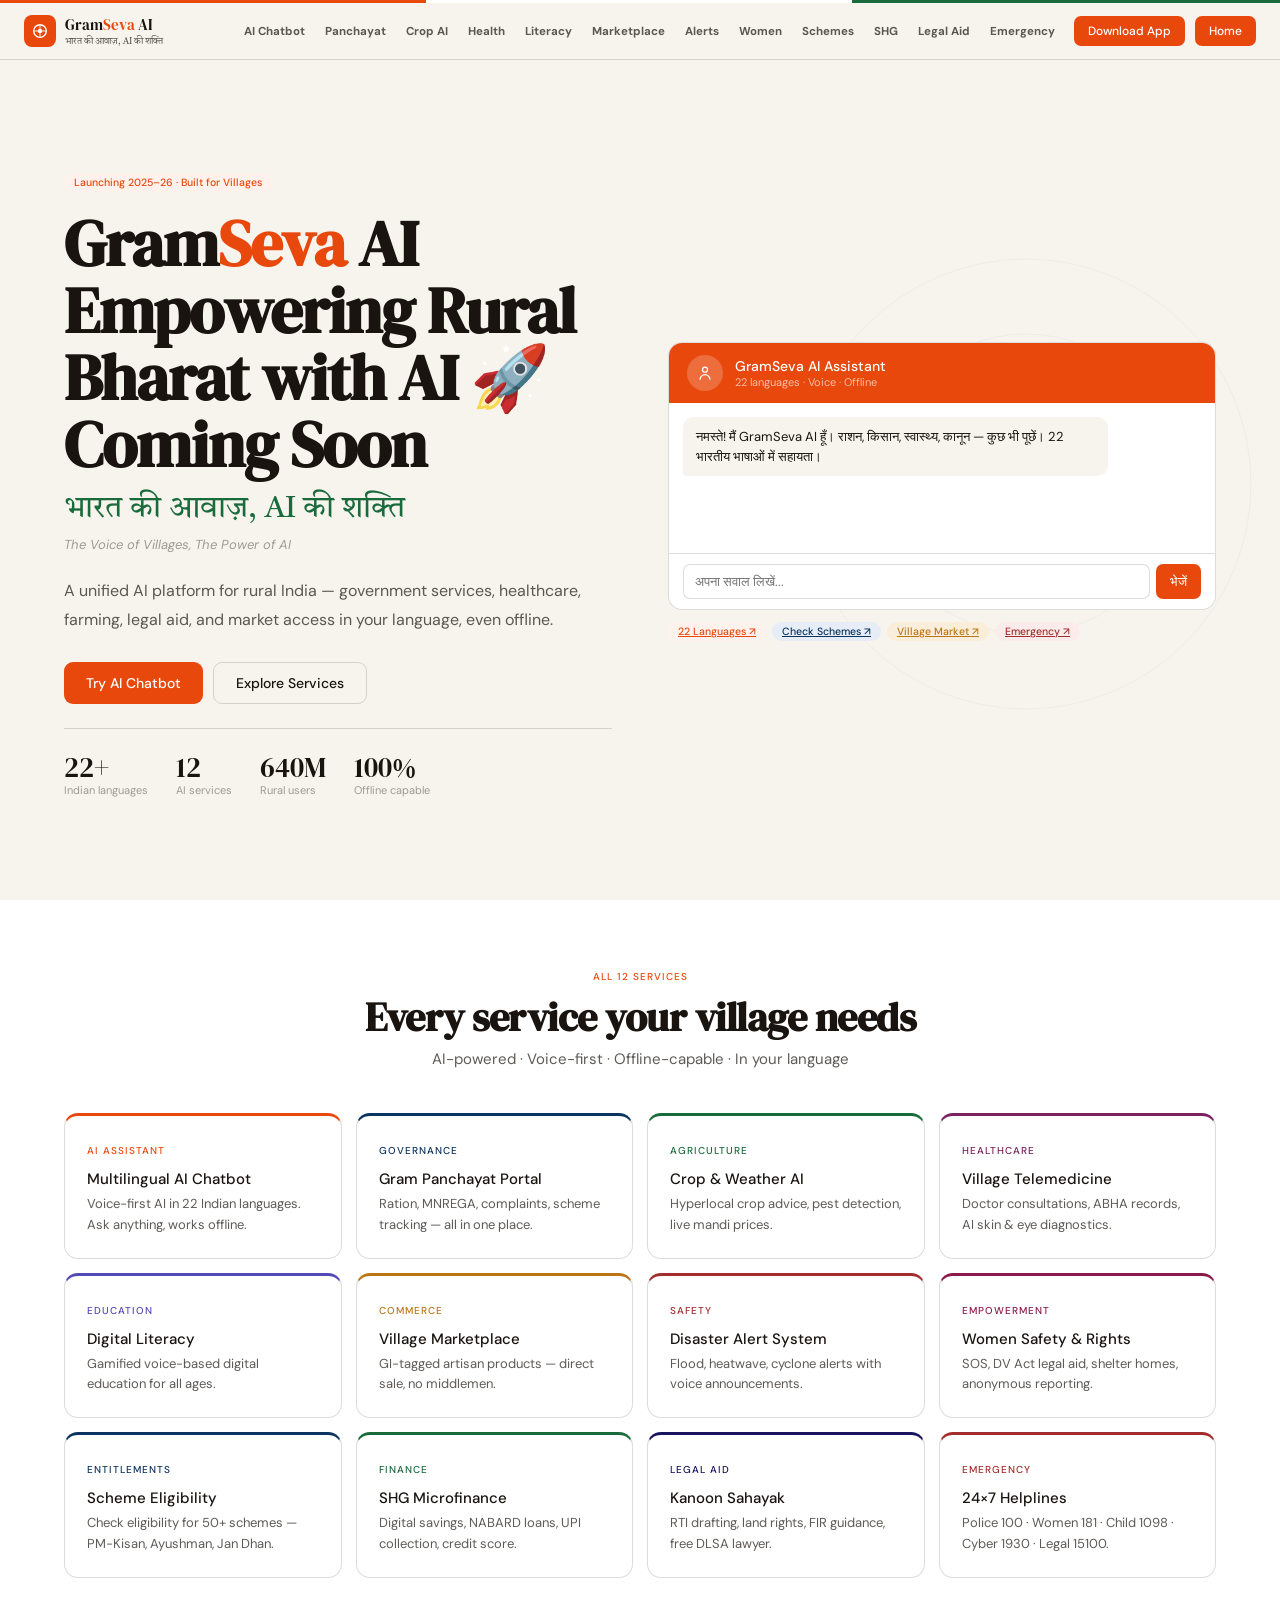
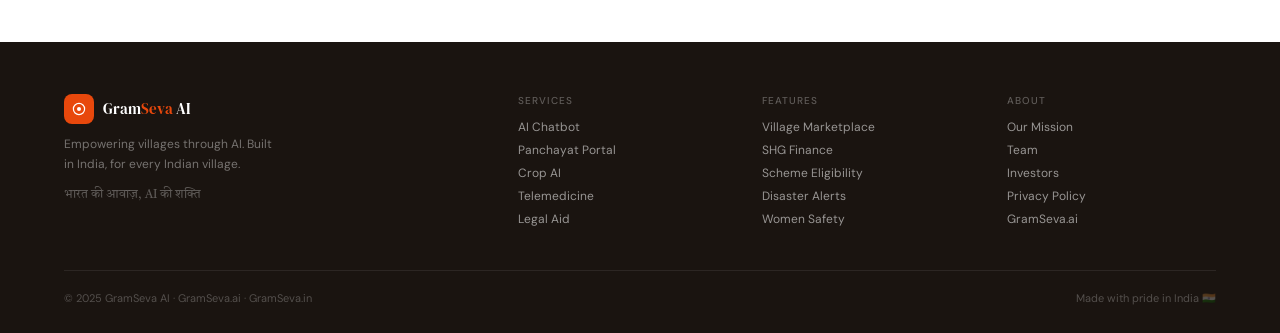
<file: index.html>
<!DOCTYPE html>
<html lang="hi">
<head>
  <meta charset="UTF-8">
  <meta name="viewport" content="width=device-width, initial-scale=1.0">
  <title>Home — GramSeva AI Coming Soon</title>
  <link rel="stylesheet" href="style.css">
</head>
<body>
<div class="stripe"></div>

<nav>
  <div class="nav-inner">
    <a href="index.html" class="nav-logo">
      <div class="logo-mark"><svg width="18" height="18" viewBox="0 0 20 20" fill="none"><circle cx="10" cy="10" r="7" stroke="white" stroke-width="1.5"/><circle cx="10" cy="10" r="2.5" fill="white"/><line x1="10" y1="3" x2="10" y2="17" stroke="white" stroke-width="1"/><line x1="3" y1="10" x2="17" y2="10" stroke="white" stroke-width="1"/></svg></div>
      <div><div class="logo-en">Gram<span>Seva</span> AI</div><div class="logo-hi">भारत की आवाज़, AI की शक्ति</div></div>
    </a>
    <div class="nav-links" id="navLinks">
      <a href="chatbot.html"><b>AI Chatbot</b></a>
      <a href="panchayat.html"><b>Panchayat</b></a>
      <a href="crop.html"><b>Crop AI</b></a>
      <a href="health.html"><b>Health</b></a>
      <a href="literacy.html"><b>Literacy</b></a>
      <a href="market.html"><b>Marketplace</b></a>
      <a href="disaster.html"><b>Alerts</b></a>
      <a href="women.html"><b>Women</b></a>
      <a href="schemes.html"><b>Schemes</b></a>
      <a href="shg.html"><b>SHG</b></a>
      <a href="legal.html"><b>Legal Aid</b></a>
      <a href="emergency.html"><b>Emergency</b></a>
    </div>
    <button class="nav-cta" onclick="openModal('download')">Download App</button>
    <a href="index.html" class="nav-cta">Home</a>
    <button class="nav-toggle" id="navToggle" onclick="toggleNav()"><span></span><span></span><span></span></button>
  </div>
</nav>

<div class="page">

  <!-- Hero -->
  <section class="hero hero--home">
    <div class="hero-inner">
      <!-- background decoration -->
      <div class="home-bg-circle" aria-hidden="true">
        <svg viewBox="0 0 400 400"><circle cx="200" cy="200" r="180" stroke="#0C3460" stroke-width="0.8" fill="none"/><circle cx="200" cy="200" r="120" stroke="#0C3460" stroke-width="0.8" fill="none"/><circle cx="200" cy="200" r="60" stroke="#0C3460" stroke-width="0.8" fill="none"/><circle cx="200" cy="200" r="12" fill="#0C3460"/></svg>
      </div>
      <div class="two-col two-col--center">
        <!-- Left -->
        <div class="fu">
          <span class="bdg bdg-sf mb-18" style="display:inline-block">Launching 2025–26 · Built for Villages</span>
           <h1 class="text-ink">
              Gram<span class="text-sf">Seva</span> AI
              <span>
              Empowering Rural Bharat with AI 🚀 Coming Soon
              </span>
            </h1>
          <div class="home-tagline-hi">भारत की आवाज़, AI की शक्ति</div>
          <div class="subtext">The Voice of Villages, The Power of AI</div>
          <p class="lead mb-28">A unified AI platform for rural India — government services, healthcare, farming, legal aid, and market access in your language, even offline.</p>
          <div class="btn-row btn-row--no-top">
            <a href="chatbot.html" class="btn btn-p">Try AI Chatbot</a>
            <a href="#services" class="btn btn-s">Explore Services</a>
          </div>
          <div class="stat-row stat-row--ink">
            <div><div class="stat-num text-ink font-serif">22+</div><div class="stat-lbl" style="color:var(--i40)">Indian languages</div></div>
            <div><div class="stat-num text-ink font-serif">12</div><div class="stat-lbl" style="color:var(--i40)">AI services</div></div>
            <div><div class="stat-num text-ink font-serif">640M</div><div class="stat-lbl" style="color:var(--i40)">Rural users</div></div>
            <div><div class="stat-num text-ink font-serif">100%</div><div class="stat-lbl" style="color:var(--i40)">Offline capable</div></div>
          </div>
        </div>
        <!-- Right: chat widget -->
        <div class="fu2">
          <div class="panel">
            <div class="panel-header panel-header--sf">
              <div class="flex items-center gap-12">
                <div class="chat-avatar"><svg width="20" height="20" viewBox="0 0 24 24" fill="none" stroke="white" stroke-width="1.5"><circle cx="12" cy="8" r="3"/><path d="M6 20c0-3.3 2.7-6 6-6s6 2.7 6 6"/></svg></div>
                <div>
                  <div class="chat-header-title">GramSeva AI Assistant</div>
                  <div class="chat-header-sub">22 languages · Voice · Offline</div>
                </div>
              </div>
            </div>
            <div class="chat-msgs" id="hmsgs">
              <div class="chat-bubble chat-bubble--bot">नमस्ते! मैं GramSeva AI हूँ। राशन, किसान, स्वास्थ्य, कानून — कुछ भी पूछें। 22 भारतीय भाषाओं में सहायता।</div>
            </div>
            <div class="chat-input-row">
              <input id="hci" class="chat-input" placeholder="अपना सवाल लिखें..." onkeydown="if(event.key==='Enter')hChat()">
              <button onclick="hChat()" class="chat-send">भेजें</button>
            </div>
          </div>
          <div class="flex flex-wrap gap-6 mt-12">
            <a href="chatbot.html" class="bdg bdg-sf">22 Languages ↗</a>
            <a href="schemes.html" class="bdg bdg-nv">Check Schemes ↗</a>
            <a href="market.html" class="bdg bdg-am">Village Market ↗</a>
            <a href="emergency.html" class="bdg bdg-rd">Emergency ↗</a>
          </div>
        </div>
      </div>
    </div>
  </section>

  <!-- Services grid -->
  <section class="sec sec--white" id="services">
    <div class="sec-in">
      <div class="text-center mb-44">
        <div class="stag text-sf">All 12 Services</div>
        <h2>Every service your village needs</h2>
        <p class="section-intro">AI-powered · Voice-first · Offline-capable · In your language</p>
      </div>
      <div class="auto-grid">
        <a href="chatbot.html"  class="card card--link card--sf"><div class="stag text-sf">AI Assistant</div><div class="cname">Multilingual AI Chatbot</div><div class="cdesc">Voice-first AI in 22 Indian languages. Ask anything, works offline.</div></a>
        <a href="panchayat.html" class="card card--link card--nv"><div class="stag text-nv">Governance</div><div class="cname">Gram Panchayat Portal</div><div class="cdesc">Ration, MNREGA, complaints, scheme tracking — all in one place.</div></a>
        <a href="crop.html"    class="card card--link card--gn"><div class="stag text-gn">Agriculture</div><div class="cname">Crop & Weather AI</div><div class="cdesc">Hyperlocal crop advice, pest detection, live mandi prices.</div></a>
        <a href="health.html"  class="card card--link card--health"><div class="stag text-health">Healthcare</div><div class="cname">Village Telemedicine</div><div class="cdesc">Doctor consultations, ABHA records, AI skin & eye diagnostics.</div></a>
        <a href="literacy.html" class="card card--link card--pu"><div class="stag text-pu">Education</div><div class="cname">Digital Literacy</div><div class="cdesc">Gamified voice-based digital education for all ages.</div></a>
        <a href="market.html"  class="card card--link card--am"><div class="stag text-am">Commerce</div><div class="cname">Village Marketplace</div><div class="cdesc">GI-tagged artisan products — direct sale, no middlemen.</div></a>
        <a href="disaster.html" class="card card--link card--rd"><div class="stag text-rd">Safety</div><div class="cname">Disaster Alert System</div><div class="cdesc">Flood, heatwave, cyclone alerts with voice announcements.</div></a>
        <a href="women.html"   class="card card--link card--women"><div class="stag text-women">Empowerment</div><div class="cname">Women Safety & Rights</div><div class="cdesc">SOS, DV Act legal aid, shelter homes, anonymous reporting.</div></a>
        <a href="schemes.html" class="card card--link card--nv"><div class="stag text-nv">Entitlements</div><div class="cname">Scheme Eligibility</div><div class="cdesc">Check eligibility for 50+ schemes — PM-Kisan, Ayushman, Jan Dhan.</div></a>
        <a href="shg.html"     class="card card--link card--gn"><div class="stag text-gn">Finance</div><div class="cname">SHG Microfinance</div><div class="cdesc">Digital savings, NABARD loans, UPI collection, credit score.</div></a>
        <a href="legal.html"   class="card card--link card--legal"><div class="stag text-legal">Legal Aid</div><div class="cname">Kanoon Sahayak</div><div class="cdesc">RTI drafting, land rights, FIR guidance, free DLSA lawyer.</div></a>
        <a href="emergency.html" class="card card--link card--rd"><div class="stag text-rd">Emergency</div><div class="cname">24×7 Helplines</div><div class="cdesc">Police 100 · Women 181 · Child 1098 · Cyber 1930 · Legal 15100.</div></a>
      </div>
    </div>
  </section>

</div><!-- /.page -->

<footer>
  <div class="foot-in">
    <div class="foot-grid">
      <div class="foot-brand">
        <div class="foot-logo-wrap"><div class="foot-logo-mark"><svg width="16" height="16" viewBox="0 0 20 20" fill="none"><circle cx="10" cy="10" r="7" stroke="white" stroke-width="1.5"/><circle cx="10" cy="10" r="2.5" fill="white"/></svg></div><span class="foot-logo-name">Gram<span>Seva</span> AI</span></div>
        <p>Empowering villages through AI. Built in India, for every Indian village.</p>
        <div class="foot-hi">भारत की आवाज़, AI की शक्ति</div>
      </div>
      <div class="foot-col"><h4>Services</h4><a href="chatbot.html">AI Chatbot</a><a href="panchayat.html">Panchayat Portal</a><a href="crop.html">Crop AI</a><a href="health.html">Telemedicine</a><a href="legal.html">Legal Aid</a></div>
      <div class="foot-col"><h4>Features</h4><a href="market.html">Village Marketplace</a><a href="shg.html">SHG Finance</a><a href="schemes.html">Scheme Eligibility</a><a href="disaster.html">Disaster Alerts</a><a href="women.html">Women Safety</a></div>
      <div class="foot-col"><h4>About</h4><a href="#">Our Mission</a><a href="#">Team</a><a href="#">Investors</a><a href="#">Privacy Policy</a><a href="#">GramSeva.ai</a></div>
    </div>
    <div class="foot-bot"><p>© 2025 GramSeva AI · GramSeva.ai · GramSeva.in</p><p>Made with pride in India 🇮🇳</p></div>
  </div>
</footer>

<style>
  /* index-only layout helpers not worth polluting global CSS */
  .home-bg-circle { position:absolute; right:-60px; top:50%; transform:translateY(-50%); width:500px; height:500px; opacity:.04; pointer-events:none; }
  .home-tagline-hi { font-family:'Tiro Devanagari Hindi',serif; font-size:clamp(20px,2.8vw,30px); color:var(--gn); margin-bottom:6px; line-height:1.4; }
  .chat-avatar { width:36px; height:36px; border-radius:50%; background:rgba(255,255,255,.2); display:flex; align-items:center; justify-content:center; }
  .text-ink { color:var(--ink); }
  .mb-18 { margin-bottom:18px; }
  .mb-28 { margin-bottom:28px; }
</style>
<script>
  const R=['आपके PM-Kisan के लिए ₹6,000/वर्ष मिल सकता है।','आपके क्षेत्र में 3 दिनों में 60% बारिश। सिंचाई रोकें।','राशन कार्ड सक्रिय है। 35 kg चावल आवंटित।','Ayushman के तहत ₹5 लाख का कवर उपलब्ध है।']; let n=0;
  function hChat(){const i=document.getElementById('hci'),m=document.getElementById('hmsgs');if(!i.value.trim())return;const u=document.createElement('div');u.className='chat-bubble chat-bubble--user';u.textContent=i.value;m.appendChild(u);i.value='';const t=document.createElement('div');t.className='chat-bubble chat-bubble--bot';t.textContent='...';m.appendChild(t);m.scrollTop=m.scrollHeight;setTimeout(()=>{t.textContent=R[n%R.length];n++;m.scrollTop=m.scrollHeight;},1200);}
  function toggleNav(){const l=document.getElementById('navLinks'),b=document.getElementById('navToggle');l.classList.toggle('mobile');l.classList.toggle('show');b.classList.toggle('active');}
  document.querySelectorAll('.nav-links a').forEach(a=>a.addEventListener('click',()=>{const l=document.getElementById('navLinks'),b=document.getElementById('navToggle');if(l.classList.contains('mobile')){l.classList.remove('show');b.classList.remove('active');}}));
</script>
</body>
</html>
</file>
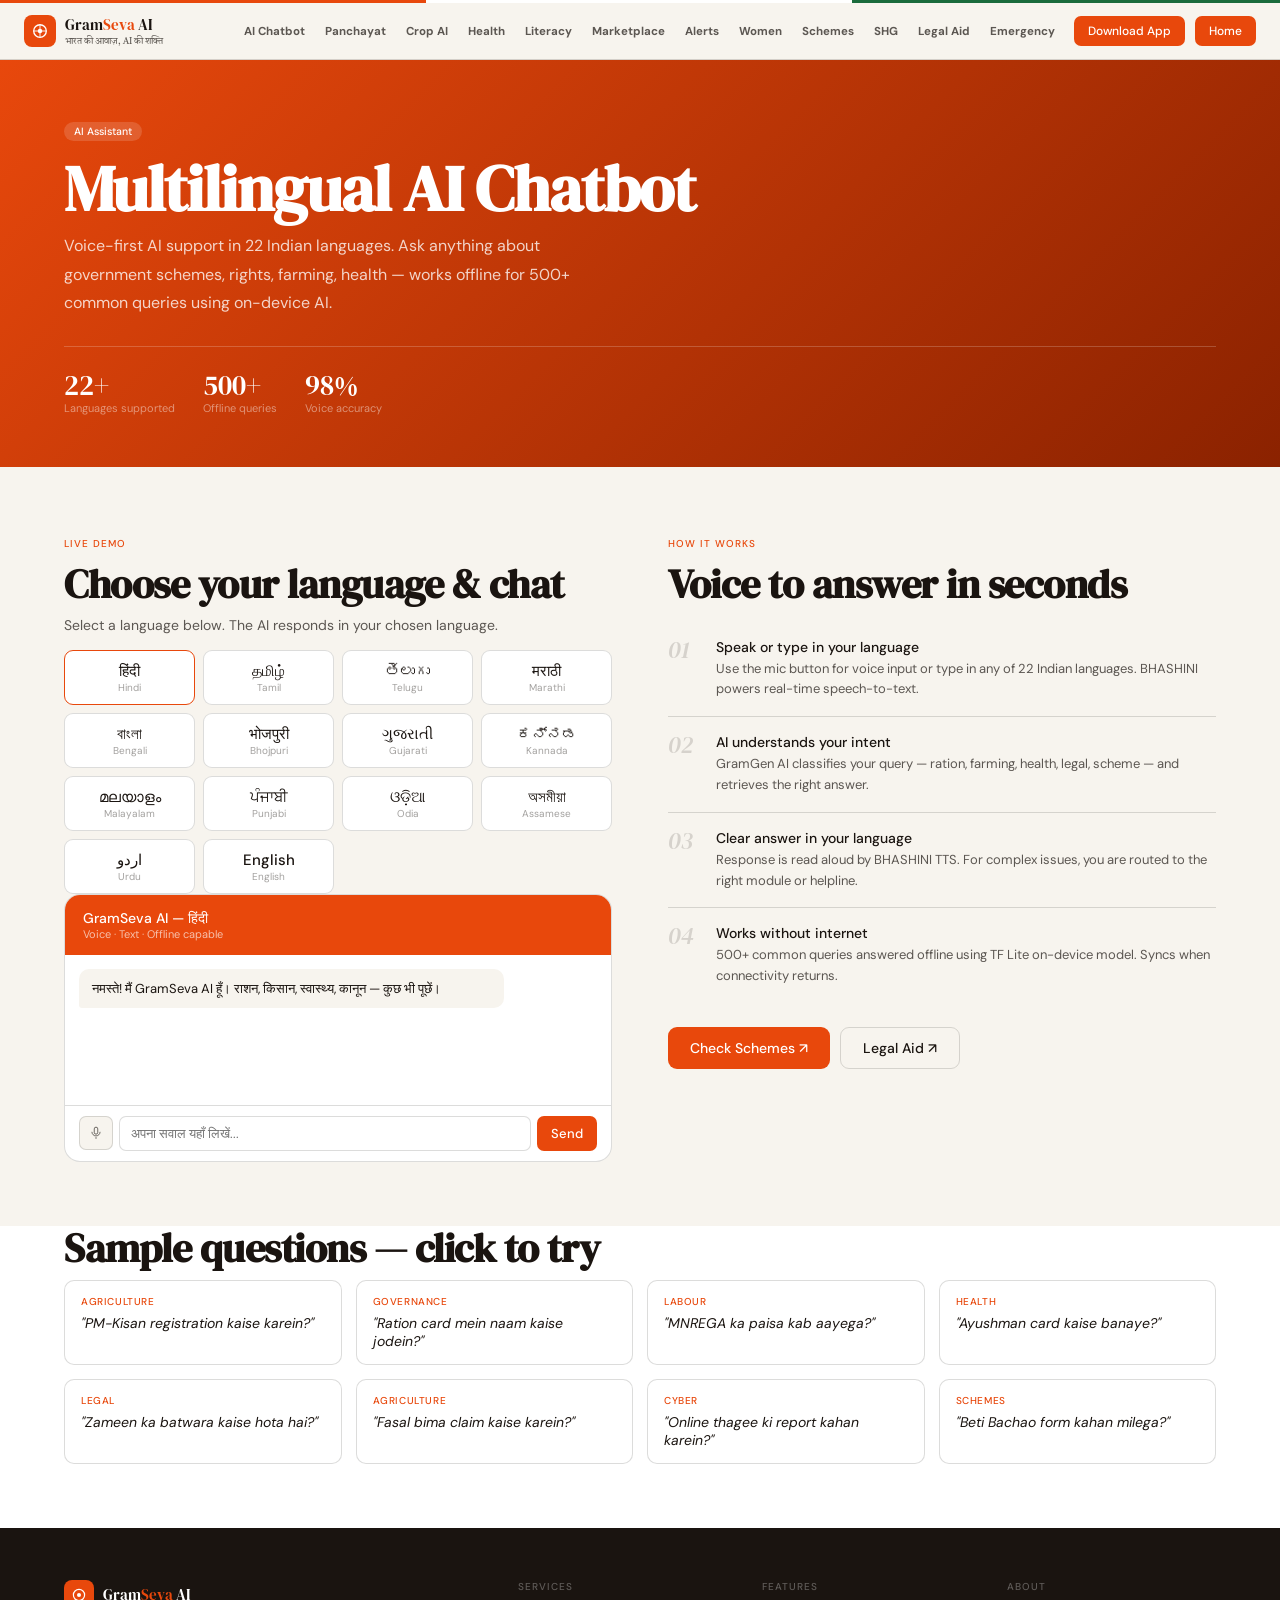
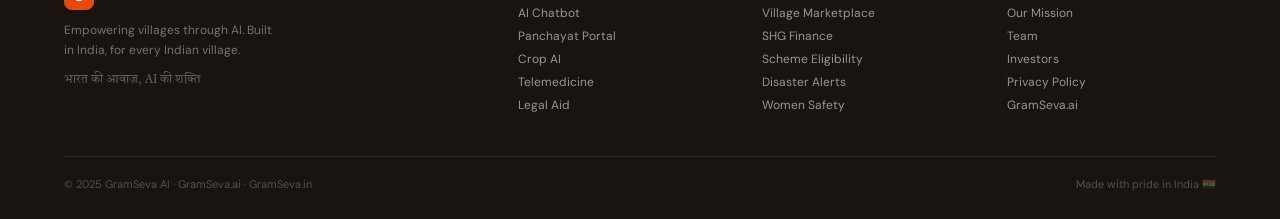
<file: chatbot.html>
<!DOCTYPE html>
<html lang="hi">
<head>
  <meta charset="UTF-8"><meta name="viewport" content="width=device-width, initial-scale=1.0">
  <title>AI Chatbot — GramSeva AI</title>
  <link rel="stylesheet" href="style.css">
</head>
<body>
<div class="stripe"></div>
<nav>
  <div class="nav-inner">
    <a href="index.html" class="nav-logo">
      <div class="logo-mark"><svg width="18" height="18" viewBox="0 0 20 20" fill="none"><circle cx="10" cy="10" r="7" stroke="white" stroke-width="1.5"/><circle cx="10" cy="10" r="2.5" fill="white"/><line x1="10" y1="3" x2="10" y2="17" stroke="white" stroke-width="1"/><line x1="3" y1="10" x2="17" y2="10" stroke="white" stroke-width="1"/></svg></div>
      <div><div class="logo-en">Gram<span>Seva</span> AI</div><div class="logo-hi">भारत की आवाज़, AI की शक्ति</div></div>
    </a>
    <div class="nav-links" id="navLinks">
      <a href="chatbot.html"><b>AI Chatbot</b></a>
      <a href="panchayat.html"><b>Panchayat</b></a>
      <a href="crop.html"><b>Crop AI</b></a>
      <a href="health.html"><b>Health</b></a>
      <a href="literacy.html"><b>Literacy</b></a>
      <a href="market.html"><b>Marketplace</b></a>
      <a href="disaster.html"><b>Alerts</b></a>
      <a href="women.html"><b>Women</b></a>
      <a href="schemes.html"><b>Schemes</b></a>
      <a href="shg.html"><b>SHG</b></a>
      <a href="legal.html"><b>Legal Aid</b></a>
      <a href="emergency.html"><b>Emergency</b></a>
    </div>
    <button class="nav-cta" onclick="openModal('download')">Download App</button>
    <a href="index.html" class="nav-cta">Home</a>
    <button class="nav-toggle" id="navToggle" onclick="toggleNav()"><span></span><span></span><span></span></button>
  </div>
</nav>
<div class="page">

<section class="hero hero--chatbot">
  <div class="hero-inner fu">
    <!-- <a href="index.html" class="back-btn"><svg viewBox="0 0 24 24"><polyline points="15,18 9,12 15,6"/></svg>Back to Home</a> -->
    <span class="bdg bdg--hero">AI Assistant</span>
    <h1 class="text-white">Multilingual AI Chatbot</h1>
    <p class="lead lead--white">Voice-first AI support in 22 Indian languages. Ask anything about government schemes, rights, farming, health — works offline for 500+ common queries using on-device AI.</p>
    <div class="stat-row">
      <div><div class="stat-num">22+</div><div class="stat-lbl">Languages supported</div></div>
      <div><div class="stat-num">500+</div><div class="stat-lbl">Offline queries</div></div>
      <div><div class="stat-num">98%</div><div class="stat-lbl">Voice accuracy</div></div>
    </div>
  </div>
</section>

<section class="sec">
  <div class="sec-in">
    <div class="two-col">
      <div>
        <div class="stag text-sf">Live Demo</div>
        <h2>Choose your language & chat</h2>
        <p class="mt-4 mb-16" style="font-size:14px;color:var(--i70)">Select a language below. The AI responds in your chosen language.</p>
        <div class="auto-grid-xs mb-20" id="lgrid"></div>
        <div class="chat-wrap">
          <div class="chat-header">
            <div class="chat-header-title" id="cbt">GramSeva AI — हिंदी</div>
            <div class="chat-header-sub">Voice · Text · Offline capable</div>
          </div>
          <div class="chat-msgs" id="cbmsgs">
            <div class="chat-bubble chat-bubble--bot" id="cbgreet">नमस्ते! मैं GramSeva AI हूँ। राशन, किसान, स्वास्थ्य, कानून — कुछ भी पूछें।</div>
          </div>
          <div class="chat-input-row">
            <div class="chat-mic"><svg width="14" height="14" viewBox="0 0 24 24" fill="none" stroke="var(--i70)" stroke-width="1.5"><rect x="9" y="2" width="6" height="12" rx="3"/><path d="M5 10c0 3.9 3.1 7 7 7s7-3.1 7-7M12 19v3"/></svg></div>
            <input id="cbi" class="chat-input" placeholder="अपना सवाल यहाँ लिखें..." onkeydown="if(event.key==='Enter')cbSend()">
            <button onclick="cbSend()" class="chat-send">Send</button>
          </div>
        </div>
      </div>
      <div>
        <div class="stag text-sf">How it works</div>
        <h2>Voice to answer in seconds</h2>
        <div class="step-list mt-16">
          <div class="step"><div class="snum">01</div><div><div class="stitle">Speak or type in your language</div><div class="sdesc">Use the mic button for voice input or type in any of 22 Indian languages. BHASHINI powers real-time speech-to-text.</div></div></div>
          <div class="step"><div class="snum">02</div><div><div class="stitle">AI understands your intent</div><div class="sdesc">GramGen AI classifies your query — ration, farming, health, legal, scheme — and retrieves the right answer.</div></div></div>
          <div class="step"><div class="snum">03</div><div><div class="stitle">Clear answer in your language</div><div class="sdesc">Response is read aloud by BHASHINI TTS. For complex issues, you are routed to the right module or helpline.</div></div></div>
          <div class="step"><div class="snum">04</div><div><div class="stitle">Works without internet</div><div class="sdesc">500+ common queries answered offline using TF Lite on-device model. Syncs when connectivity returns.</div></div></div>
        </div>
        <div class="btn-row"><a href="schemes.html" class="btn btn-p">Check Schemes ↗</a><a href="legal.html" class="btn btn-s">Legal Aid ↗</a></div>
      </div>
    </div>
  </div>
</section>

<section class="sec sec--white sec--no-top">
  <div class="sec-in">
    <h2>Sample questions — click to try</h2>
    <div class="auto-grid mt-20" id="sqgrid"></div>
  </div>
</section>

</div>
<footer>
  <div class="foot-in">
    <div class="foot-grid">
      <div class="foot-brand"><div class="foot-logo-wrap"><div class="foot-logo-mark"><svg width="16" height="16" viewBox="0 0 20 20" fill="none"><circle cx="10" cy="10" r="7" stroke="white" stroke-width="1.5"/><circle cx="10" cy="10" r="2.5" fill="white"/></svg></div><span class="foot-logo-name">Gram<span>Seva</span> AI</span></div><p>Empowering villages through AI. Built in India, for every Indian village.</p><div class="foot-hi">भारत की आवाज़, AI की शक्ति</div></div>
      <div class="foot-col"><h4>Services</h4><a href="chatbot.html">AI Chatbot</a><a href="panchayat.html">Panchayat Portal</a><a href="crop.html">Crop AI</a><a href="health.html">Telemedicine</a><a href="legal.html">Legal Aid</a></div>
      <div class="foot-col"><h4>Features</h4><a href="market.html">Village Marketplace</a><a href="shg.html">SHG Finance</a><a href="schemes.html">Scheme Eligibility</a><a href="disaster.html">Disaster Alerts</a><a href="women.html">Women Safety</a></div>
      <div class="foot-col"><h4>About</h4><a href="#">Our Mission</a><a href="#">Team</a><a href="#">Investors</a><a href="#">Privacy Policy</a><a href="#">GramSeva.ai</a></div>
    </div>
    <div class="foot-bot"><p>© 2025 GramSeva AI · GramSeva.ai · GramSeva.in</p><p>Made with pride in India 🇮🇳</p></div>
  </div>
</footer>

<script>
function toggleNav(){const l=document.getElementById('navLinks'),b=document.getElementById('navToggle');l.classList.toggle('mobile');l.classList.toggle('show');b.classList.toggle('active');}
document.querySelectorAll('.nav-links a').forEach(a=>a.addEventListener('click',()=>{const l=document.getElementById('navLinks'),b=document.getElementById('navToggle');if(l.classList.contains('mobile')){l.classList.remove('show');b.classList.remove('active');}}));
const LANGS=[{c:'hi',n:'हिंदी',e:'Hindi',g:'नमस्ते! मैं GramSeva AI हूँ। राशन, किसान, स्वास्थ्य, कानून — कुछ भी पूछें।'},{c:'ta',n:'தமிழ்',e:'Tamil',g:'வணக்கம்! GramSeva AI நான். நான் உங்களுக்கு எப்படி உதவலாம்?'},{c:'te',n:'తెలుగు',e:'Telugu',g:'నమస్కారం! నేను GramSeva AI.'},{c:'mr',n:'मराठी',e:'Marathi',g:'नमस्कार! मी GramSeva AI.'},{c:'bn',n:'বাংলা',e:'Bengali',g:'নমস্কার! আমি GramSeva AI।'},{c:'bh',n:'भोजपुरी',e:'Bhojpuri',g:'प्रणाम! हम GramSeva AI बानी।'},{c:'gu',n:'ગુજરાતી',e:'Gujarati',g:'નમસ્તે! હું GramSeva AI.'},{c:'kn',n:'ಕನ್ನಡ',e:'Kannada',g:'ನಮಸ್ಕಾರ! ನಾನು GramSeva AI.'},{c:'ml',n:'മലയാളം',e:'Malayalam',g:'നമസ്കാരം! ഞാൻ GramSeva AI.'},{c:'pa',n:'ਪੰਜਾਬੀ',e:'Punjabi',g:'ਸਤਿ ਸ੍ਰੀ ਅਕਾਲ! ਮੈਂ GramSeva AI ਹਾਂ।'},{c:'od',n:'ଓଡ଼ିଆ',e:'Odia',g:'ନମସ୍କାର! ମୁଁ GramSeva AI।'},{c:'as',n:'অসমীয়া',e:'Assamese',g:'নমস্কাৰ! মই GramSeva AI।'},{c:'ur',n:'اردو',e:'Urdu',g:'السلام علیکم! میں GramSeva AI ہوں۔'},{c:'en',n:'English',e:'English',g:'Hello! I am GramSeva AI. How can I help you today?'}];
const BR=['आपके PM-Kisan के लिए ₹6,000/वर्ष मिल सकता है।','आपके क्षेत्र में 3 दिन में 60% बारिश। सिंचाई रोकें।','राशन कार्ड सक्रिय है। 35 kg चावल आवंटित।','Ayushman के तहत ₹5 लाख का कवर उपलब्ध।','RTI दाखिल करने में मैं मदद कर सकता हूँ।'];
let n=0,cl=0;
const SQ=[{q:'PM-Kisan registration kaise karein?',c:'Agriculture'},{q:'Ration card mein naam kaise jodein?',c:'Governance'},{q:'MNREGA ka paisa kab aayega?',c:'Labour'},{q:'Ayushman card kaise banaye?',c:'Health'},{q:'Zameen ka batwara kaise hota hai?',c:'Legal'},{q:'Fasal bima claim kaise karein?',c:'Agriculture'},{q:'Online thagee ki report kahan karein?',c:'Cyber'},{q:'Beti Bachao form kahan milega?',c:'Schemes'}];
window.addEventListener('DOMContentLoaded',()=>{
  const g=document.getElementById('lgrid');
  LANGS.forEach((l,i)=>{const d=document.createElement('div');d.style.cssText=`background:white;border:1.5px solid ${i===0?'var(--sf)':'var(--i15)'};border-radius:9px;padding:10px 12px;cursor:pointer;text-align:center;transition:all .15s`;d.innerHTML=`<div style="font-size:15px;font-weight:500;color:var(--ink)">${l.n}</div><div style="font-size:10px;color:var(--i40)">${l.e}</div>`;d.onclick=()=>{g.querySelectorAll('div').forEach(x=>x.style.borderColor='var(--i15)');d.style.borderColor='var(--sf)';cl=i;document.getElementById('cbt').textContent='GramSeva AI — '+l.n;document.getElementById('cbgreet').textContent=l.g;const m=document.getElementById('cbmsgs');Array.from(m.children).forEach((x,j)=>{if(j>0)x.remove();});};g.appendChild(d);});
  const sq=document.getElementById('sqgrid');
  SQ.forEach(q=>{const d=document.createElement('div');d.style.cssText='background:white;border:1px solid var(--i15);border-radius:10px;padding:14px 16px;cursor:pointer;transition:all .15s';d.innerHTML=`<div style="font-size:10px;font-weight:500;color:var(--sf);text-transform:uppercase;letter-spacing:.06em;margin-bottom:6px">${q.c}</div><div style="font-size:14px;color:var(--ink);font-style:italic">"${q.q}"</div>`;d.onmouseover=()=>d.style.borderColor='var(--sf)';d.onmouseout=()=>d.style.borderColor='var(--i15)';d.onclick=()=>{document.getElementById('cbi').value=q.q;cbSend();};sq.appendChild(d);});
});
function cbSend(){const i=document.getElementById('cbi'),m=document.getElementById('cbmsgs');if(!i.value.trim())return;const u=document.createElement('div');u.className='chat-bubble chat-bubble--user';u.textContent=i.value;m.appendChild(u);i.value='';const t=document.createElement('div');t.className='chat-bubble chat-bubble--bot';t.textContent='...';m.appendChild(t);m.scrollTop=m.scrollHeight;setTimeout(()=>{t.textContent=BR[n%BR.length];n++;m.scrollTop=m.scrollHeight;},1200);}
</script>
</body>
</html>
</file>
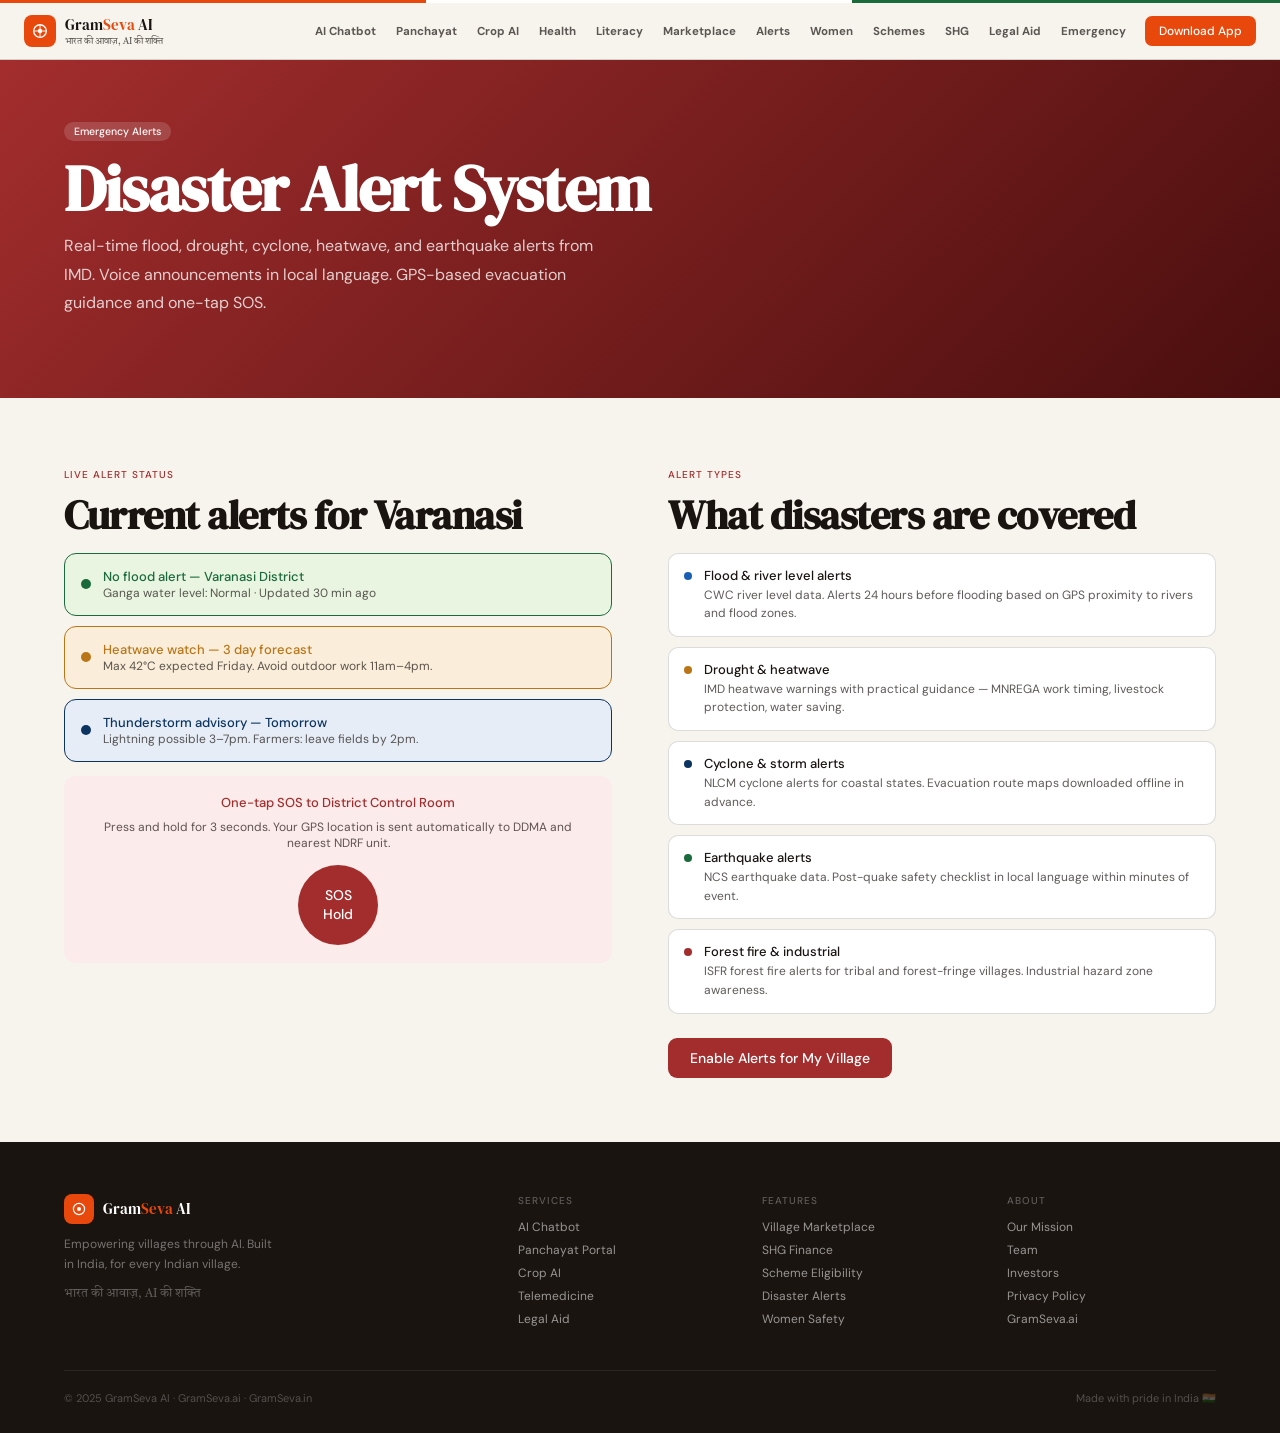
<file: disaster.html>
<!DOCTYPE html>
<html lang="hi">
<head>
  <meta charset="UTF-8"><meta name="viewport" content="width=device-width, initial-scale=1.0">
  <title>Disaster Alert System — GramSeva AI</title>
  <link rel="stylesheet" href="style.css">
</head>
<body>
<div class="stripe"></div><nav>
  <div class="nav-inner">
    <a href="index.html" class="nav-logo">
      <div class="logo-mark"><svg width="18" height="18" viewBox="0 0 20 20" fill="none"><circle cx="10" cy="10" r="7" stroke="white" stroke-width="1.5"/><circle cx="10" cy="10" r="2.5" fill="white"/><line x1="10" y1="3" x2="10" y2="17" stroke="white" stroke-width="1"/><line x1="3" y1="10" x2="17" y2="10" stroke="white" stroke-width="1"/></svg></div>
      <div><div class="logo-en">Gram<span>Seva</span> AI</div><div class="logo-hi">भारत की आवाज़, AI की शक्ति</div></div>
    </a>
    <div class="nav-links" id="navLinks">
      <a href="chatbot.html"><b>AI Chatbot</b></a>
      <a href="panchayat.html"><b>Panchayat</b></a>
      <a href="crop.html"><b>Crop AI</b></a>
      <a href="health.html"><b>Health</b></a>
      <a href="literacy.html"><b>Literacy</b></a>
      <a href="market.html"><b>Marketplace</b></a>
      <a href="disaster.html"><b>Alerts</b></a>
      <a href="women.html"><b>Women</b></a>
      <a href="schemes.html"><b>Schemes</b></a>
      <a href="shg.html"><b>SHG</b></a>
      <a href="legal.html"><b>Legal Aid</b></a>
      <a href="emergency.html"><b>Emergency</b></a>
    </div>
    <button class="nav-cta" onclick="openModal('download')">Download App</button>
</nav>
<div class="page">
<section class="hero hero--disaster">
  <div class="hero-inner fu">
    <span class="bdg bdg--hero">Emergency Alerts</span>
    <h1 class="text-white">Disaster Alert System</h1>
    <p class="lead lead--white">Real-time flood, drought, cyclone, heatwave, and earthquake alerts from IMD. Voice announcements in local language. GPS-based evacuation guidance and one-tap SOS.</p>
  </div>
</section>
<section class="sec"><div class="sec-in"><div class="two-col">
  <div>
    <div class="stag text-rd">Live Alert Status</div><h2>Current alerts for Varanasi</h2>
    <div class="alert-row">
      <div class="alert-item alert-item--gn"><div class="alert-dot" style="background:var(--gn)"></div><div><div class="alert-title text-gn">No flood alert — Varanasi District</div><div class="alert-desc">Ganga water level: Normal · Updated 30 min ago</div></div></div>
      <div class="alert-item alert-item--am"><div class="alert-dot" style="background:var(--am)"></div><div><div class="alert-title text-am">Heatwave watch — 3 day forecast</div><div class="alert-desc">Max 42°C expected Friday. Avoid outdoor work 11am–4pm.</div></div></div>
      <div class="alert-item alert-item--nv"><div class="alert-dot" style="background:var(--nv)"></div><div><div class="alert-title text-nv">Thunderstorm advisory — Tomorrow</div><div class="alert-desc">Lightning possible 3–7pm. Farmers: leave fields by 2pm.</div></div></div>
    </div>
    <div class="sos-box mt-14">
      <div class="sos-title">One-tap SOS to District Control Room</div>
      <div class="sos-desc">Press and hold for 3 seconds. Your GPS location is sent automatically to DDMA and nearest NDRF unit.</div>
      <div class="sos-btn"><span>SOS<br>Hold</span></div>
    </div>
  </div>
  <div>
    <div class="stag text-rd">Alert Types</div><h2>What disasters are covered</h2>
    <div class="feat-list mt-16">
      <div class="fi"><div class="fd" style="background:#1A5FB4"></div><div><div class="ft">Flood & river level alerts</div><div class="fb">CWC river level data. Alerts 24 hours before flooding based on GPS proximity to rivers and flood zones.</div></div></div>
      <div class="fi"><div class="fd" style="background:var(--am)"></div><div><div class="ft">Drought & heatwave</div><div class="fb">IMD heatwave warnings with practical guidance — MNREGA work timing, livestock protection, water saving.</div></div></div>
      <div class="fi"><div class="fd" style="background:var(--nv)"></div><div><div class="ft">Cyclone & storm alerts</div><div class="fb">NLCM cyclone alerts for coastal states. Evacuation route maps downloaded offline in advance.</div></div></div>
      <div class="fi"><div class="fd" style="background:var(--gn)"></div><div><div class="ft">Earthquake alerts</div><div class="fb">NCS earthquake data. Post-quake safety checklist in local language within minutes of event.</div></div></div>
      <div class="fi"><div class="fd" style="background:var(--rd)"></div><div><div class="ft">Forest fire & industrial</div><div class="fb">ISFR forest fire alerts for tribal and forest-fringe villages. Industrial hazard zone awareness.</div></div></div>
    </div>
    <div class="btn-row"><button class="btn btn-rd">Enable Alerts for My Village</button></div>
  </div>
</div></div></section>
</div><footer>
  <div class="foot-in">
    <div class="foot-grid">
      <div class="foot-brand"><div class="foot-logo-wrap"><div class="foot-logo-mark"><svg width="16" height="16" viewBox="0 0 20 20" fill="none"><circle cx="10" cy="10" r="7" stroke="white" stroke-width="1.5"/><circle cx="10" cy="10" r="2.5" fill="white"/></svg></div><span class="foot-logo-name">Gram<span>Seva</span> AI</span></div><p>Empowering villages through AI. Built in India, for every Indian village.</p><div class="foot-hi">भारत की आवाज़, AI की शक्ति</div></div>
      <div class="foot-col"><h4>Services</h4><a href="chatbot.html">AI Chatbot</a><a href="panchayat.html">Panchayat Portal</a><a href="crop.html">Crop AI</a><a href="health.html">Telemedicine</a><a href="legal.html">Legal Aid</a></div>
      <div class="foot-col"><h4>Features</h4><a href="market.html">Village Marketplace</a><a href="shg.html">SHG Finance</a><a href="schemes.html">Scheme Eligibility</a><a href="disaster.html">Disaster Alerts</a><a href="women.html">Women Safety</a></div>
      <div class="foot-col"><h4>About</h4><a href="#">Our Mission</a><a href="#">Team</a><a href="#">Investors</a><a href="#">Privacy Policy</a><a href="#">GramSeva.ai</a></div>
    </div>
    <div class="foot-bot"><p>© 2025 GramSeva AI · GramSeva.ai · GramSeva.in</p><p>Made with pride in India 🇮🇳</p></div>
  </div>
</footer>
</body>
</html>
</file>
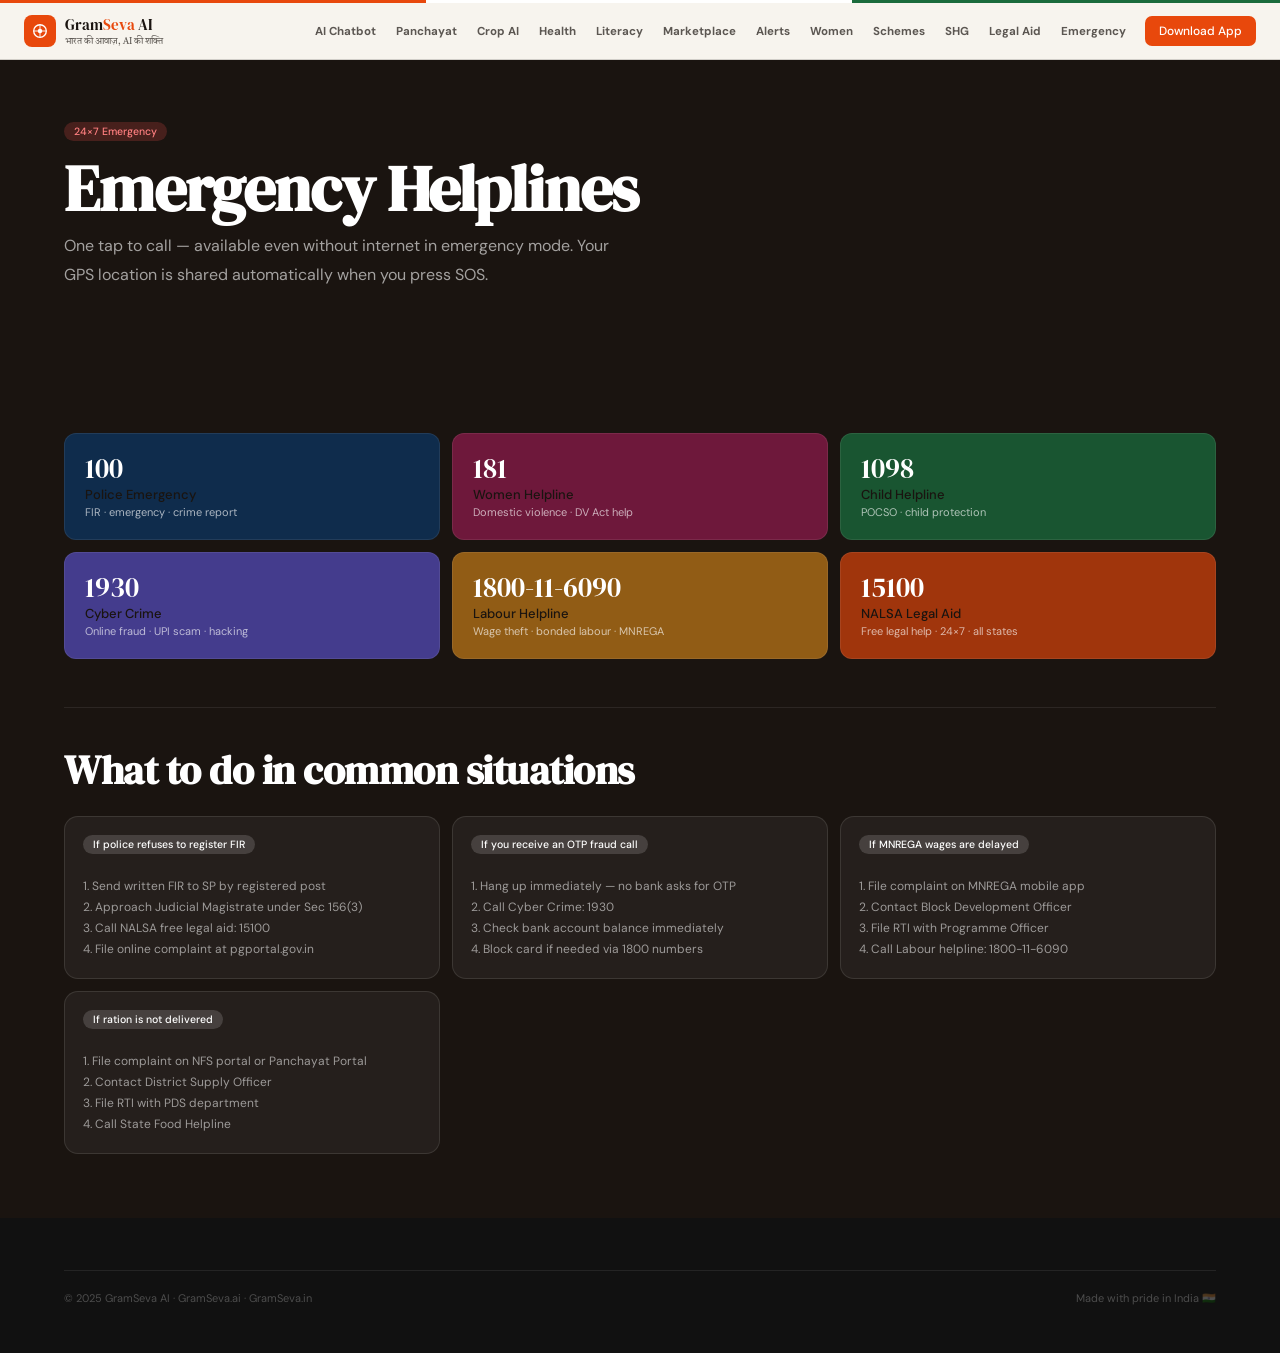
<file: emergency.html>
<!DOCTYPE html>
<html lang="hi">
<head>
  <meta charset="UTF-8"><meta name="viewport" content="width=device-width, initial-scale=1.0">
  <title>Emergency Helplines — GramSeva AI</title>
  <link rel="stylesheet" href="style.css">
</head>
<body>
<div class="stripe"></div><nav>
  <div class="nav-inner">
    <a href="index.html" class="nav-logo">
      <div class="logo-mark"><svg width="18" height="18" viewBox="0 0 20 20" fill="none"><circle cx="10" cy="10" r="7" stroke="white" stroke-width="1.5"/><circle cx="10" cy="10" r="2.5" fill="white"/><line x1="10" y1="3" x2="10" y2="17" stroke="white" stroke-width="1"/><line x1="3" y1="10" x2="17" y2="10" stroke="white" stroke-width="1"/></svg></div>
      <div><div class="logo-en">Gram<span>Seva</span> AI</div><div class="logo-hi">भारत की आवाज़, AI की शक्ति</div></div>
    </a>
    <div class="nav-links" id="navLinks">
      <a href="chatbot.html"><b>AI Chatbot</b></a>
      <a href="panchayat.html"><b>Panchayat</b></a>
      <a href="crop.html"><b>Crop AI</b></a>
      <a href="health.html"><b>Health</b></a>
      <a href="literacy.html"><b>Literacy</b></a>
      <a href="market.html"><b>Marketplace</b></a>
      <a href="disaster.html"><b>Alerts</b></a>
      <a href="women.html"><b>Women</b></a>
      <a href="schemes.html"><b>Schemes</b></a>
      <a href="shg.html"><b>SHG</b></a>
      <a href="legal.html"><b>Legal Aid</b></a>
      <a href="emergency.html"><b>Emergency</b></a>
    </div>
    <button class="nav-cta" onclick="openModal('download')">Download App</button>
</nav>
<div class="page">
<section class="hero hero--emergency">
  <div class="hero-inner fu">
    <span class="bdg bdg--hero-em">24×7 Emergency</span>
    <h1 class="text-white">Emergency Helplines</h1>
    <p class="lead lead--white-dimmer">One tap to call — available even without internet in emergency mode. Your GPS location is shared automatically when you press SOS.</p>
  </div>
</section>
<section class="sec sec--dark">
  <div class="sec-in">
    <div id="egrid" class="auto-grid-lg"></div>
    <div class="mt-48 section-divider">
      <h2 class="text-white mb-24">What to do in common situations</h2>
      <div class="auto-grid-lg">
        <div class="card card--dark"><div class="text-white ft mb-8">
          <span class="bdg bdg--hero">If police refuses to register FIR</span>
        </div><div class="emergency-note">1. Send written FIR to SP by registered post<br>2. Approach Judicial Magistrate under Sec 156(3)<br>3. Call NALSA free legal aid: 15100<br>4. File online complaint at pgportal.gov.in</div></div>

        <div class="card card--dark"><div class="text-white ft mb-8">
          <span class="bdg bdg--hero">If you receive an OTP fraud call</span>
        </div><div class="emergency-note">1. Hang up immediately — no bank asks for OTP<br>2. Call Cyber Crime: 1930<br>3. Check bank account balance immediately<br>4. Block card if needed via 1800 numbers</div></div>
        
        <div class="card card--dark"><div class="text-white ft mb-8">
          <span class="bdg bdg--hero">If MNREGA wages are delayed</span></div><div class="emergency-note">1. File complaint on MNREGA mobile app<br>2. Contact Block Development Officer<br>3. File RTI with Programme Officer<br>4. Call Labour helpline: 1800-11-6090</div></div>

        <div class="card card--dark"><div class="text-white ft mb-8">
          <span class="bdg bdg--hero">If ration is not delivered</span></div><div class="emergency-note">1. File complaint on NFS portal or Panchayat Portal<br>2. Contact District Supply Officer<br>3. File RTI with PDS department<br>4. Call State Food Helpline</div></div>
      </div>
    </div>
  </div>
</section>
<footer class="footer-dark">
  <div class="foot-in">
    <div class="foot-mini">
      <p>© 2025 GramSeva AI · GramSeva.ai · GramSeva.in</p>
      <p>Made with pride in India 🇮🇳</p>
    </div>
  </div>
</footer>
<script>
const ED=[{n:'100',t:'Police Emergency',d:'FIR · emergency · crime report',bg:'rgba(12,52,96,0.75)'},{n:'181',t:'Women Helpline',d:'Domestic violence · DV Act help',bg:'rgba(139,26,74,0.75)'},{n:'1098',t:'Child Helpline',d:'POCSO · child protection',bg:'rgba(26,107,60,0.75)'},{n:'1930',t:'Cyber Crime',d:'Online fraud · UPI scam · hacking',bg:'rgba(83,74,183,0.75)'},{n:'1800-11-6090',t:'Labour Helpline',d:'Wage theft · bonded labour · MNREGA',bg:'rgba(186,117,23,0.75)'},{n:'15100',t:'NALSA Legal Aid',d:'Free legal help · 24×7 · all states',bg:'rgba(232,72,12,0.65)'}];
const g=document.getElementById('egrid');ED.forEach(e=>{const d=document.createElement('div');d.className='emergency-tile';d.style.setProperty('--emergency-bg', e.bg);d.innerHTML=`<div class="stat-num">${e.n}</div><div class="ft text-white mt-4">${e.t}</div><div class="emergency-description">${e.d}</div>`;d.onclick=()=>{if(confirm('Call '+e.t+': '+e.n+'?'))window.location.href='tel:'+e.n.replace(/-/g,'');};g.appendChild(d);});
</script>
</div>
</body>
</html>
</file>
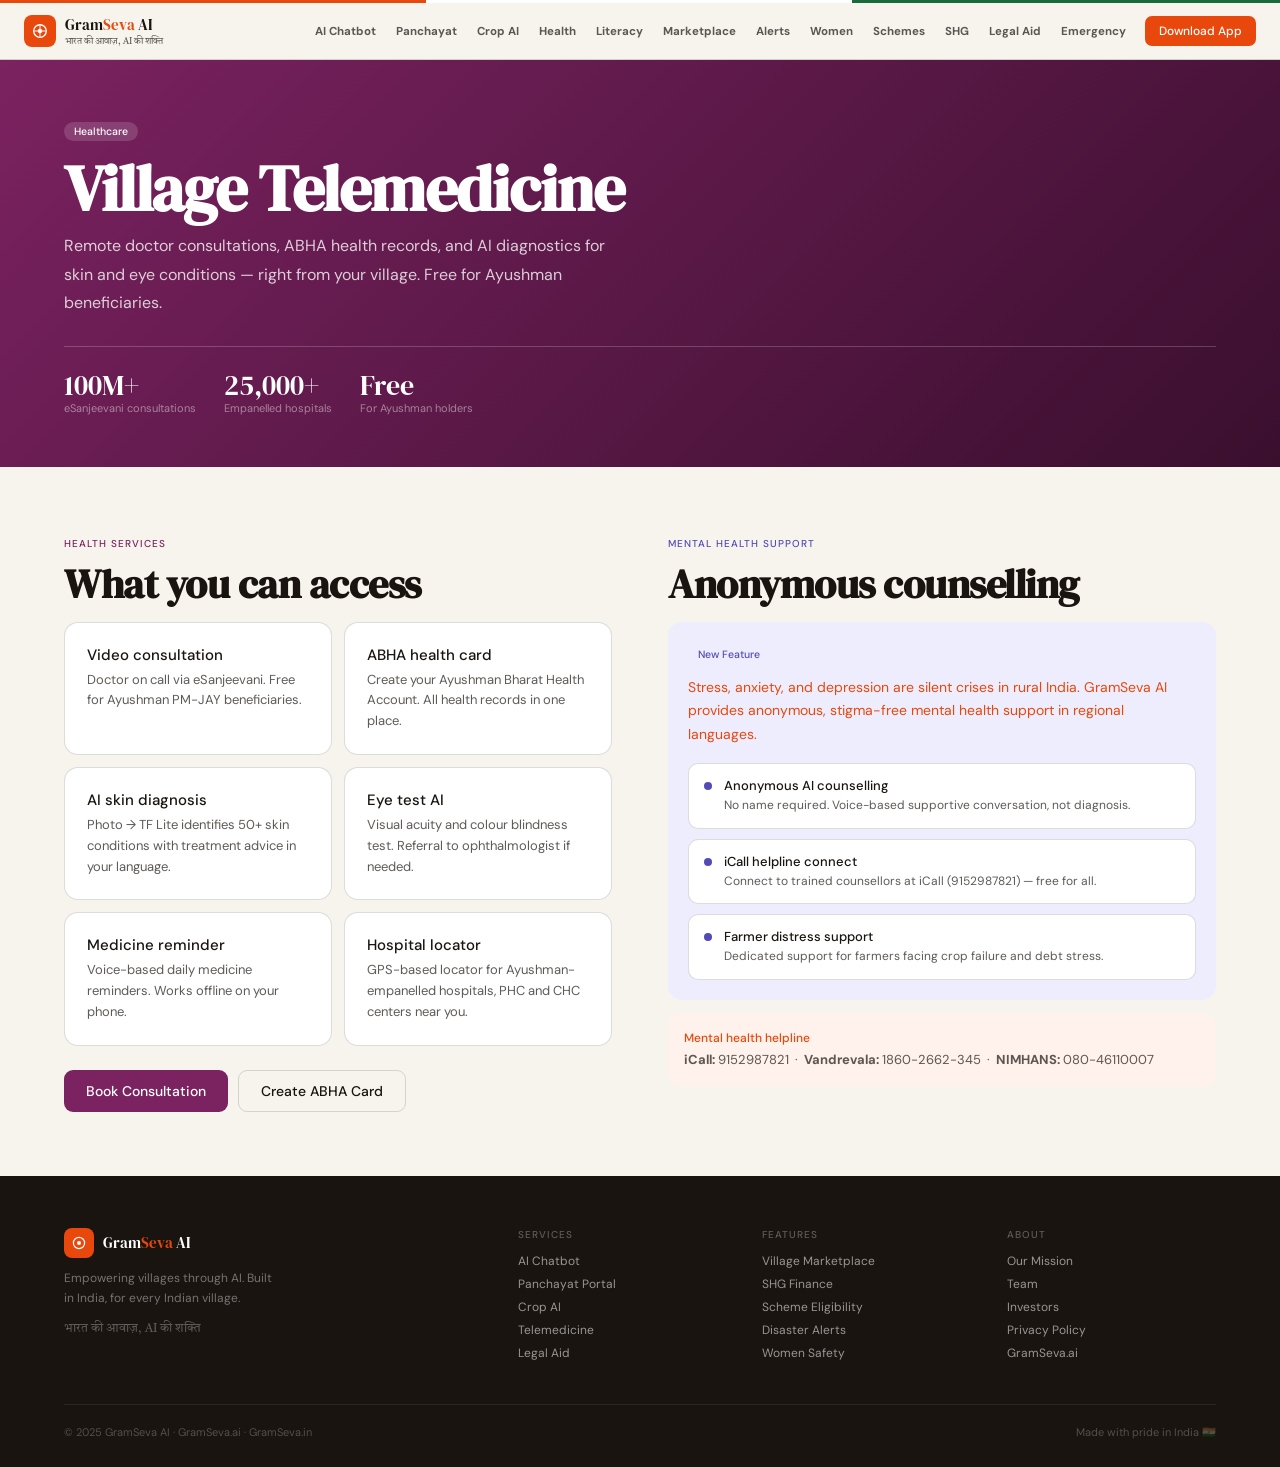
<file: health.html>
<!DOCTYPE html>
<html lang="hi">
<head>
  <meta charset="UTF-8"><meta name="viewport" content="width=device-width, initial-scale=1.0">
  <title>Village Telemedicine — GramSeva AI</title>
  <link rel="stylesheet" href="style.css">
</head>
<body>
<div class="stripe"></div><nav>
  <div class="nav-inner">
    <a href="index.html" class="nav-logo">
      <div class="logo-mark"><svg width="18" height="18" viewBox="0 0 20 20" fill="none"><circle cx="10" cy="10" r="7" stroke="white" stroke-width="1.5"/><circle cx="10" cy="10" r="2.5" fill="white"/><line x1="10" y1="3" x2="10" y2="17" stroke="white" stroke-width="1"/><line x1="3" y1="10" x2="17" y2="10" stroke="white" stroke-width="1"/></svg></div>
      <div><div class="logo-en">Gram<span>Seva</span> AI</div><div class="logo-hi">भारत की आवाज़, AI की शक्ति</div></div>
    </a>
    <div class="nav-links" id="navLinks">
      <a href="chatbot.html"><b>AI Chatbot</b></a>
      <a href="panchayat.html"><b>Panchayat</b></a>
      <a href="crop.html"><b>Crop AI</b></a>
      <a href="health.html"><b>Health</b></a>
      <a href="literacy.html"><b>Literacy</b></a>
      <a href="market.html"><b>Marketplace</b></a>
      <a href="disaster.html"><b>Alerts</b></a>
      <a href="women.html"><b>Women</b></a>
      <a href="schemes.html"><b>Schemes</b></a>
      <a href="shg.html"><b>SHG</b></a>
      <a href="legal.html"><b>Legal Aid</b></a>
      <a href="emergency.html"><b>Emergency</b></a>
    </div>
    <button class="nav-cta" onclick="openModal('download')">Download App</button>
</nav>
<div class="page">
<section class="hero hero--health">
  <div class="hero-inner fu">
    <span class="bdg bdg--hero">Healthcare</span>
    <h1 class="text-white">Village Telemedicine</h1>
    <p class="lead lead--white">Remote doctor consultations, ABHA health records, and AI diagnostics for skin and eye conditions — right from your village. Free for Ayushman beneficiaries.</p>
    <div class="stat-row">
      <div><div class="stat-num">100M+</div><div class="stat-lbl">eSanjeevani consultations</div></div>
      <div><div class="stat-num">25,000+</div><div class="stat-lbl">Empanelled hospitals</div></div>
      <div><div class="stat-num">Free</div><div class="stat-lbl">For Ayushman holders</div></div>
    </div>
  </div>
</section>
<section class="sec"><div class="sec-in"><div class="two-col">
  <div>
    <div class="stag text-health">Health Services</div><h2>What you can access</h2>
    <div class="auto-grid-sm mt-16">
      <div class="card"><div class="cname">Video consultation</div><div class="cdesc">Doctor on call via eSanjeevani. Free for Ayushman PM-JAY beneficiaries.</div></div>
      <div class="card"><div class="cname">ABHA health card</div><div class="cdesc">Create your Ayushman Bharat Health Account. All health records in one place.</div></div>
      <div class="card"><div class="cname">AI skin diagnosis</div><div class="cdesc">Photo → TF Lite identifies 50+ skin conditions with treatment advice in your language.</div></div>
      <div class="card"><div class="cname">Eye test AI</div><div class="cdesc">Visual acuity and colour blindness test. Referral to ophthalmologist if needed.</div></div>
      <div class="card"><div class="cname">Medicine reminder</div><div class="cdesc">Voice-based daily medicine reminders. Works offline on your phone.</div></div>
      <div class="card"><div class="cname">Hospital locator</div><div class="cdesc">GPS-based locator for Ayushman-empanelled hospitals, PHC and CHC centers near you.</div></div>
    </div>
    <div class="btn-row"><a href="#" class="btn btn-health">Book Consultation</a><a href="#" class="btn btn-s">Create ABHA Card</a></div>
  </div>
  <div>
    <div class="stag text-pu">Mental Health Support</div><h2>Anonymous counselling</h2>
    <div class="info-box info-box--pu mt-16">
      <span class="bdg bdg-pu mb-12" style="display:inline-block">New Feature</span>
      <p class="info-box-body--sf">Stress, anxiety, and depression are silent crises in rural India. GramSeva AI provides anonymous, stigma-free mental health support in regional languages.</p>
      <div class="feat-list">
        <div class="fi"><div class="fd" style="background:var(--pu)"></div><div><div class="ft">Anonymous AI counselling</div><div class="fb">No name required. Voice-based supportive conversation, not diagnosis.</div></div></div>
        <div class="fi"><div class="fd" style="background:var(--pu)"></div><div><div class="ft">iCall helpline connect</div><div class="fb">Connect to trained counsellors at iCall (9152987821) — free for all.</div></div></div>
        <div class="fi"><div class="fd" style="background:var(--pu)"></div><div><div class="ft">Farmer distress support</div><div class="fb">Dedicated support for farmers facing crop failure and debt stress.</div></div></div>
      </div>
    </div>
    <div class="info-box--sf mt-14">
      <div class="info-box-title info-box-title--sf">Mental health helpline</div>
      <div class="info-box-body"><strong>iCall:</strong> 9152987821 &nbsp;·&nbsp; <strong>Vandrevala:</strong> 1860-2662-345 &nbsp;·&nbsp; <strong>NIMHANS:</strong> 080-46110007</div>
    </div>
  </div>
</div></div></section>
</div><footer>
  <div class="foot-in">
    <div class="foot-grid">
      <div class="foot-brand"><div class="foot-logo-wrap"><div class="foot-logo-mark"><svg width="16" height="16" viewBox="0 0 20 20" fill="none"><circle cx="10" cy="10" r="7" stroke="white" stroke-width="1.5"/><circle cx="10" cy="10" r="2.5" fill="white"/></svg></div><span class="foot-logo-name">Gram<span>Seva</span> AI</span></div><p>Empowering villages through AI. Built in India, for every Indian village.</p><div class="foot-hi">भारत की आवाज़, AI की शक्ति</div></div>
      <div class="foot-col"><h4>Services</h4><a href="chatbot.html">AI Chatbot</a><a href="panchayat.html">Panchayat Portal</a><a href="crop.html">Crop AI</a><a href="health.html">Telemedicine</a><a href="legal.html">Legal Aid</a></div>
      <div class="foot-col"><h4>Features</h4><a href="market.html">Village Marketplace</a><a href="shg.html">SHG Finance</a><a href="schemes.html">Scheme Eligibility</a><a href="disaster.html">Disaster Alerts</a><a href="women.html">Women Safety</a></div>
      <div class="foot-col"><h4>About</h4><a href="#">Our Mission</a><a href="#">Team</a><a href="#">Investors</a><a href="#">Privacy Policy</a><a href="#">GramSeva.ai</a></div>
    </div>
    <div class="foot-bot"><p>© 2025 GramSeva AI · GramSeva.ai · GramSeva.in</p><p>Made with pride in India 🇮🇳</p></div>
  </div>
</footer>
</body>
</html>
</file>
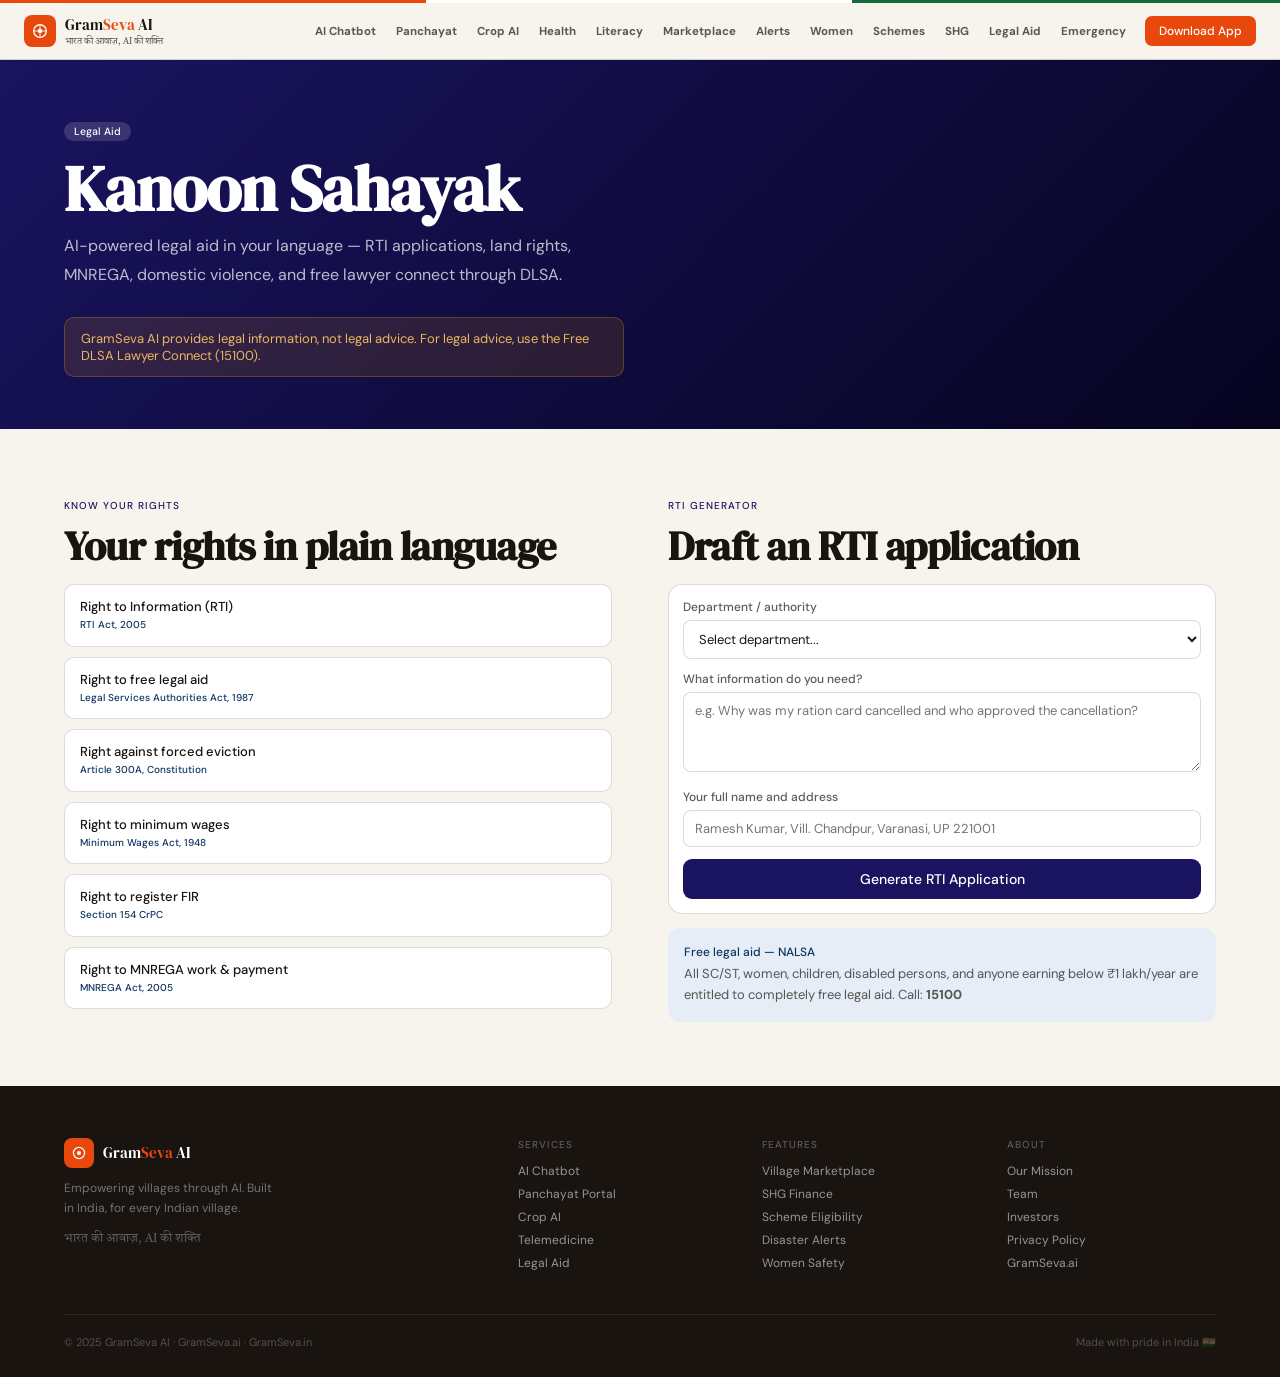
<file: legal.html>
<!DOCTYPE html>
<html lang="hi">
<head>
  <meta charset="UTF-8"><meta name="viewport" content="width=device-width, initial-scale=1.0">
  <title>Kanoon Sahayak — Legal Aid — GramSeva AI</title>
  <link rel="stylesheet" href="style.css">
</head>
<body>
<div class="stripe"></div><nav>
  <div class="nav-inner">
    <a href="index.html" class="nav-logo">
      <div class="logo-mark"><svg width="18" height="18" viewBox="0 0 20 20" fill="none"><circle cx="10" cy="10" r="7" stroke="white" stroke-width="1.5"/><circle cx="10" cy="10" r="2.5" fill="white"/><line x1="10" y1="3" x2="10" y2="17" stroke="white" stroke-width="1"/><line x1="3" y1="10" x2="17" y2="10" stroke="white" stroke-width="1"/></svg></div>
      <div><div class="logo-en">Gram<span>Seva</span> AI</div><div class="logo-hi">भारत की आवाज़, AI की शक्ति</div></div>
    </a>
    <div class="nav-links" id="navLinks">
      <a href="chatbot.html"><b>AI Chatbot</b></a>
      <a href="panchayat.html"><b>Panchayat</b></a>
      <a href="crop.html"><b>Crop AI</b></a>
      <a href="health.html"><b>Health</b></a>
      <a href="literacy.html"><b>Literacy</b></a>
      <a href="market.html"><b>Marketplace</b></a>
      <a href="disaster.html"><b>Alerts</b></a>
      <a href="women.html"><b>Women</b></a>
      <a href="schemes.html"><b>Schemes</b></a>
      <a href="shg.html"><b>SHG</b></a>
      <a href="legal.html"><b>Legal Aid</b></a>
      <a href="emergency.html"><b>Emergency</b></a>
    </div>
    <button class="nav-cta" onclick="openModal('download')">Download App</button>
</nav>
<div class="page">
<section class="hero hero--legal">
  <div class="hero-inner fu">
    <span class="bdg bdg--hero">Legal Aid</span>
    <h1 class="text-white">Kanoon Sahayak</h1>
    <p class="lead lead--white-faint">AI-powered legal aid in your language — RTI applications, land rights, MNREGA, domestic violence, and free lawyer connect through DLSA.</p>
    <div class="info-box--legal-warn">GramSeva AI provides legal information, not legal advice. For legal advice, use the Free DLSA Lawyer Connect (15100).</div>
  </div>
</section>
<section class="sec"><div class="sec-in"><div class="two-col">
  <div>
    <div class="stag text-legal">Know Your Rights</div><h2>Your rights in plain language</h2>
    <div id="rlist" class="mt-16 feat-list"></div>
  </div>
  <div>
    <div class="stag text-legal">RTI Generator</div><h2>Draft an RTI application</h2>
    <div class="panel mt-16">
      <div class="panel-body">
        <div class="ig"><label>Department / authority</label>
          <select id="rd"><option value="">Select department...</option><option value="PDS">Public Distribution System (Ration)</option><option value="MNREGA">MNREGA / Rural Development Agency</option><option value="Revenue">District Revenue Office / Tehsildar</option><option value="Police">Superintendent of Police Office</option><option value="Panchayat">Gram Panchayat / Block Development Officer</option></select>
        </div>
        <div class="ig"><label>What information do you need?</label><textarea id="rq" placeholder="e.g. Why was my ration card cancelled and who approved the cancellation?"></textarea></div>
        <div class="ig"><label>Your full name and address</label><input type="text" id="rn" placeholder="Ramesh Kumar, Vill. Chandpur, Varanasi, UP 221001"></div>
        <button class="btn btn-legal btn-full" onclick="genRTI()">Generate RTI Application</button>
        <div id="rout" class="hidden mt-12">
          <div class="rti-out" id="rtxt"></div>
          <button class="btn btn-s btn-sm mt-8" onclick="cpyRTI()">Copy to clipboard</button>
        </div>
      </div>
    </div>
    <div class="info-box--nv mt-14">
      <div class="info-box-title info-box-title--nv">Free legal aid — NALSA</div>
      <div class="info-box-body mt-4">All SC/ST, women, children, disabled persons, and anyone earning below ₹1 lakh/year are entitled to completely free legal aid. Call: <strong>15100</strong></div>
    </div>
  </div>
</div></div></section>
<script>
const RD=[{t:'Right to Information (RTI)',l:'RTI Act, 2005',d:'Any citizen can seek information from any public authority within 30 days. Fee: ₹10. BPL cardholders: free. If denied, appeal to First Appellate Authority free of cost.'},{t:'Right to free legal aid',l:'Legal Services Authorities Act, 1987',d:'SC/ST, women, children, disabled, and anyone below ₹1 lakh/year income entitled to free legal aid from DLSA. Call 15100.'},{t:'Right against forced eviction',l:'Article 300A, Constitution',d:'No person can be deprived of property without authority of law. 3 months notice and fair compensation are mandatory even on government land.'},{t:'Right to minimum wages',l:'Minimum Wages Act, 1948',d:'Every employer must pay state-notified minimum wage. Non-payment is a criminal offence. File complaint with Labour Commissioner — no court fee.'},{t:'Right to register FIR',l:'Section 154 CrPC',d:'Police must register FIR for cognizable offences. If refused, send FIR by registered post to SP or approach Judicial Magistrate under Section 156(3).'},{t:'Right to MNREGA work & payment',l:'MNREGA Act, 2005',d:'Every rural household is entitled to 100 days of guaranteed employment. Non-payment within 15 days from work completion triggers compensation.'}];
function buildRD(){const g=document.getElementById('rlist');RD.forEach(r=>{const d=document.createElement('div');d.className='fi';let open=false;d.innerHTML=`<div style="flex:1"><div class="ft">${r.t}</div><div class="fb" style="font-size:10px;color:var(--nv);font-weight:500">${r.l}</div><div class="fb mt-8" style="display:none" class="body">${r.d}</div></div>`;d.style.cursor='pointer';d.onclick=()=>{const b=d.querySelector('.fb:last-child');open=!open;b.style.display=open?'block':'none';};g.appendChild(d);});}
function genRTI(){const dep=document.getElementById('rd').value,q=document.getElementById('rq').value.trim(),n=document.getElementById('rn').value.trim();if(!dep||!q||!n){alert('Please fill all fields.');return;}const dt=new Date().toLocaleDateString('en-IN',{day:'2-digit',month:'long',year:'numeric'});const txt=`To,\nThe Public Information Officer,\n${dep} Department\n\nSubject: Application under RTI Act, 2005\n\nRespected Sir/Madam,\n\nI, ${n}, hereby request the following information under Section 6 of the Right to Information Act, 2005:\n\nINFORMATION REQUESTED:\n${q}\n\nI declare this information is not covered under Section 8 and 9 of the RTI Act, 2005.\n\nKindly provide the information within 30 days as per Section 7(1) of the RTI Act, 2005.\n\nI am enclosing a fee of ₹10/- as applicable.\n\nYours faithfully,\n\n${n}\n\nDate: ${dt}\n\n(Note: BPL cardholders are exempt from all RTI fees.)`;document.getElementById('rtxt').textContent=txt;document.getElementById('rout').classList.remove('hidden');}
function cpyRTI(){navigator.clipboard.writeText(document.getElementById('rtxt').textContent).then(()=>alert('RTI application copied!'));}
buildRD();
</script>
</div><footer>
  <div class="foot-in">
    <div class="foot-grid">
      <div class="foot-brand"><div class="foot-logo-wrap"><div class="foot-logo-mark"><svg width="16" height="16" viewBox="0 0 20 20" fill="none"><circle cx="10" cy="10" r="7" stroke="white" stroke-width="1.5"/><circle cx="10" cy="10" r="2.5" fill="white"/></svg></div><span class="foot-logo-name">Gram<span>Seva</span> AI</span></div><p>Empowering villages through AI. Built in India, for every Indian village.</p><div class="foot-hi">भारत की आवाज़, AI की शक्ति</div></div>
      <div class="foot-col"><h4>Services</h4><a href="chatbot.html">AI Chatbot</a><a href="panchayat.html">Panchayat Portal</a><a href="crop.html">Crop AI</a><a href="health.html">Telemedicine</a><a href="legal.html">Legal Aid</a></div>
      <div class="foot-col"><h4>Features</h4><a href="market.html">Village Marketplace</a><a href="shg.html">SHG Finance</a><a href="schemes.html">Scheme Eligibility</a><a href="disaster.html">Disaster Alerts</a><a href="women.html">Women Safety</a></div>
      <div class="foot-col"><h4>About</h4><a href="#">Our Mission</a><a href="#">Team</a><a href="#">Investors</a><a href="#">Privacy Policy</a><a href="#">GramSeva.ai</a></div>
    </div>
    <div class="foot-bot"><p>© 2025 GramSeva AI · GramSeva.ai · GramSeva.in</p><p>Made with pride in India 🇮🇳</p></div>
  </div>
</footer>
</body>
</html>
</file>
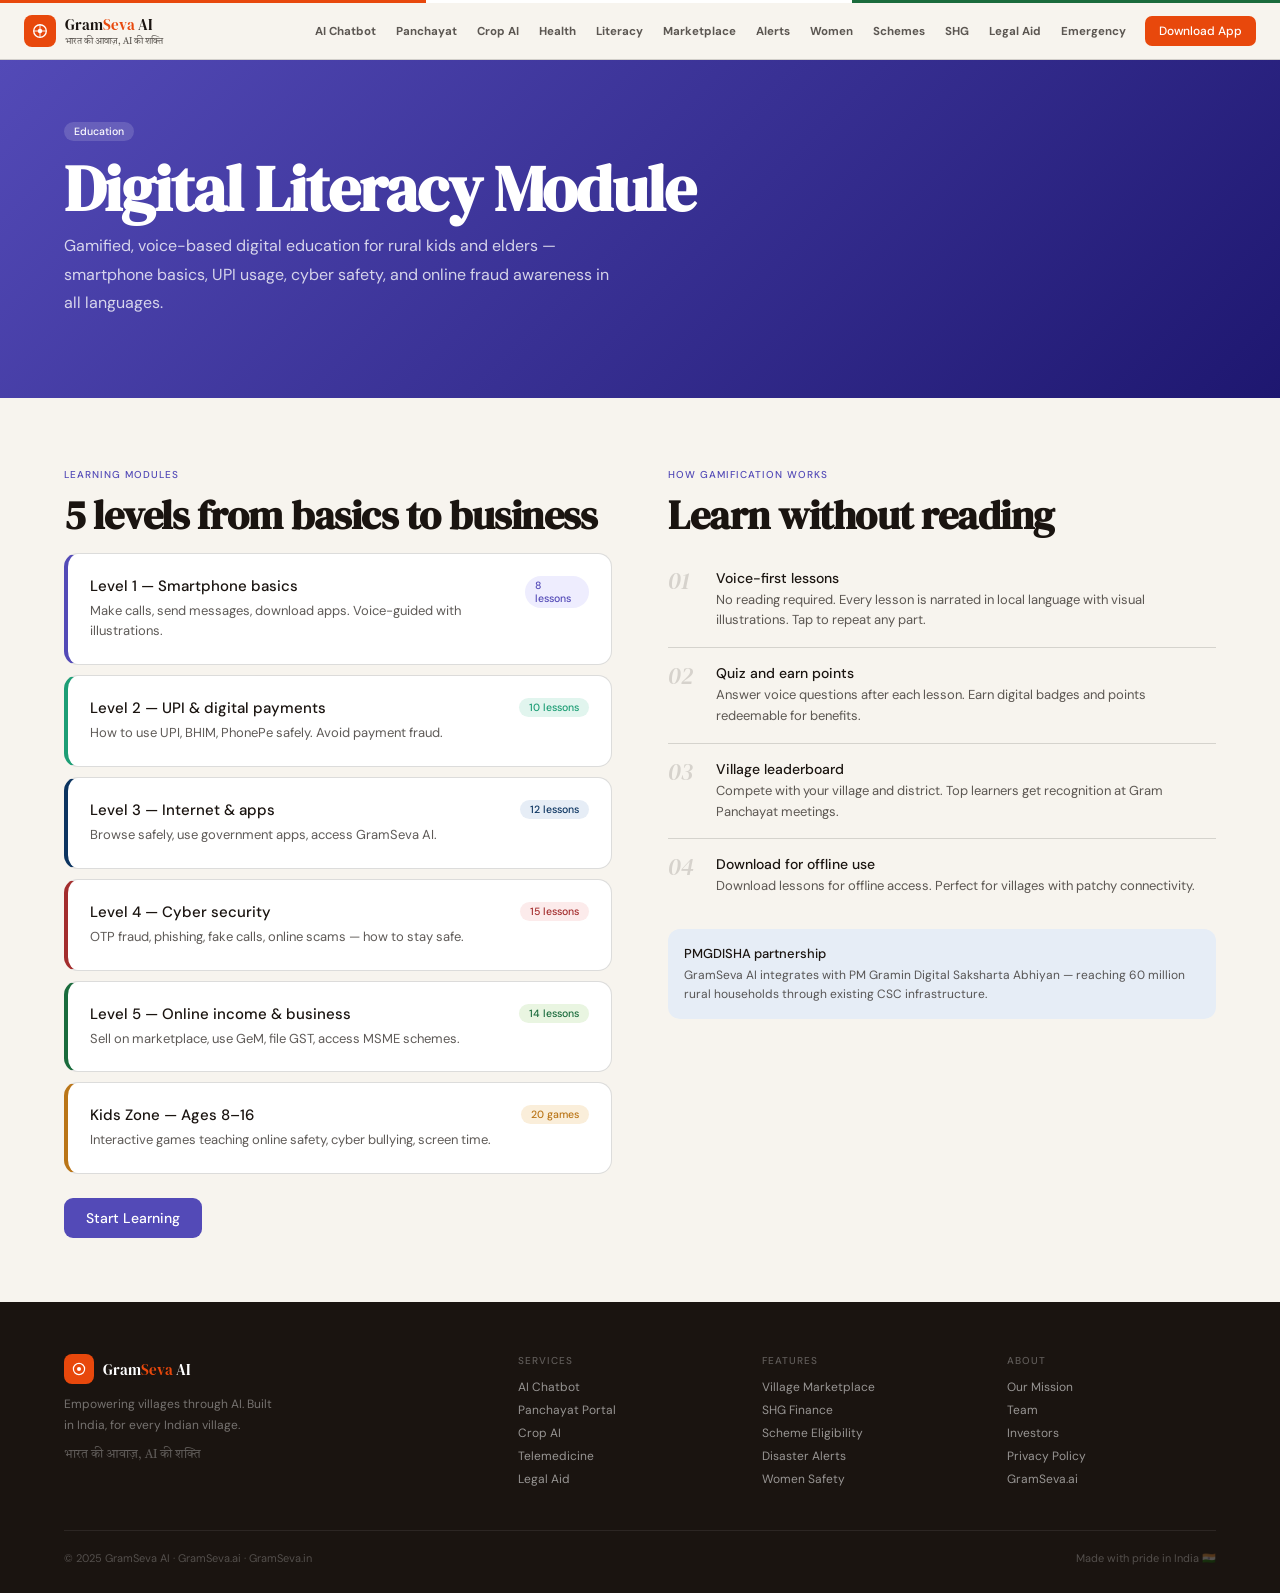
<file: literacy.html>
<!DOCTYPE html>
<html lang="hi">
<head>
  <meta charset="UTF-8"><meta name="viewport" content="width=device-width, initial-scale=1.0">
  <title>Digital Literacy — GramSeva AI</title>
  <link rel="stylesheet" href="style.css">
</head>
<body>
<div class="stripe"></div><nav>
  <div class="nav-inner">
    <a href="index.html" class="nav-logo">
      <div class="logo-mark"><svg width="18" height="18" viewBox="0 0 20 20" fill="none"><circle cx="10" cy="10" r="7" stroke="white" stroke-width="1.5"/><circle cx="10" cy="10" r="2.5" fill="white"/><line x1="10" y1="3" x2="10" y2="17" stroke="white" stroke-width="1"/><line x1="3" y1="10" x2="17" y2="10" stroke="white" stroke-width="1"/></svg></div>
      <div><div class="logo-en">Gram<span>Seva</span> AI</div><div class="logo-hi">भारत की आवाज़, AI की शक्ति</div></div>
    </a>
    <div class="nav-links" id="navLinks">
      <a href="chatbot.html"><b>AI Chatbot</b></a>
      <a href="panchayat.html"><b>Panchayat</b></a>
      <a href="crop.html"><b>Crop AI</b></a>
      <a href="health.html"><b>Health</b></a>
      <a href="literacy.html"><b>Literacy</b></a>
      <a href="market.html"><b>Marketplace</b></a>
      <a href="disaster.html"><b>Alerts</b></a>
      <a href="women.html"><b>Women</b></a>
      <a href="schemes.html"><b>Schemes</b></a>
      <a href="shg.html"><b>SHG</b></a>
      <a href="legal.html"><b>Legal Aid</b></a>
      <a href="emergency.html"><b>Emergency</b></a>
    </div>
    <button class="nav-cta" onclick="openModal('download')">Download App</button>
</nav>
<div class="page">
<section class="hero hero--literacy">
  <div class="hero-inner fu">
    <span class="bdg bdg--hero">Education</span>
    <h1 class="text-white">Digital Literacy Module</h1>
    <p class="lead lead--white">Gamified, voice-based digital education for rural kids and elders — smartphone basics, UPI usage, cyber safety, and online fraud awareness in all languages.</p>
  </div>
</section>
<section class="sec"><div class="sec-in"><div class="two-col">
  <div>
    <div class="stag text-pu">Learning Modules</div><h2>5 levels from basics to business</h2>
    <div class="feat-list mt-16" style="gap:10px">
      <div class="card card--left-pu"><div class="card-row"><div><div class="cname">Level 1 — Smartphone basics</div><div class="cdesc">Make calls, send messages, download apps. Voice-guided with illustrations.</div></div><span class="bdg bdg-pu">8 lessons</span></div></div>
      <div class="card card--left-tl"><div class="card-row"><div><div class="cname">Level 2 — UPI & digital payments</div><div class="cdesc">How to use UPI, BHIM, PhonePe safely. Avoid payment fraud.</div></div><span class="bdg bdg-tl">10 lessons</span></div></div>
      <div class="card card--left-nv"><div class="card-row"><div><div class="cname">Level 3 — Internet & apps</div><div class="cdesc">Browse safely, use government apps, access GramSeva AI.</div></div><span class="bdg bdg-nv">12 lessons</span></div></div>
      <div class="card card--left-rd"><div class="card-row"><div><div class="cname">Level 4 — Cyber security</div><div class="cdesc">OTP fraud, phishing, fake calls, online scams — how to stay safe.</div></div><span class="bdg bdg-rd">15 lessons</span></div></div>
      <div class="card card--left-gn"><div class="card-row"><div><div class="cname">Level 5 — Online income & business</div><div class="cdesc">Sell on marketplace, use GeM, file GST, access MSME schemes.</div></div><span class="bdg bdg-gn">14 lessons</span></div></div>
      <div class="card card--left-am"><div class="card-row"><div><div class="cname">Kids Zone — Ages 8–16</div><div class="cdesc">Interactive games teaching online safety, cyber bullying, screen time.</div></div><span class="bdg bdg-am">20 games</span></div></div>
    </div>
    <div class="btn-row"><a href="#" class="btn btn-pu">Start Learning</a></div>
  </div>
  <div>
    <div class="stag text-pu">How Gamification Works</div><h2>Learn without reading</h2>
    <div class="step-list mt-16">
      <div class="step"><div class="snum">01</div><div><div class="stitle">Voice-first lessons</div><div class="sdesc">No reading required. Every lesson is narrated in local language with visual illustrations. Tap to repeat any part.</div></div></div>
      <div class="step"><div class="snum">02</div><div><div class="stitle">Quiz and earn points</div><div class="sdesc">Answer voice questions after each lesson. Earn digital badges and points redeemable for benefits.</div></div></div>
      <div class="step"><div class="snum">03</div><div><div class="stitle">Village leaderboard</div><div class="sdesc">Compete with your village and district. Top learners get recognition at Gram Panchayat meetings.</div></div></div>
      <div class="step"><div class="snum">04</div><div><div class="stitle">Download for offline use</div><div class="sdesc">Download lessons for offline access. Perfect for villages with patchy connectivity.</div></div></div>
    </div>
    <div class="info-box--nv mt-16">
      <div class="ft">PMGDISHA partnership</div>
      <div class="fb mt-4">GramSeva AI integrates with PM Gramin Digital Saksharta Abhiyan — reaching 60 million rural households through existing CSC infrastructure.</div>
    </div>
  </div>
</div></div></section>
</div><footer>
  <div class="foot-in">
    <div class="foot-grid">
      <div class="foot-brand"><div class="foot-logo-wrap"><div class="foot-logo-mark"><svg width="16" height="16" viewBox="0 0 20 20" fill="none"><circle cx="10" cy="10" r="7" stroke="white" stroke-width="1.5"/><circle cx="10" cy="10" r="2.5" fill="white"/></svg></div><span class="foot-logo-name">Gram<span>Seva</span> AI</span></div><p>Empowering villages through AI. Built in India, for every Indian village.</p><div class="foot-hi">भारत की आवाज़, AI की शक्ति</div></div>
      <div class="foot-col"><h4>Services</h4><a href="chatbot.html">AI Chatbot</a><a href="panchayat.html">Panchayat Portal</a><a href="crop.html">Crop AI</a><a href="health.html">Telemedicine</a><a href="legal.html">Legal Aid</a></div>
      <div class="foot-col"><h4>Features</h4><a href="market.html">Village Marketplace</a><a href="shg.html">SHG Finance</a><a href="schemes.html">Scheme Eligibility</a><a href="disaster.html">Disaster Alerts</a><a href="women.html">Women Safety</a></div>
      <div class="foot-col"><h4>About</h4><a href="#">Our Mission</a><a href="#">Team</a><a href="#">Investors</a><a href="#">Privacy Policy</a><a href="#">GramSeva.ai</a></div>
    </div>
    <div class="foot-bot"><p>© 2025 GramSeva AI · GramSeva.ai · GramSeva.in</p><p>Made with pride in India 🇮🇳</p></div>
  </div>
</footer>
</body>
</html>
</file>
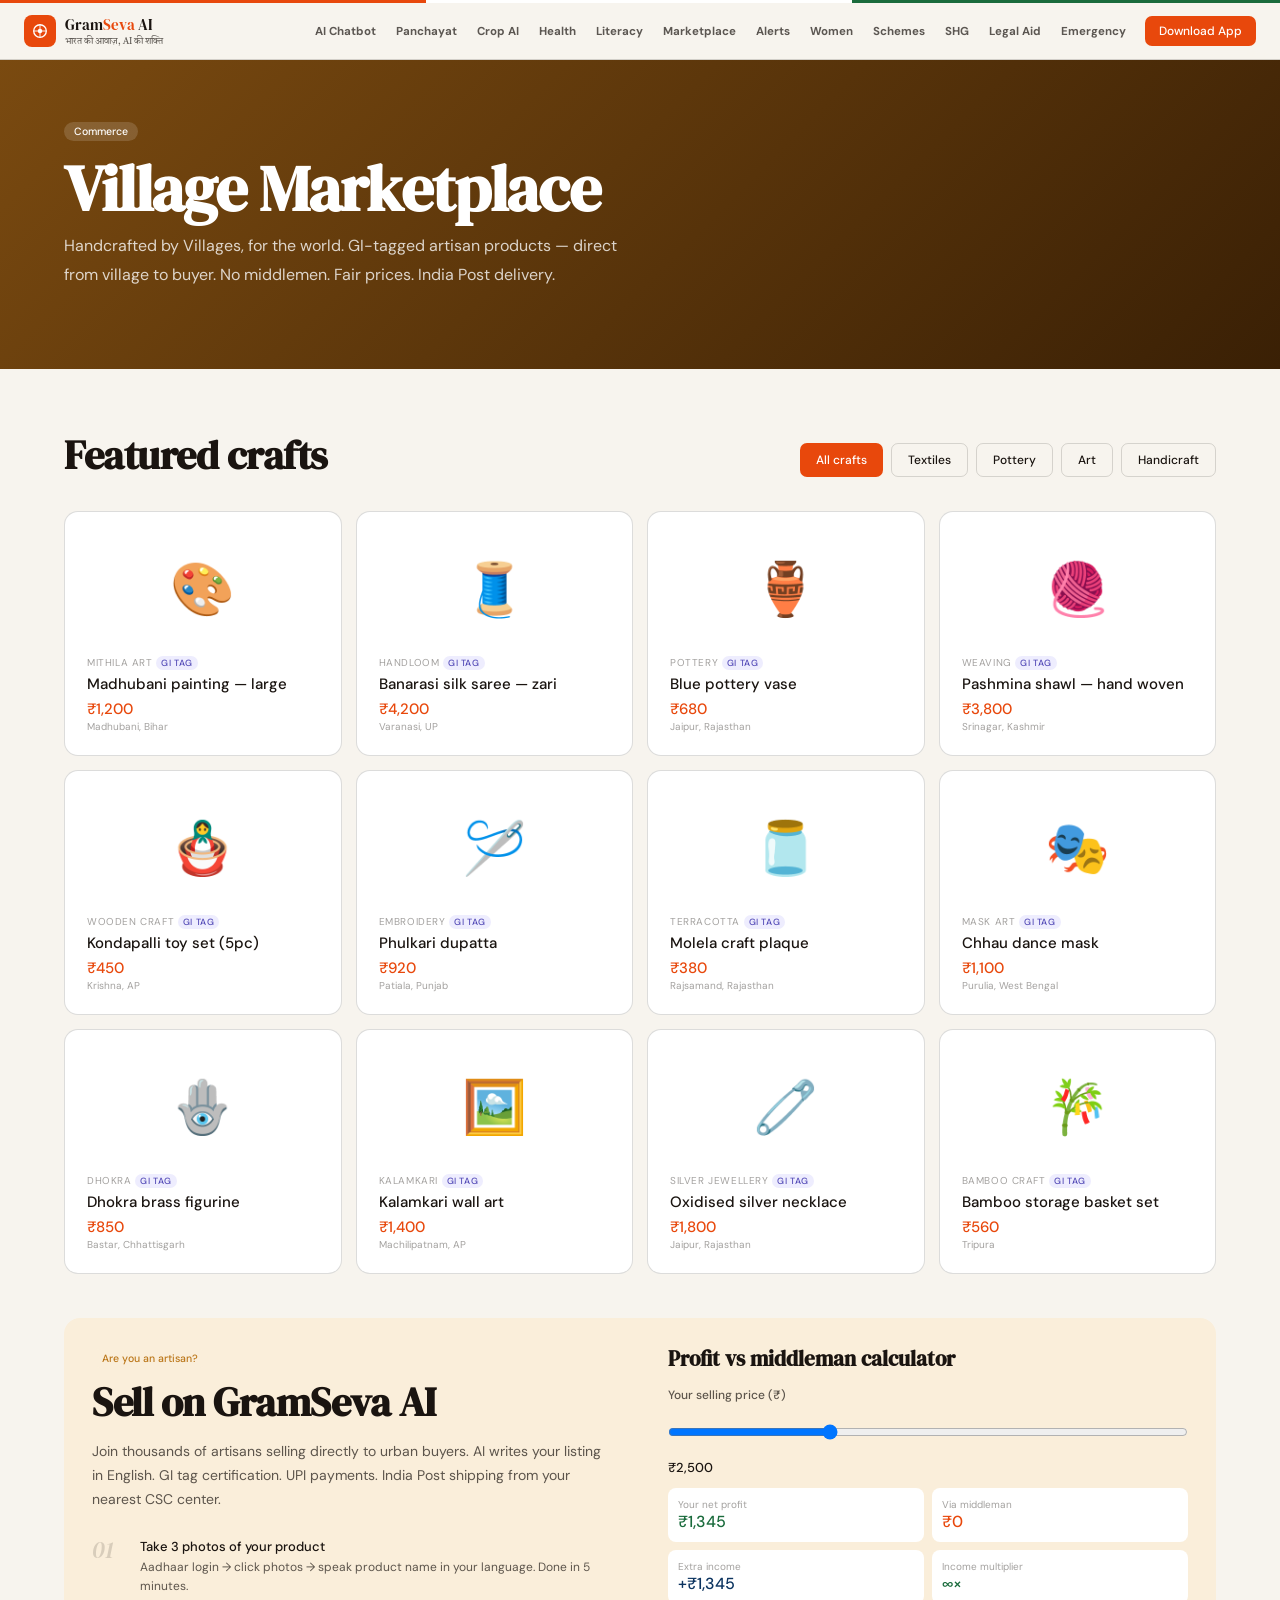
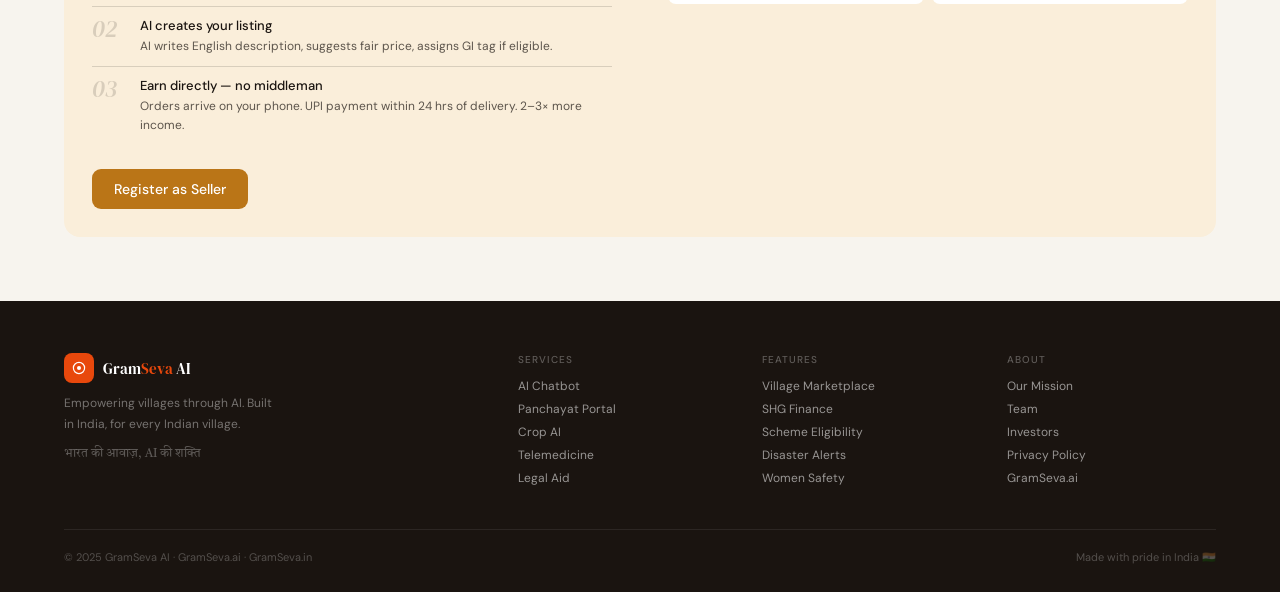
<file: market.html>
<!DOCTYPE html>
<html lang="hi">
<head>
  <meta charset="UTF-8"><meta name="viewport" content="width=device-width, initial-scale=1.0">
  <title>Village Marketplace — GramSeva AI</title>
  <link rel="stylesheet" href="style.css">
</head>
<body>
<div class="stripe"></div><nav>
  <div class="nav-inner">
    <a href="index.html" class="nav-logo">
      <div class="logo-mark"><svg width="18" height="18" viewBox="0 0 20 20" fill="none"><circle cx="10" cy="10" r="7" stroke="white" stroke-width="1.5"/><circle cx="10" cy="10" r="2.5" fill="white"/><line x1="10" y1="3" x2="10" y2="17" stroke="white" stroke-width="1"/><line x1="3" y1="10" x2="17" y2="10" stroke="white" stroke-width="1"/></svg></div>
      <div><div class="logo-en">Gram<span>Seva</span> AI</div><div class="logo-hi">भारत की आवाज़, AI की शक्ति</div></div>
    </a>
    <div class="nav-links" id="navLinks">
      <a href="chatbot.html"><b>AI Chatbot</b></a>
      <a href="panchayat.html"><b>Panchayat</b></a>
      <a href="crop.html"><b>Crop AI</b></a>
      <a href="health.html"><b>Health</b></a>
      <a href="literacy.html"><b>Literacy</b></a>
      <a href="market.html"><b>Marketplace</b></a>
      <a href="disaster.html"><b>Alerts</b></a>
      <a href="women.html"><b>Women</b></a>
      <a href="schemes.html"><b>Schemes</b></a>
      <a href="shg.html"><b>SHG</b></a>
      <a href="legal.html"><b>Legal Aid</b></a>
      <a href="emergency.html"><b>Emergency</b></a>
    </div>
    <button class="nav-cta" onclick="openModal('download')">Download App</button>
</nav>
<div class="page">
<section class="hero hero--market">
  <div class="hero-inner fu">
    <span class="bdg bdg--hero">Commerce</span>
    <h1 class="text-white">Village Marketplace</h1>
    <p class="lead lead--white">Handcrafted by Villages, for the world. GI-tagged artisan products — direct from village to buyer. No middlemen. Fair prices. India Post delivery.</p>
  </div>
</section>
<section class="sec"><div class="sec-in">
  <div class="flex items-center justify-between mb-24 flex-wrap" style="gap:12px">
    <h2>Featured crafts</h2>
    <div class="flex flex-wrap gap-8">
      <button class="btn btn-p btn-sm" onclick="filterMkt(this,'all')">All crafts</button>
      <button class="btn btn-s btn-sm" onclick="filterMkt(this,'textiles')">Textiles</button>
      <button class="btn btn-s btn-sm" onclick="filterMkt(this,'pottery')">Pottery</button>
      <button class="btn btn-s btn-sm" onclick="filterMkt(this,'art')">Art</button>
      <button class="btn btn-s btn-sm" onclick="filterMkt(this,'craft')">Handicraft</button>
    </div>
  </div>
  <div class="auto-grid" id="mktgrid"></div>
  <div class="info-box info-box--am mt-44">
    <div class="two-col">
      <div>
        <span class="bdg bdg-am mb-12" style="display:inline-block">Are you an artisan?</span>
        <h2>Sell on GramSeva AI</h2>
        <p class="mt-16 mb-16" style="font-size:14px;color:var(--i70);line-height:1.7">Join thousands of artisans selling directly to urban buyers. AI writes your listing in English. GI tag certification. UPI payments. India Post shipping from your nearest CSC center.</p>
        <div class="step-list">
          <div class="step step--sm"><div class="snum">01</div><div><div class="stitle stitle--sm">Take 3 photos of your product</div><div class="sdesc sdesc--sm">Aadhaar login → click photos → speak product name in your language. Done in 5 minutes.</div></div></div>
          <div class="step step--sm"><div class="snum">02</div><div><div class="stitle stitle--sm">AI creates your listing</div><div class="sdesc sdesc--sm">AI writes English description, suggests fair price, assigns GI tag if eligible.</div></div></div>
          <div class="step step--sm" style="border:none"><div class="snum">03</div><div><div class="stitle stitle--sm">Earn directly — no middleman</div><div class="sdesc sdesc--sm">Orders arrive on your phone. UPI payment within 24 hrs of delivery. 2–3× more income.</div></div></div>
        </div>
        <div class="btn-row"><button class="btn btn-am">Register as Seller</button></div>
      </div>
      <div>
        <h3>Profit vs middleman calculator</h3>
        <div class="mt-16">
          <div class="ig"><label>Your selling price (₹)</label>
            <input type="range" min="200" max="8000" value="2500" step="100" id="ap" oninput="calcA()">
            <div class="ft mt-4 text-sf" id="apv">₹2,500</div>
          </div>
          <div class="calc-grid mt-6">
            <div class="calc-tile"><div class="calc-label">Your net profit</div><div class="calc-value calc-value--gn" id="an">₹1,920</div></div>
            <div class="calc-tile"><div class="calc-label">Via middleman</div><div class="calc-value calc-value--sf" id="am2">₹750</div></div>
            <div class="calc-tile"><div class="calc-label">Extra income</div><div class="calc-value calc-value--nv" id="ae">+₹1,170</div></div>
            <div class="calc-tile"><div class="calc-label">Income multiplier</div><div class="calc-value calc-value--gn" id="ax">2.6×</div></div>
          </div>
        </div>
      </div>
    </div>
  </div>
</div></section>
<script>
const ITEMS=[{emoji:'🎨',craft:'Mithila Art',name:'Madhubani painting — large',price:'₹1,200',loc:'Madhubani, Bihar',cat:'art'},{emoji:'🧵',craft:'Handloom',name:'Banarasi silk saree — zari',price:'₹4,200',loc:'Varanasi, UP',cat:'textiles'},{emoji:'🏺',craft:'Pottery',name:'Blue pottery vase',price:'₹680',loc:'Jaipur, Rajasthan',cat:'pottery'},{emoji:'🧶',craft:'Weaving',name:'Pashmina shawl — hand woven',price:'₹3,800',loc:'Srinagar, Kashmir',cat:'textiles'},{emoji:'🪆',craft:'Wooden craft',name:'Kondapalli toy set (5pc)',price:'₹450',loc:'Krishna, AP',cat:'craft'},{emoji:'🪡',craft:'Embroidery',name:'Phulkari dupatta',price:'₹920',loc:'Patiala, Punjab',cat:'textiles'},{emoji:'🫙',craft:'Terracotta',name:'Molela craft plaque',price:'₹380',loc:'Rajsamand, Rajasthan',cat:'pottery'},{emoji:'🎭',craft:'Mask art',name:'Chhau dance mask',price:'₹1,100',loc:'Purulia, West Bengal',cat:'art'},{emoji:'🪬',craft:'Dhokra',name:'Dhokra brass figurine',price:'₹850',loc:'Bastar, Chhattisgarh',cat:'craft'},{emoji:'🖼️',craft:'Kalamkari',name:'Kalamkari wall art',price:'₹1,400',loc:'Machilipatnam, AP',cat:'art'},{emoji:'🧷',craft:'Silver jewellery',name:'Oxidised silver necklace',price:'₹1,800',loc:'Jaipur, Rajasthan',cat:'craft'},{emoji:'🎋',craft:'Bamboo craft',name:'Bamboo storage basket set',price:'₹560',loc:'Tripura',cat:'craft'}];
function buildMkt(f){const g=document.getElementById('mktgrid');g.innerHTML='';ITEMS.filter(i=>f==='all'||i.cat===f).forEach(item=>{const d=document.createElement('div');d.className='card';d.style.cursor='pointer';d.innerHTML=`<div style="height:110px;display:flex;align-items:center;justify-content:center;font-size:52px">${item.emoji}</div><div class="mt-12"><div style="font-size:10px;color:var(--i40);text-transform:uppercase;letter-spacing:.06em">${item.craft} <span class="bdg bdg-pu" style="font-size:9px;padding:1px 5px">GI Tag</span></div><div class="cname mt-4">${item.name}</div><div style="font-size:15px;font-weight:500;color:var(--sf)">${item.price}</div><div style="font-size:10px;color:var(--i40);margin-top:1px">${item.loc}</div></div>`;g.appendChild(d);});}
function filterMkt(btn,cat){document.querySelectorAll('button').forEach(b=>{if(['All crafts','Textiles','Pottery','Art','Handicraft'].includes(b.textContent)){b.className='btn btn-s btn-sm'}});btn.className='btn btn-p btn-sm';buildMkt(cat);}
function calcA(){const p=+document.getElementById('ap').value;document.getElementById('apv').textContent='₹'+p.toLocaleString('en-IN');const cost=Math.round(p*.35),ship=80,comm=Math.round(p*.08),profit=p-cost-ship-comm,mid=Math.round(p*.3)-cost,extra=profit-Math.max(0,mid),mult=mid>0?(profit/mid).toFixed(1):'∞';document.getElementById('an').textContent='₹'+Math.max(0,profit).toLocaleString('en-IN');document.getElementById('am2').textContent='₹'+Math.max(0,mid).toLocaleString('en-IN');document.getElementById('ae').textContent='+₹'+Math.max(0,extra).toLocaleString('en-IN');document.getElementById('ax').textContent=mult+'×';}
buildMkt('all');calcA();
</script>
</div><footer>
  <div class="foot-in">
    <div class="foot-grid">
      <div class="foot-brand"><div class="foot-logo-wrap"><div class="foot-logo-mark"><svg width="16" height="16" viewBox="0 0 20 20" fill="none"><circle cx="10" cy="10" r="7" stroke="white" stroke-width="1.5"/><circle cx="10" cy="10" r="2.5" fill="white"/></svg></div><span class="foot-logo-name">Gram<span>Seva</span> AI</span></div><p>Empowering villages through AI. Built in India, for every Indian village.</p><div class="foot-hi">भारत की आवाज़, AI की शक्ति</div></div>
      <div class="foot-col"><h4>Services</h4><a href="chatbot.html">AI Chatbot</a><a href="panchayat.html">Panchayat Portal</a><a href="crop.html">Crop AI</a><a href="health.html">Telemedicine</a><a href="legal.html">Legal Aid</a></div>
      <div class="foot-col"><h4>Features</h4><a href="market.html">Village Marketplace</a><a href="shg.html">SHG Finance</a><a href="schemes.html">Scheme Eligibility</a><a href="disaster.html">Disaster Alerts</a><a href="women.html">Women Safety</a></div>
      <div class="foot-col"><h4>About</h4><a href="#">Our Mission</a><a href="#">Team</a><a href="#">Investors</a><a href="#">Privacy Policy</a><a href="#">GramSeva.ai</a></div>
    </div>
    <div class="foot-bot"><p>© 2025 GramSeva AI · GramSeva.ai · GramSeva.in</p><p>Made with pride in India 🇮🇳</p></div>
  </div>
</footer>
</body>
</html>
</file>
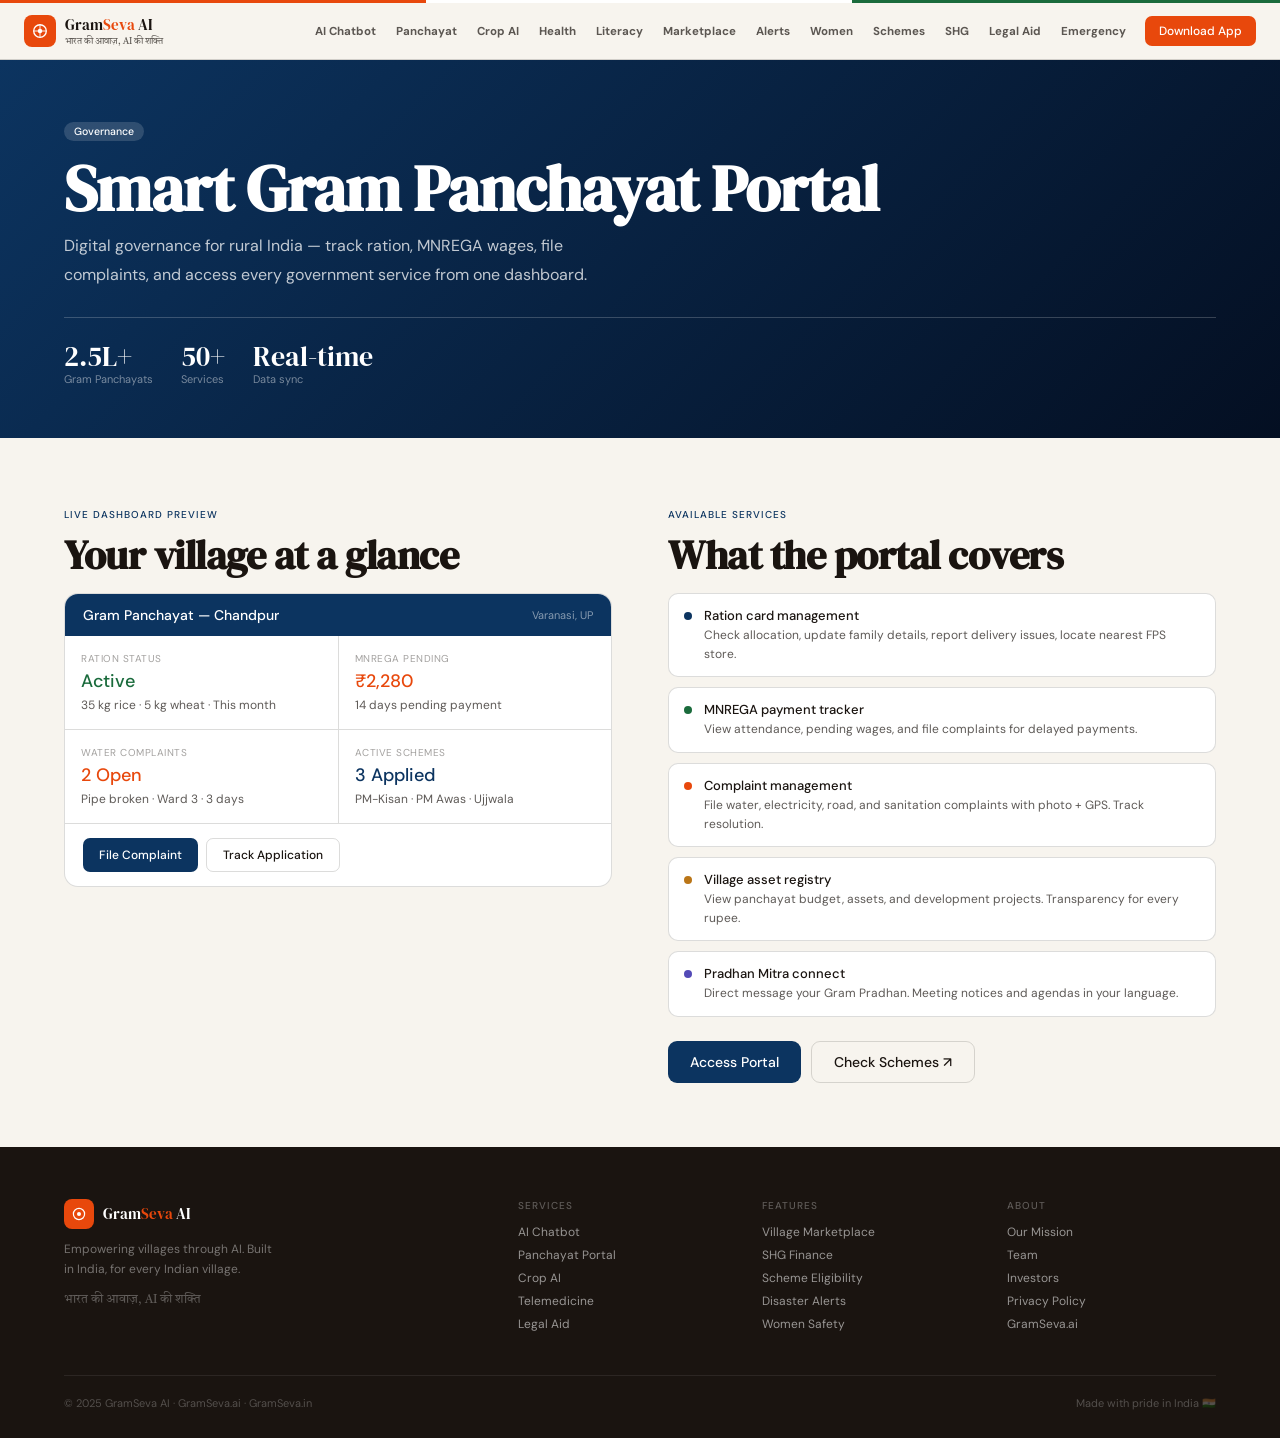
<file: panchayat.html>
<!DOCTYPE html>
<html lang="hi">
<head>
  <meta charset="UTF-8"><meta name="viewport" content="width=device-width, initial-scale=1.0">
  <title>Panchayat Portal — GramSeva AI</title>
  <link rel="stylesheet" href="style.css">
</head>
<body>

<div class="stripe"></div><nav>
  <div class="nav-inner">
    <a href="index.html" class="nav-logo">
      <div class="logo-mark"><svg width="18" height="18" viewBox="0 0 20 20" fill="none"><circle cx="10" cy="10" r="7" stroke="white" stroke-width="1.5"/><circle cx="10" cy="10" r="2.5" fill="white"/><line x1="10" y1="3" x2="10" y2="17" stroke="white" stroke-width="1"/><line x1="3" y1="10" x2="17" y2="10" stroke="white" stroke-width="1"/></svg></div>
      <div><div class="logo-en">Gram<span>Seva</span> AI</div><div class="logo-hi">भारत की आवाज़, AI की शक्ति</div></div>
    </a>
    <div class="nav-links" id="navLinks">
      <a href="chatbot.html"><b>AI Chatbot</b></a>
      <a href="panchayat.html"><b>Panchayat</b></a>
      <a href="crop.html"><b>Crop AI</b></a>
      <a href="health.html"><b>Health</b></a>
      <a href="literacy.html"><b>Literacy</b></a>
      <a href="market.html"><b>Marketplace</b></a>
      <a href="disaster.html"><b>Alerts</b></a>
      <a href="women.html"><b>Women</b></a>
      <a href="schemes.html"><b>Schemes</b></a>
      <a href="shg.html"><b>SHG</b></a>
      <a href="legal.html"><b>Legal Aid</b></a>
      <a href="emergency.html"><b>Emergency</b></a>
    </div>
    <button class="nav-cta" onclick="openModal('download')">Download App</button>
</nav>
<div class="page">
<section class="hero hero--panchayat">
  <div class="hero-inner fu">
    <!-- <a href="index.html" class="back-btn"><svg viewBox="0 0 24 24"><polyline points="15,18 9,12 15,6"/></svg>Back</a> -->
    <span class="bdg bdg--hero">Governance</span>
    <h1 class="text-white">Smart Gram Panchayat Portal</h1>
    <p class="lead lead--white-dim">Digital governance for rural India — track ration, MNREGA wages, file complaints, and access every government service from one dashboard.</p>
    <div class="stat-row">
      <div><div class="stat-num">2.5L+</div>
      <div class="stat-lbl">Gram Panchayats</div></div>
      <div><div class="stat-num">50+</div>
      <div class="stat-lbl">Services</div></div>
      <div><div class="stat-num">Real-time</div><div class="stat-lbl">Data sync</div></div>
    </div>
  </div>
</section>
<section class="sec"><div class="sec-in"><div class="two-col">
  <div>
    <div class="stag text-nv">Live Dashboard Preview</div><h2>Your village at a glance</h2>
    <div class="panel mt-16">
      <div class="panel-header panel-header--nv">
        <div class="panel-header-title">Gram Panchayat — Chandpur</div>
        <div class="panel-header-sub">Varanasi, UP</div>
      </div>
      <div class="tile-grid">
        <div class="tile"><div class="tile-label">Ration Status</div><div class="tile-value tile-value--gn">Active</div><div class="tile-desc">35 kg rice · 5 kg wheat · This month</div></div>
        <div class="tile"><div class="tile-label">MNREGA Pending</div><div class="tile-value tile-value--sf">₹2,280</div><div class="tile-desc">14 days pending payment</div></div>
        <div class="tile"><div class="tile-label">Water Complaints</div><div class="tile-value tile-value--sf">2 Open</div><div class="tile-desc">Pipe broken · Ward 3 · 3 days</div></div>
        <div class="tile"><div class="tile-label">Active Schemes</div><div class="tile-value tile-value--nv">3 Applied</div><div class="tile-desc">PM-Kisan · PM Awas · Ujjwala</div></div>
      </div>
      <div class="panel-footer">
        <button class="btn btn-n btn-sm">File Complaint</button>
        <button class="btn btn-s btn-sm">Track Application</button>
      </div>
    </div>
  </div>
  <div>
    <div class="stag text-nv">Available Services</div><h2>What the portal covers</h2>
    <div class="feat-list mt-16">
      <div class="fi"><div class="fd" style="background:var(--nv)"></div><div><div class="ft">Ration card management</div><div class="fb">Check allocation, update family details, report delivery issues, locate nearest FPS store.</div></div></div>
      <div class="fi"><div class="fd" style="background:var(--gn)"></div><div><div class="ft">MNREGA payment tracker</div><div class="fb">View attendance, pending wages, and file complaints for delayed payments.</div></div></div>
      <div class="fi"><div class="fd" style="background:var(--sf)"></div><div><div class="ft">Complaint management</div><div class="fb">File water, electricity, road, and sanitation complaints with photo + GPS. Track resolution.</div></div></div>
      <div class="fi"><div class="fd" style="background:var(--am)"></div><div><div class="ft">Village asset registry</div><div class="fb">View panchayat budget, assets, and development projects. Transparency for every rupee.</div></div></div>
      <div class="fi"><div class="fd" style="background:var(--pu)"></div><div><div class="ft">Pradhan Mitra connect</div><div class="fb">Direct message your Gram Pradhan. Meeting notices and agendas in your language.</div></div></div>
    </div>
    <div class="btn-row"><a href="#" class="btn btn-n">Access Portal</a><a href="schemes.html" class="btn btn-s">Check Schemes ↗</a></div>
  </div>
</div></div></section>
</div><footer>
  <div class="foot-in">
    <div class="foot-grid">
      <div class="foot-brand"><div class="foot-logo-wrap"><div class="foot-logo-mark"><svg width="16" height="16" viewBox="0 0 20 20" fill="none"><circle cx="10" cy="10" r="7" stroke="white" stroke-width="1.5"/><circle cx="10" cy="10" r="2.5" fill="white"/></svg></div><span class="foot-logo-name">Gram<span>Seva</span> AI</span></div><p>Empowering villages through AI. Built in India, for every Indian village.</p><div class="foot-hi">भारत की आवाज़, AI की शक्ति</div></div>
      <div class="foot-col"><h4>Services</h4><a href="chatbot.html">AI Chatbot</a><a href="panchayat.html">Panchayat Portal</a><a href="crop.html">Crop AI</a><a href="health.html">Telemedicine</a><a href="legal.html">Legal Aid</a></div>
      <div class="foot-col"><h4>Features</h4><a href="market.html">Village Marketplace</a><a href="shg.html">SHG Finance</a><a href="schemes.html">Scheme Eligibility</a><a href="disaster.html">Disaster Alerts</a><a href="women.html">Women Safety</a></div>
      <div class="foot-col"><h4>About</h4><a href="#">Our Mission</a><a href="#">Team</a><a href="#">Investors</a><a href="#">Privacy Policy</a><a href="#">GramSeva.ai</a></div>
    </div>
    <div class="foot-bot"><p>© 2025 GramSeva AI · GramSeva.ai · GramSeva.in</p><p>Made with pride in India 🇮🇳</p></div>
  </div>
</footer>
</body>
</html>
</file>
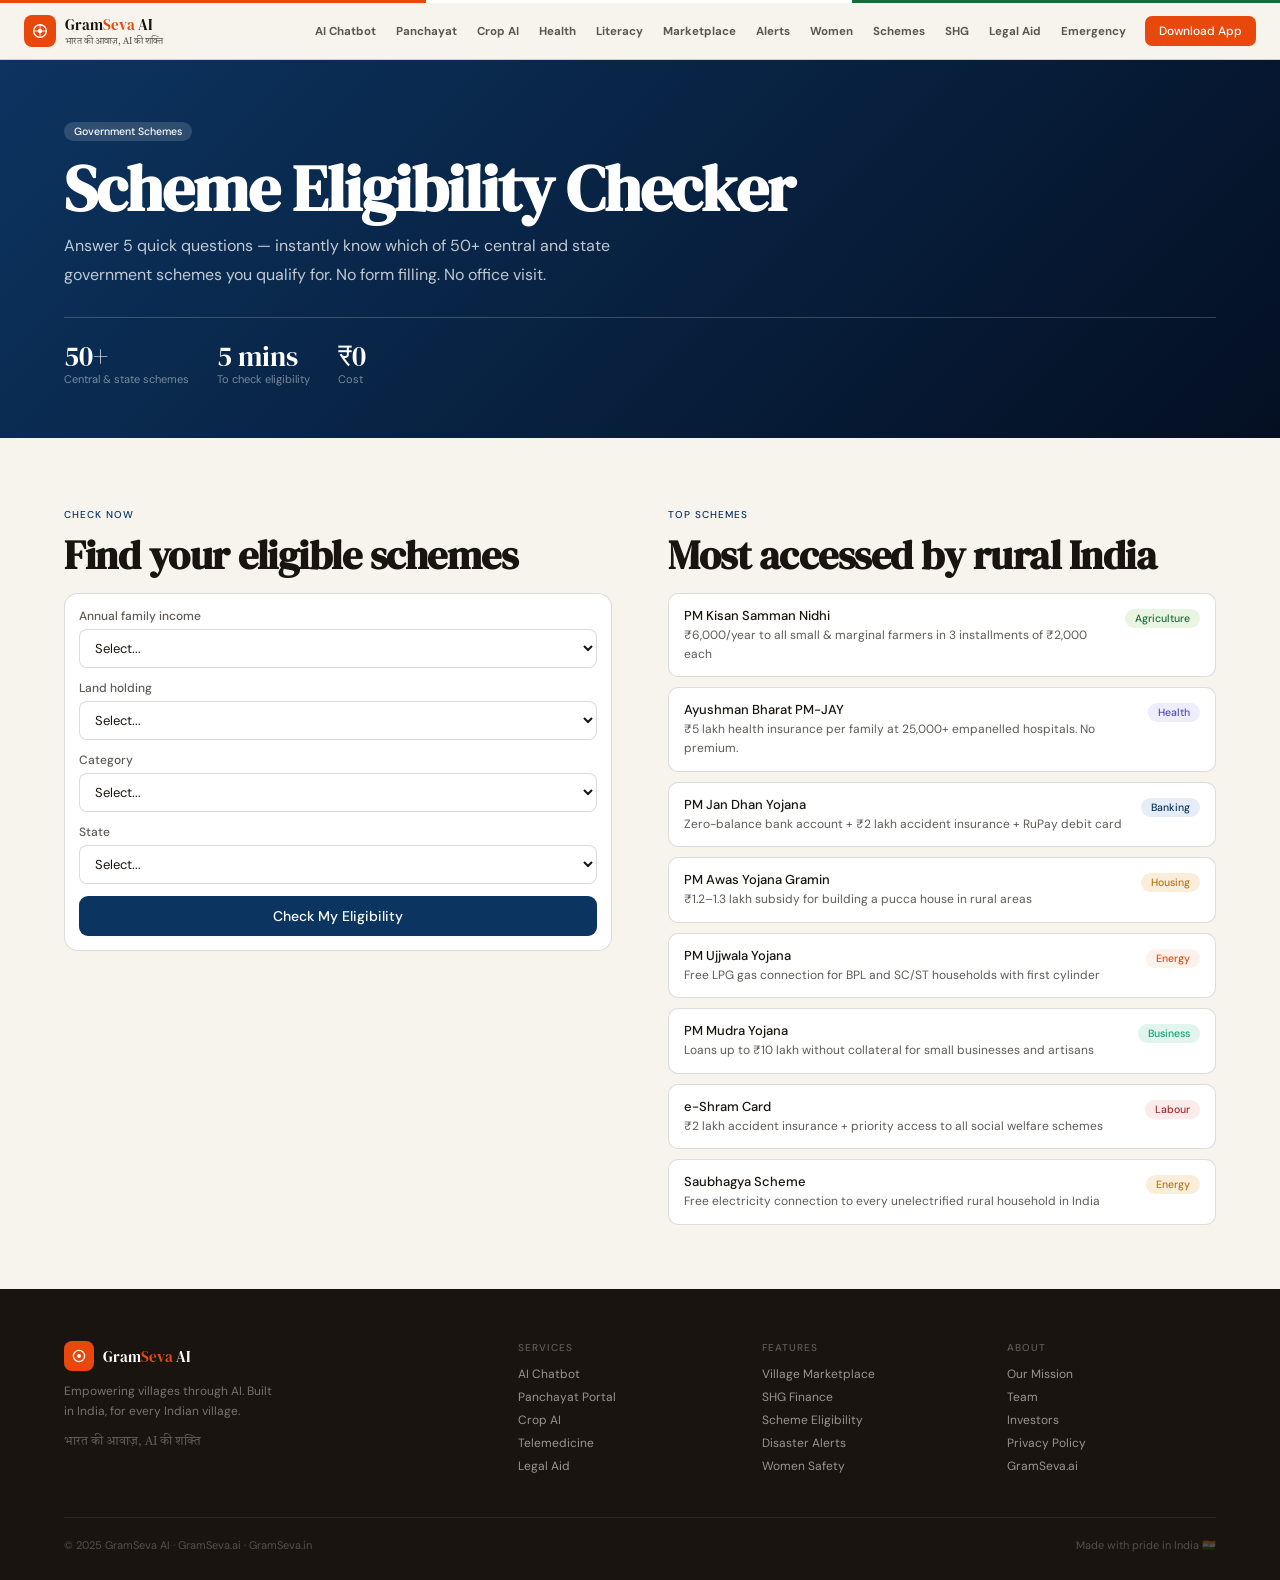
<file: schemes.html>
<!DOCTYPE html>
<html lang="hi">
<head>
  <meta charset="UTF-8"><meta name="viewport" content="width=device-width, initial-scale=1.0">
  <title>Scheme Eligibility — GramSeva AI</title>
  <link rel="stylesheet" href="style.css">
</head>
<body>
<div class="stripe"></div><nav>
  <div class="nav-inner">
    <a href="index.html" class="nav-logo">
      <div class="logo-mark"><svg width="18" height="18" viewBox="0 0 20 20" fill="none"><circle cx="10" cy="10" r="7" stroke="white" stroke-width="1.5"/><circle cx="10" cy="10" r="2.5" fill="white"/><line x1="10" y1="3" x2="10" y2="17" stroke="white" stroke-width="1"/><line x1="3" y1="10" x2="17" y2="10" stroke="white" stroke-width="1"/></svg></div>
      <div><div class="logo-en">Gram<span>Seva</span> AI</div><div class="logo-hi">भारत की आवाज़, AI की शक्ति</div></div>
    </a>
    <div class="nav-links" id="navLinks">
      <a href="chatbot.html"><b>AI Chatbot</b></a>
      <a href="panchayat.html"><b>Panchayat</b></a>
      <a href="crop.html"><b>Crop AI</b></a>
      <a href="health.html"><b>Health</b></a>
      <a href="literacy.html"><b>Literacy</b></a>
      <a href="market.html"><b>Marketplace</b></a>
      <a href="disaster.html"><b>Alerts</b></a>
      <a href="women.html"><b>Women</b></a>
      <a href="schemes.html"><b>Schemes</b></a>
      <a href="shg.html"><b>SHG</b></a>
      <a href="legal.html"><b>Legal Aid</b></a>
      <a href="emergency.html"><b>Emergency</b></a>
    </div>
    <button class="nav-cta" onclick="openModal('download')">Download App</button>
</nav>
<div class="page">
<section class="hero hero--schemes">
  <div class="hero-inner fu">
    <span class="bdg bdg--hero">Government Schemes</span>
    <h1 class="text-white">Scheme Eligibility Checker</h1>
    <p class="lead lead--white-dim">Answer 5 quick questions — instantly know which of 50+ central and state government schemes you qualify for. No form filling. No office visit.</p>
    <div class="stat-row">
      <div><div class="stat-num">50+</div><div class="stat-lbl">Central & state schemes</div></div>
      <div><div class="stat-num">5 mins</div><div class="stat-lbl">To check eligibility</div></div>
      <div><div class="stat-num">₹0</div><div class="stat-lbl">Cost</div></div>
    </div>
  </div>
</section>
<section class="sec"><div class="sec-in"><div class="two-col">
  <div>
    <div class="stag text-nv">Check Now</div><h2>Find your eligible schemes</h2>
    <div class="panel mt-16">
      <div class="panel-body">
        <div class="ig"><label>Annual family income</label><select><option>Select...</option><option>Below ₹1 lakh</option><option>₹1–3 lakh</option><option>₹3–6 lakh</option><option>Above ₹6 lakh</option></select></div>
        <div class="ig"><label>Land holding</label><select><option>Select...</option><option>No land</option><option>Up to 2 hectares (small farmer)</option><option>Above 2 hectares</option></select></div>
        <div class="ig"><label>Category</label><select><option>Select...</option><option>General</option><option>SC/ST</option><option>OBC</option><option>Minority</option></select></div>
        <div class="ig"><label>State</label><select><option>Select...</option><option>Uttar Pradesh</option><option>Bihar</option><option>Maharashtra</option><option>Tamil Nadu</option><option>West Bengal</option><option>Rajasthan</option><option>Madhya Pradesh</option></select></div>
        <button class="btn btn-n btn-full" onclick="checkEl()">Check My Eligibility</button>
        <div id="elres" class="mt-14 hidden"></div>
      </div>
    </div>
  </div>
  <div>
    <div class="stag text-nv">Top Schemes</div><h2>Most accessed by rural India</h2>
    <div id="slist" class="feat-list mt-16"></div>
  </div>
</div></div></section>
<script>
const SD=[{n:'PM Kisan Samman Nidhi',t:'Agriculture',b:'₹6,000/year to all small & marginal farmers in 3 installments of ₹2,000 each',c:'gn'},{n:'Ayushman Bharat PM-JAY',t:'Health',b:'₹5 lakh health insurance per family at 25,000+ empanelled hospitals. No premium.',c:'pu'},{n:'PM Jan Dhan Yojana',t:'Banking',b:'Zero-balance bank account + ₹2 lakh accident insurance + RuPay debit card',c:'nv'},{n:'PM Awas Yojana Gramin',t:'Housing',b:'₹1.2–1.3 lakh subsidy for building a pucca house in rural areas',c:'am'},{n:'PM Ujjwala Yojana',t:'Energy',b:'Free LPG gas connection for BPL and SC/ST households with first cylinder',c:'sf'},{n:'PM Mudra Yojana',t:'Business',b:'Loans up to ₹10 lakh without collateral for small businesses and artisans',c:'tl'},{n:'e-Shram Card',t:'Labour',b:'₹2 lakh accident insurance + priority access to all social welfare schemes',c:'rd'},{n:'Saubhagya Scheme',t:'Energy',b:'Free electricity connection to every unelectrified rural household in India',c:'am'}];
function buildSL(){const g=document.getElementById('slist');SD.forEach(s=>{const d=document.createElement('div');d.className='fi';d.innerHTML=`<div style="flex:1"><div class="ft">${s.n}</div><div class="fb">${s.b}</div></div><span class="bdg bdg-${s.c}" style="flex-shrink:0;margin-top:2px">${s.t}</span>`;g.appendChild(d);});}
function checkEl(){const r=document.getElementById('elres');r.classList.remove('hidden');r.innerHTML='<div class="info-box info-box--gn"><div class="alert-title text-gn mb-8">You likely qualify for 5 schemes:</div><div style="font-size:13px;color:var(--i70);line-height:2.1">✓ PM-Kisan Samman Nidhi — ₹6,000/year<br>✓ Ayushman Bharat — ₹5 lakh health cover<br>✓ PM Jan Dhan — zero-balance bank account<br>✓ PM Ujjwala — free LPG connection<br>✓ e-Shram Card — ₹2 lakh accident insurance</div><button class="btn btn-g btn-sm mt-10">Apply for all schemes →</button></div>';}
buildSL();
</script>
</div><footer>
  <div class="foot-in">
    <div class="foot-grid">
      <div class="foot-brand"><div class="foot-logo-wrap"><div class="foot-logo-mark"><svg width="16" height="16" viewBox="0 0 20 20" fill="none"><circle cx="10" cy="10" r="7" stroke="white" stroke-width="1.5"/><circle cx="10" cy="10" r="2.5" fill="white"/></svg></div><span class="foot-logo-name">Gram<span>Seva</span> AI</span></div><p>Empowering villages through AI. Built in India, for every Indian village.</p><div class="foot-hi">भारत की आवाज़, AI की शक्ति</div></div>
      <div class="foot-col"><h4>Services</h4><a href="chatbot.html">AI Chatbot</a><a href="panchayat.html">Panchayat Portal</a><a href="crop.html">Crop AI</a><a href="health.html">Telemedicine</a><a href="legal.html">Legal Aid</a></div>
      <div class="foot-col"><h4>Features</h4><a href="market.html">Village Marketplace</a><a href="shg.html">SHG Finance</a><a href="schemes.html">Scheme Eligibility</a><a href="disaster.html">Disaster Alerts</a><a href="women.html">Women Safety</a></div>
      <div class="foot-col"><h4>About</h4><a href="#">Our Mission</a><a href="#">Team</a><a href="#">Investors</a><a href="#">Privacy Policy</a><a href="#">GramSeva.ai</a></div>
    </div>
    <div class="foot-bot"><p>© 2025 GramSeva AI · GramSeva.ai · GramSeva.in</p><p>Made with pride in India 🇮🇳</p></div>
  </div>
</footer>
</body>
</html>
</file>
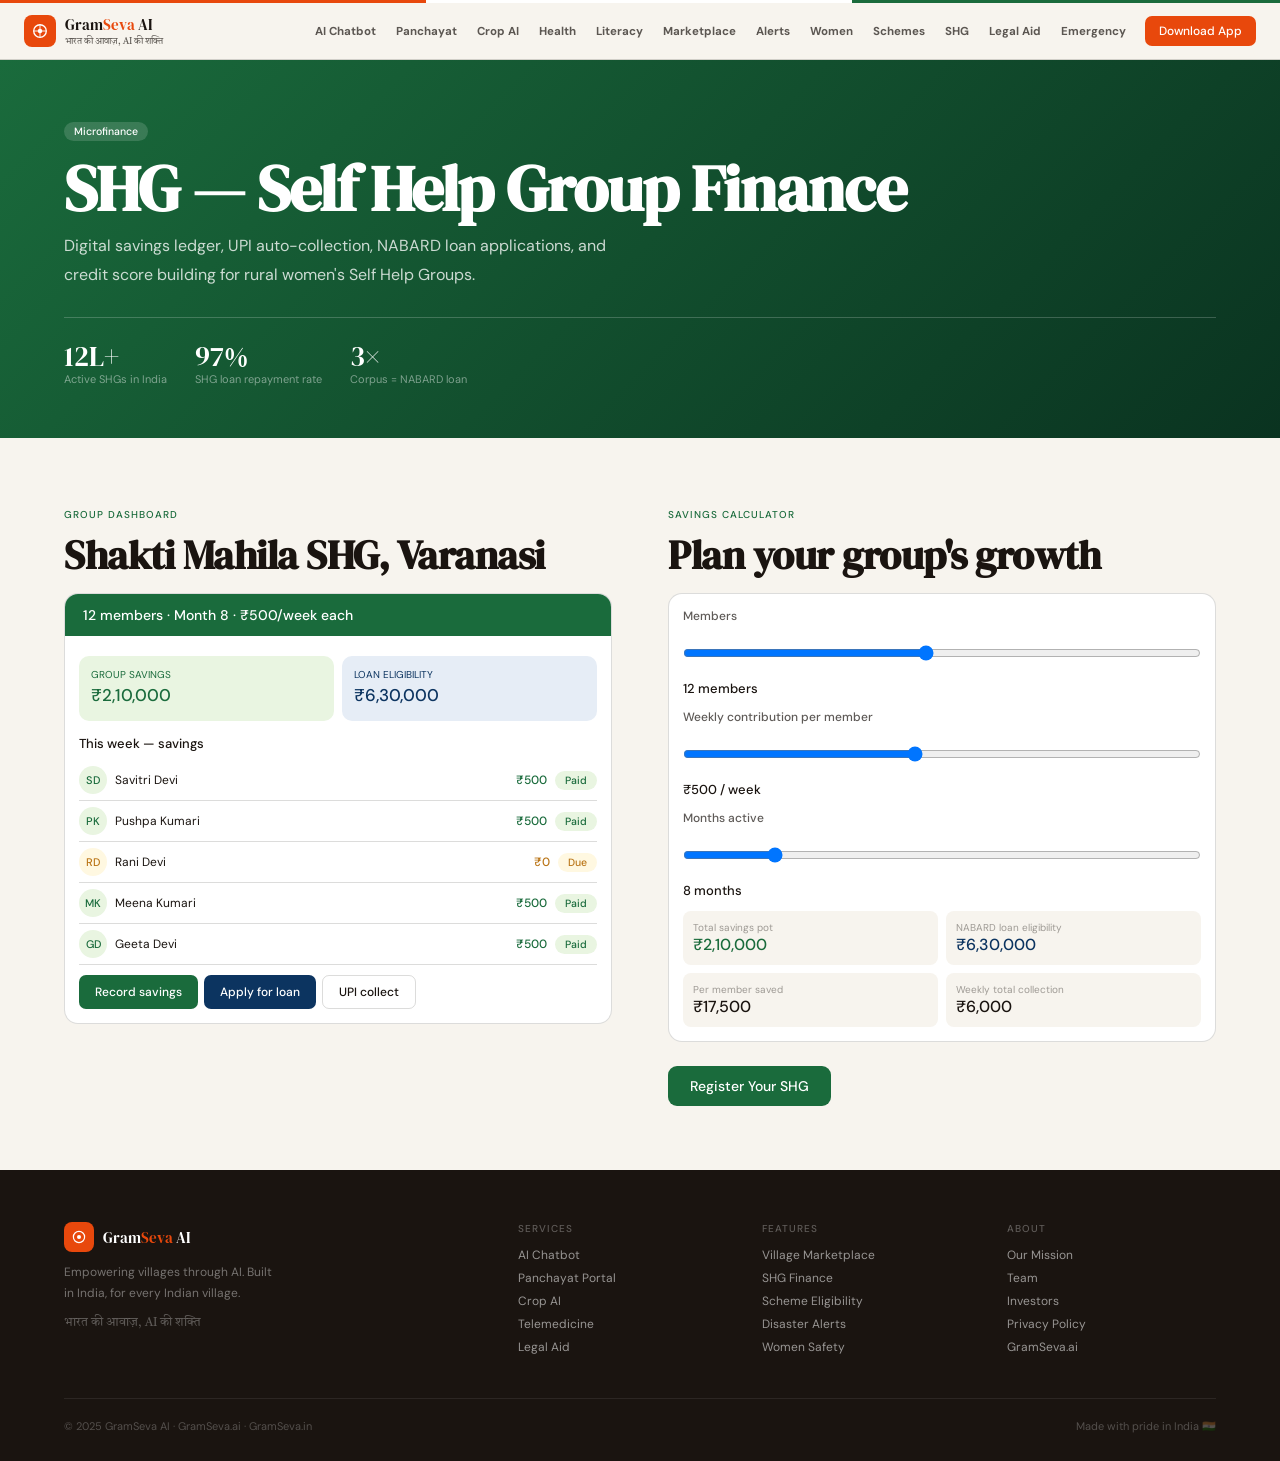
<file: shg.html>
<!DOCTYPE html>
<html lang="hi">
<head>
  <meta charset="UTF-8"><meta name="viewport" content="width=device-width, initial-scale=1.0">
  <title>SHG Finance — GramSeva AI</title>
  <link rel="stylesheet" href="style.css">
</head>
<body>
<div class="stripe"></div><nav>
  <div class="nav-inner">
    <a href="index.html" class="nav-logo">
      <div class="logo-mark"><svg width="18" height="18" viewBox="0 0 20 20" fill="none"><circle cx="10" cy="10" r="7" stroke="white" stroke-width="1.5"/><circle cx="10" cy="10" r="2.5" fill="white"/><line x1="10" y1="3" x2="10" y2="17" stroke="white" stroke-width="1"/><line x1="3" y1="10" x2="17" y2="10" stroke="white" stroke-width="1"/></svg></div>
      <div><div class="logo-en">Gram<span>Seva</span> AI</div><div class="logo-hi">भारत की आवाज़, AI की शक्ति</div></div>
    </a>
    <div class="nav-links" id="navLinks">
      <a href="chatbot.html"><b>AI Chatbot</b></a>
      <a href="panchayat.html"><b>Panchayat</b></a>
      <a href="crop.html"><b>Crop AI</b></a>
      <a href="health.html"><b>Health</b></a>
      <a href="literacy.html"><b>Literacy</b></a>
      <a href="market.html"><b>Marketplace</b></a>
      <a href="disaster.html"><b>Alerts</b></a>
      <a href="women.html"><b>Women</b></a>
      <a href="schemes.html"><b>Schemes</b></a>
      <a href="shg.html"><b>SHG</b></a>
      <a href="legal.html"><b>Legal Aid</b></a>
      <a href="emergency.html"><b>Emergency</b></a>
    </div>
    <button class="nav-cta" onclick="openModal('download')">Download App</button>
</nav>
<div class="page">
<section class="hero hero--shg">
  <div class="hero-inner fu">
    <span class="bdg bdg--hero">Microfinance</span>
    <h1 class="text-white">SHG — Self Help Group Finance</h1>
    <p class="lead lead--white">Digital savings ledger, UPI auto-collection, NABARD loan applications, and credit score building for rural women's Self Help Groups.</p>
    <div class="stat-row">
      <div><div class="stat-num">12L+</div><div class="stat-lbl">Active SHGs in India</div></div>
      <div><div class="stat-num">97%</div><div class="stat-lbl">SHG loan repayment rate</div></div>
      <div><div class="stat-num">3×</div><div class="stat-lbl">Corpus = NABARD loan</div></div>
    </div>
  </div>
</section>
<section class="sec"><div class="sec-in"><div class="two-col">
  <div>
    <div class="stag text-gn">Group Dashboard</div><h2>Shakti Mahila SHG, Varanasi</h2>
    <div class="panel mt-16">
      <div class="panel-header panel-header--gn"><div class="panel-header-title">12 members · Month 8 · ₹500/week each</div></div>
      <div class="panel-body">
        <div class="calc-grid mb-14">
          <div class="mini-stat mini-stat--gn"><div class="mini-label mini-label--gn">Group savings</div><div class="mini-value mini-value--gn" id="ss">₹1,92,000</div></div>
          <div class="mini-stat" style="background:var(--nv-p)"><div class="mini-label" style="color:var(--nv)">Loan eligibility</div><div class="mini-value" style="color:var(--nv)" id="sl">₹5,76,000</div></div>
        </div>
        <div class="ft mb-8">This week — savings</div>
        <div id="smem"></div>
        <div class="flex flex-wrap gap-6 mt-10">
          <button class="btn btn-g btn-sm">Record savings</button>
          <button class="btn btn-n btn-sm">Apply for loan</button>
          <button class="btn btn-s btn-sm">UPI collect</button>
        </div>
      </div>
    </div>
  </div>
  <div>
    <div class="stag text-gn">Savings Calculator</div><h2>Plan your group's growth</h2>
    <div class="panel mt-16">
      <div class="panel-body">
        <div class="ig"><label>Members</label><input type="range" min="5" max="20" value="12" step="1" id="sm" oninput="calcS()"><div class="ft mt-4" id="smv">12 members</div></div>
        <div class="ig"><label>Weekly contribution per member</label><input type="range" min="100" max="1000" value="500" step="50" id="sc" oninput="calcS()"><div class="ft mt-4 text-gn" id="scv">₹500 / week</div></div>
        <div class="ig"><label>Months active</label><input type="range" min="3" max="36" value="8" step="1" id="smo" oninput="calcS()"><div class="ft mt-4" id="smov">8 months</div></div>
        <div class="calc-grid mt-8">
          <div class="calc-tile--bg"><div class="calc-label">Total savings pot</div><div class="calc-value calc-value--gn" id="sp">₹1,92,000</div></div>
          <div class="calc-tile--bg"><div class="calc-label">NABARD loan eligibility</div><div class="calc-value calc-value--nv" id="slc">₹5,76,000</div></div>
          <div class="calc-tile--bg"><div class="calc-label">Per member saved</div><div class="calc-value calc-value--ink" id="spm">₹16,000</div></div>
          <div class="calc-tile--bg"><div class="calc-label">Weekly total collection</div><div class="calc-value calc-value--ink" id="swk">₹6,000</div></div>
        </div>
      </div>
    </div>
    <div class="btn-row"><button class="btn btn-g">Register Your SHG</button></div>
  </div>
</div></div></section>
<script>
const MBS=[{i:'SD',n:'Savitri Devi',p:true},{i:'PK',n:'Pushpa Kumari',p:true},{i:'RD',n:'Rani Devi',p:false},{i:'MK',n:'Meena Kumari',p:true},{i:'GD',n:'Geeta Devi',p:true}];
function buildMem(){const g=document.getElementById('smem');MBS.forEach(m=>{const d=document.createElement('div');d.style.cssText='display:flex;align-items:center;gap:8px;padding:6px 0;border-bottom:1px solid var(--i15);font-size:12px';d.innerHTML=`<div style="width:28px;height:28px;border-radius:50%;background:${m.p?'var(--gn-p)':'#FFF8E1'};color:${m.p?'var(--gn)':'var(--am)'};display:flex;align-items:center;justify-content:center;font-size:11px;font-weight:500;flex-shrink:0">${m.i}</div><div style="flex:1;color:var(--ink)">${m.n}</div><div style="font-weight:500;color:${m.p?'var(--gn)':'var(--am)'}">${m.p?'₹500':'₹0'}</div><span class="bdg" style="background:${m.p?'var(--gn-p)':'#FFF8E1'};color:${m.p?'var(--gn)':'var(--am)'}">${m.p?'Paid':'Due'}</span>`;g.appendChild(d);});}
function calcS(){const m=+document.getElementById('sm').value,c=+document.getElementById('sc').value,mo=+document.getElementById('smo').value;document.getElementById('smv').textContent=m+' members';document.getElementById('scv').textContent='₹'+c+' / week';document.getElementById('smov').textContent=mo+' months';const w=Math.round(mo*4.33),pot=m*c*w,per=Math.round(pot/m),loan=pot*3,wk=m*c;document.getElementById('sp').textContent='₹'+pot.toLocaleString('en-IN');document.getElementById('slc').textContent='₹'+loan.toLocaleString('en-IN');document.getElementById('spm').textContent='₹'+per.toLocaleString('en-IN');document.getElementById('swk').textContent='₹'+wk.toLocaleString('en-IN');document.getElementById('ss').textContent='₹'+pot.toLocaleString('en-IN');document.getElementById('sl').textContent='₹'+loan.toLocaleString('en-IN');}
buildMem();calcS();
</script>
</div><footer>
  <div class="foot-in">
    <div class="foot-grid">
      <div class="foot-brand"><div class="foot-logo-wrap"><div class="foot-logo-mark"><svg width="16" height="16" viewBox="0 0 20 20" fill="none"><circle cx="10" cy="10" r="7" stroke="white" stroke-width="1.5"/><circle cx="10" cy="10" r="2.5" fill="white"/></svg></div><span class="foot-logo-name">Gram<span>Seva</span> AI</span></div><p>Empowering villages through AI. Built in India, for every Indian village.</p><div class="foot-hi">भारत की आवाज़, AI की शक्ति</div></div>
      <div class="foot-col"><h4>Services</h4><a href="chatbot.html">AI Chatbot</a><a href="panchayat.html">Panchayat Portal</a><a href="crop.html">Crop AI</a><a href="health.html">Telemedicine</a><a href="legal.html">Legal Aid</a></div>
      <div class="foot-col"><h4>Features</h4><a href="market.html">Village Marketplace</a><a href="shg.html">SHG Finance</a><a href="schemes.html">Scheme Eligibility</a><a href="disaster.html">Disaster Alerts</a><a href="women.html">Women Safety</a></div>
      <div class="foot-col"><h4>About</h4><a href="#">Our Mission</a><a href="#">Team</a><a href="#">Investors</a><a href="#">Privacy Policy</a><a href="#">GramSeva.ai</a></div>
    </div>
    <div class="foot-bot"><p>© 2025 GramSeva AI · GramSeva.ai · GramSeva.in</p><p>Made with pride in India 🇮🇳</p></div>
  </div>
</footer>
</body>
</html>
</file>
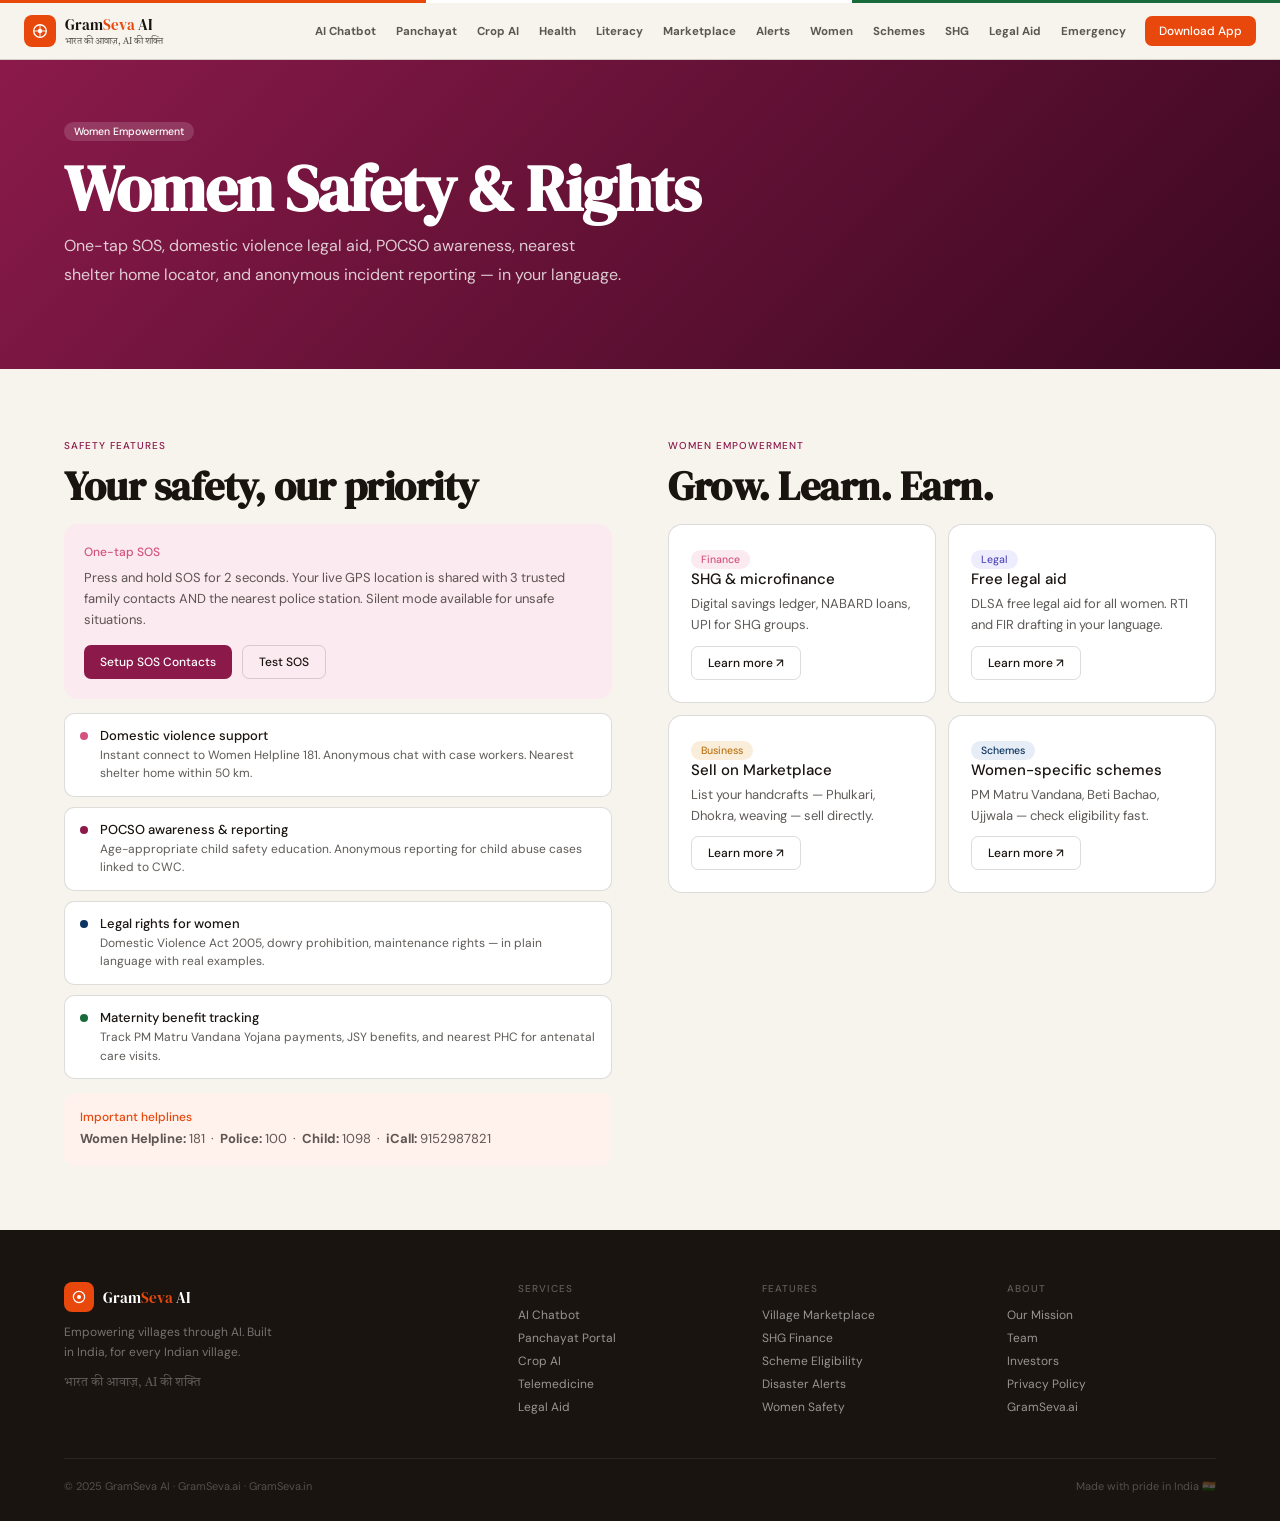
<file: women.html>
<!DOCTYPE html>
<html lang="hi">
<head>
  <meta charset="UTF-8"><meta name="viewport" content="width=device-width, initial-scale=1.0">
  <title>Women Safety — GramSeva AI</title>
  <link rel="stylesheet" href="style.css">
</head>
<body>
<div class="stripe"></div><nav>
  <div class="nav-inner">
    <a href="index.html" class="nav-logo">
      <div class="logo-mark"><svg width="18" height="18" viewBox="0 0 20 20" fill="none"><circle cx="10" cy="10" r="7" stroke="white" stroke-width="1.5"/><circle cx="10" cy="10" r="2.5" fill="white"/><line x1="10" y1="3" x2="10" y2="17" stroke="white" stroke-width="1"/><line x1="3" y1="10" x2="17" y2="10" stroke="white" stroke-width="1"/></svg></div>
      <div><div class="logo-en">Gram<span>Seva</span> AI</div><div class="logo-hi">भारत की आवाज़, AI की शक्ति</div></div>
    </a>
    <div class="nav-links" id="navLinks">
      <a href="chatbot.html"><b>AI Chatbot</b></a>
      <a href="panchayat.html"><b>Panchayat</b></a>
      <a href="crop.html"><b>Crop AI</b></a>
      <a href="health.html"><b>Health</b></a>
      <a href="literacy.html"><b>Literacy</b></a>
      <a href="market.html"><b>Marketplace</b></a>
      <a href="disaster.html"><b>Alerts</b></a>
      <a href="women.html"><b>Women</b></a>
      <a href="schemes.html"><b>Schemes</b></a>
      <a href="shg.html"><b>SHG</b></a>
      <a href="legal.html"><b>Legal Aid</b></a>
      <a href="emergency.html"><b>Emergency</b></a>
    </div>
    <button class="nav-cta" onclick="openModal('download')">Download App</button>
</nav>
<div class="page">
<section class="hero hero--women">
  <div class="hero-inner fu">
    <span class="bdg bdg--hero">Women Empowerment</span>
    <h1 class="text-white">Women Safety & Rights</h1>
    <p class="lead lead--white">One-tap SOS, domestic violence legal aid, POCSO awareness, nearest shelter home locator, and anonymous incident reporting — in your language.</p>
  </div>
</section>
<section class="sec"><div class="sec-in"><div class="two-col">
  <div>
    <div class="stag text-women">Safety Features</div><h2>Your safety, our priority</h2>
    <div class="info-box info-box--pk mt-16 mb-14">
      <div class="info-box-title" style="color:var(--pk)">One-tap SOS</div>
      <div class="info-box-body mt-8">Press and hold SOS for 2 seconds. Your live GPS location is shared with 3 trusted family contacts AND the nearest police station. Silent mode available for unsafe situations.</div>
      <div class="btn-row mt-14"><button class="btn btn-women btn-sm">Setup SOS Contacts</button><button class="btn btn-s btn-sm">Test SOS</button></div>
    </div>
    <div class="feat-list">
      <div class="fi"><div class="fd" style="background:var(--pk)"></div><div><div class="ft">Domestic violence support</div><div class="fb">Instant connect to Women Helpline 181. Anonymous chat with case workers. Nearest shelter home within 50 km.</div></div></div>
      <div class="fi"><div class="fd" style="background:var(--women-color)"></div><div><div class="ft">POCSO awareness & reporting</div><div class="fb">Age-appropriate child safety education. Anonymous reporting for child abuse cases linked to CWC.</div></div></div>
      <div class="fi"><div class="fd" style="background:var(--nv)"></div><div><div class="ft">Legal rights for women</div><div class="fb">Domestic Violence Act 2005, dowry prohibition, maintenance rights — in plain language with real examples.</div></div></div>
      <div class="fi"><div class="fd" style="background:var(--gn)"></div><div><div class="ft">Maternity benefit tracking</div><div class="fb">Track PM Matru Vandana Yojana payments, JSY benefits, and nearest PHC for antenatal care visits.</div></div></div>
    </div>
    <div class="info-box--sf mt-14">
      <div class="info-box-title info-box-title--sf">Important helplines</div>
      <div class="info-box-body"><strong>Women Helpline:</strong> 181 &nbsp;·&nbsp; <strong>Police:</strong> 100 &nbsp;·&nbsp; <strong>Child:</strong> 1098 &nbsp;·&nbsp; <strong>iCall:</strong> 9152987821</div>
    </div>
  </div>
  <div>
    <div class="stag text-women">Women Empowerment</div><h2>Grow. Learn. Earn.</h2>
    <div class="auto-grid-sm mt-16">
      <div class="card"><span class="bdg bdg-pk mb-10" style="display:inline-block">Finance</span><div class="cname">SHG & microfinance</div><div class="cdesc">Digital savings ledger, NABARD loans, UPI for SHG groups.</div><div class="mt-10"><a href="shg.html" class="btn btn-s btn-sm">Learn more ↗</a></div></div>
      <div class="card"><span class="bdg bdg-pu mb-10" style="display:inline-block">Legal</span><div class="cname">Free legal aid</div><div class="cdesc">DLSA free legal aid for all women. RTI and FIR drafting in your language.</div><div class="mt-10"><a href="legal.html" class="btn btn-s btn-sm">Learn more ↗</a></div></div>
      <div class="card"><span class="bdg bdg-am mb-10" style="display:inline-block">Business</span><div class="cname">Sell on Marketplace</div><div class="cdesc">List your handcrafts — Phulkari, Dhokra, weaving — sell directly.</div><div class="mt-10"><a href="market.html" class="btn btn-s btn-sm">Learn more ↗</a></div></div>
      <div class="card"><span class="bdg bdg-nv mb-10" style="display:inline-block">Schemes</span><div class="cname">Women-specific schemes</div><div class="cdesc">PM Matru Vandana, Beti Bachao, Ujjwala — check eligibility fast.</div><div class="mt-10"><a href="schemes.html" class="btn btn-s btn-sm">Learn more ↗</a></div></div>
    </div>
  </div>
</div></div></section>
</div><footer>
  <div class="foot-in">
    <div class="foot-grid">
      <div class="foot-brand"><div class="foot-logo-wrap"><div class="foot-logo-mark"><svg width="16" height="16" viewBox="0 0 20 20" fill="none"><circle cx="10" cy="10" r="7" stroke="white" stroke-width="1.5"/><circle cx="10" cy="10" r="2.5" fill="white"/></svg></div><span class="foot-logo-name">Gram<span>Seva</span> AI</span></div><p>Empowering villages through AI. Built in India, for every Indian village.</p><div class="foot-hi">भारत की आवाज़, AI की शक्ति</div></div>
      <div class="foot-col"><h4>Services</h4><a href="chatbot.html">AI Chatbot</a><a href="panchayat.html">Panchayat Portal</a><a href="crop.html">Crop AI</a><a href="health.html">Telemedicine</a><a href="legal.html">Legal Aid</a></div>
      <div class="foot-col"><h4>Features</h4><a href="market.html">Village Marketplace</a><a href="shg.html">SHG Finance</a><a href="schemes.html">Scheme Eligibility</a><a href="disaster.html">Disaster Alerts</a><a href="women.html">Women Safety</a></div>
      <div class="foot-col"><h4>About</h4><a href="#">Our Mission</a><a href="#">Team</a><a href="#">Investors</a><a href="#">Privacy Policy</a><a href="#">GramSeva.ai</a></div>
    </div>
    <div class="foot-bot"><p>© 2025 GramSeva AI · GramSeva.ai · GramSeva.in</p><p>Made with pride in India 🇮🇳</p></div>
  </div>
</footer>
</body>
</html>
</file>
<file: style.css>
@import url('https://fonts.googleapis.com/css2?family=Tiro+Devanagari+Hindi&family=DM+Serif+Display:ital@0;1&family=DM+Sans:wght@300;400;500&display=swap');

/* ── Design Tokens ──────────────────────────────────────────── */
:root {
  --sf:   #E8480C;
  --sf-d: #C03800;
  --sf-l: #FF7940;
  --sf-p: #FFF1EB;
  --gn:   #1A6B3C;
  --gn-p: #E9F5E1;
  --nv:   #0C3460;
  --nv-p: #E6EDF6;
  --mt:   #F7F4EE;
  --mt-d: #EDE8DF;
  --ink:  #1A1410;
  --i70:  rgba(26,20,16,0.7);
  --i40:  rgba(26,20,16,0.4);
  --i15:  rgba(26,20,16,0.15);
  --pu:   #534AB7;
  --pu-p: #EEEDFE;
  --tl:   #1D9E75;
  --tl-p: #E1F5EE;
  --am:   #BA7517;
  --am-p: #FAEEDA;
  --rd:   #A32D2D;
  --rd-p: #FCEBEB;
  --pk:   #D4537E;
  --pk-p: #FBEAF0;

  /* page accent colours (set per page via <html data-page="">) */
  --hero-from: #E8480C;
  --hero-to:   #8B2200;

  /* page-specific named colours */
  --health-color:  #7B2260;
  --legal-color:   #1A1460;
  --women-color:   #8B1A4A;
  --market-color:  #7A4A10;
  --market-from:   #3A2005;
}

/* ── Reset ───────────────────────────────────────────────────── */
*, *::before, *::after { box-sizing: border-box; margin: 0; padding: 0; }
html  { scroll-behavior: smooth; }
body  { font-family: 'DM Sans', sans-serif; background: var(--mt); color: var(--ink); overflow-x: hidden; }

/* ── India-flag stripe ───────────────────────────────────────── */
.stripe {
  position: fixed; top: 0; left: 0; right: 0; height: 3px;
  background: linear-gradient(90deg, var(--sf) 33.3%, #fff 33.3%, #fff 66.6%, var(--gn) 66.6%);
  z-index: 999;
}

/* ── Navigation ──────────────────────────────────────────────── */
nav {
  position: fixed; top: 3px; left: 0; right: 0; z-index: 998;
  background: rgba(247,244,238,0.96);
  backdrop-filter: blur(14px);
  border-bottom: 1px solid var(--i15);
}
.nav-inner {
  max-width: 1280px; margin: 0 auto;
  display: flex; align-items: center; height: 56px; padding: 0 24px;
}
.nav-logo  { display: flex; align-items: center; gap: 9px; text-decoration: none; flex-shrink: 0; }
.logo-mark { width: 32px; height: 32px; border-radius: 8px; background: var(--sf); display: flex; align-items: center; justify-content: center; }
.logo-en   { font-family: 'DM Serif Display', serif; font-size: 15px; color: var(--ink); }
.logo-en span { color: var(--sf); }
.logo-hi   { font-family: 'Tiro Devanagari Hindi', serif; font-size: 9px; color: var(--i70); margin-top: 1px; }

.nav-links { display: flex; align-items: center; gap: 2px; margin-left: auto; overflow-x: auto; scrollbar-width: none; position: relative; }
.nav-links::-webkit-scrollbar { display: none; }
.nav-links a { font-size: 11.5px; color: var(--i70); text-decoration: none; padding: 5px 9px; border-radius: 6px; white-space: nowrap; transition: all .15s; }
.nav-links a:hover, .nav-links a.curr { background: var(--sf-p); color: var(--sf); }

.nav-cta {
  background: var(--sf); color: white; border: none; border-radius: 7px;
  padding: 7px 14px; font-size: 12px; font-weight: 500; cursor: pointer;
  font-family: 'DM Sans', sans-serif; margin-left: 10px; flex-shrink: 0;
  text-decoration: none; display: inline-block; transition: background .2s;
}
.nav-cta:hover { background: var(--sf-d); }

/* Hamburger (index + chatbot) */
.nav-toggle { display: none; flex-direction: column; gap: 5px; background: none; border: none; cursor: pointer; padding: 0; margin-left: 10px; }
.nav-toggle span { width: 22px; height: 2px; background: var(--ink); border-radius: 2px; transition: all .3s; }
.nav-toggle.active span:nth-child(1) { transform: rotate(45deg) translate(8px, 8px); }
.nav-toggle.active span:nth-child(2) { opacity: 0; }
.nav-toggle.active span:nth-child(3) { transform: rotate(-45deg) translate(7px, -7px); }

.nav-links.mobile {
  position: absolute; top: 56px; left: 0; right: 0;
  flex-direction: column; background: white;
  border-bottom: 1px solid var(--i15); padding: 12px 0; gap: 0;
  max-height: 0; overflow: hidden; transition: max-height .3s ease;
  width: 100vw; margin-left: calc(-50vw + 50%);
}
.nav-links.mobile.show { max-height: 500px; }
.nav-links.mobile a   { padding: 12px 24px; border-radius: 0; border-bottom: 1px solid var(--i15); }
.nav-links.mobile a:last-child { border-bottom: none; }

/* ── Page wrapper ─────────────────────────────────────────────── */
.page { padding-top: 59px; }

/* ── Back button ──────────────────────────────────────────────── */
.back-btn { display: inline-flex; align-items: center; gap: 6px; font-size: 13px; color: rgba(255,255,255,0.65); text-decoration: none; margin-bottom: 16px; transition: color .15s; }
.back-btn:hover { color: white; }
.back-btn svg { width: 14px; height: 14px; stroke: currentColor; fill: none; stroke-width: 2; }

/* ── Hero ─────────────────────────────────────────────────────── */
.hero       { padding: 60px 5% 52px; position: relative; overflow: hidden; }
.hero-inner { max-width: 1200px; margin: 0 auto; position: relative; z-index: 1; }

/* Per-page hero gradients */
.hero--home    { min-height: calc(100vh - 59px); display: flex; align-items: center; background: var(--mt); }
.hero--chatbot { background: linear-gradient(135deg, #E8480C, #8B2200); }
.hero--panchayat,
.hero--schemes { background: linear-gradient(135deg, #0C3460, #040f22); }
.hero--crop,
.hero--shg     { background: linear-gradient(135deg, #1A6B3C, #0a3320); }
.hero--health  { background: linear-gradient(135deg, #7B2260, #3A0F2E); }
.hero--literacy{ background: linear-gradient(135deg, #534AB7, #1e1770); }
.hero--market  { background: linear-gradient(135deg, #7A4A10, #3A2005); }
.hero--disaster{ background: linear-gradient(135deg, #A32D2D, #4A0E0E); }
.hero--women   { background: linear-gradient(135deg, #8B1A4A, #3A0820); }
.hero--legal   { background: linear-gradient(135deg, #1A1460, #060420); }
.hero--emergency{ background: var(--ink); }

/* ── Layouts ─────────────────────────────────────────────────── */
.two-col      { display: grid; grid-template-columns: 1fr 1fr; gap: 56px; align-items: start; }
.two-col--center { align-items: center; }
.auto-grid    { display: grid; grid-template-columns: repeat(auto-fill, minmax(260px, 1fr)); gap: 14px; }
.auto-grid-sm { display: grid; grid-template-columns: repeat(auto-fill, minmax(200px, 1fr)); gap: 12px; }
.auto-grid-lg { display: grid; grid-template-columns: repeat(auto-fill, minmax(280px, 1fr)); gap: 12px; }
.auto-grid-xs { display: grid; grid-template-columns: repeat(auto-fill, minmax(120px, 1fr)); gap: 8px; }

/* ── Section ─────────────────────────────────────────────────── */
.sec    { padding: 64px 5%; }
.sec-in { max-width: 1200px; margin: 0 auto; }
.sec--white { background: white; }
.sec--dark  { background: var(--ink); }
.sec--no-top { padding-top: 0; }

/* ── Typography ──────────────────────────────────────────────── */
.stag { display: inline-block; font-size: 10px; font-weight: 500; letter-spacing: .1em; text-transform: uppercase; margin-bottom: 12px; }
h1 { font-family: 'DM Serif Display', serif; font-size: clamp(36px,5.5vw,64px); line-height: 1.05; letter-spacing: -1px; margin-bottom: 10px; }
h2 { font-family: 'DM Serif Display', serif; font-size: clamp(26px,3.5vw,40px); line-height: 1.1; letter-spacing: -.5px; margin-bottom: 10px; }
h3 { font-family: 'DM Serif Display', serif; font-size: 21px; line-height: 1.2; margin-bottom: 8px; }
.lead { font-size: 16px; color: var(--i70); line-height: 1.78; max-width: 560px; margin-bottom: 28px; }
.lead--white { color: rgba(255,255,255,.78); }
.lead--white-dim { color: rgba(255,255,255,.75); }
.lead--white-faint { color: rgba(255,255,255,.72); }
.lead--white-dimmer { color: rgba(255,255,255,.6); }
.text-center { text-align: center; }
.text-white  { color: white; }
.text-sf     { color: var(--sf); }
.text-gn     { color: var(--gn); }
.text-nv     { color: var(--nv); }
.text-pu     { color: var(--pu); }
.text-rd     { color: var(--rd); }
.text-am     { color: var(--am); }
.text-pk     { color: var(--pk); }
.text-health { color: var(--health-color); }
.text-legal  { color: var(--legal-color); }
.text-women  { color: var(--women-color); }
.font-serif  { font-family: 'DM Serif Display', serif; }
.font-hindi  { font-family: 'Tiro Devanagari Hindi', serif; }
.italic      { font-style: italic; }
.subtext     { font-size: 13px; color: var(--i40); font-style: italic; margin-bottom: 24px; }
.section-intro { font-size: 15px; color: var(--i70); margin-top: 6px; }

/* ── Cards ───────────────────────────────────────────────────── */
.card { background: white; border: 1px solid var(--i15); border-radius: 14px; padding: 22px; transition: all .2s; }
.card:hover { transform: translateY(-3px); box-shadow: 0 10px 28px rgba(26,20,16,0.08); }
.card--link { text-decoration: none; }
.card--sf  { border-top: 3px solid var(--sf); }
.card--nv  { border-top: 3px solid var(--nv); }
.card--gn  { border-top: 3px solid var(--gn); }
.card--pu  { border-top: 3px solid var(--pu); }
.card--am  { border-top: 3px solid var(--am); }
.card--rd  { border-top: 3px solid var(--rd); }
.card--health { border-top: 3px solid var(--health-color); }
.card--women  { border-top: 3px solid var(--women-color); }
.card--legal  { border-top: 3px solid var(--legal-color); }
.card--left-pu { border-left: 4px solid var(--pu); }
.card--left-tl { border-left: 4px solid var(--tl); }
.card--left-nv { border-left: 4px solid var(--nv); }
.card--left-rd { border-left: 4px solid var(--rd); }
.card--left-gn { border-left: 4px solid var(--gn); }
.card--left-am { border-left: 4px solid var(--am); }
.card--dark { background: rgba(255,255,255,.05); border: 1px solid rgba(255,255,255,.1); border-radius: 14px; padding: 18px; }
.card-row { display: flex; justify-content: space-between; align-items: flex-start; }

.cicon { width: 42px; height: 42px; border-radius: 11px; display: flex; align-items: center; justify-content: center; margin-bottom: 14px; }
.cname { font-size: 15px; font-weight: 500; color: var(--ink); margin-bottom: 5px; }
.cdesc { font-size: 13px; color: var(--i70); line-height: 1.6; }

/* ── Buttons ──────────────────────────────────────────────────── */
.btn { display: inline-flex; align-items: center; gap: 7px; border-radius: 9px; padding: 11px 22px; font-size: 14px; font-weight: 500; cursor: pointer; font-family: 'DM Sans', sans-serif; text-decoration: none; transition: all .2s; border: none; }
.btn-p  { background: var(--sf);  color: white; } .btn-p:hover  { background: var(--sf-d); }
.btn-s  { background: transparent; color: var(--ink); border: 1.5px solid var(--i15); } .btn-s:hover { border-color: var(--i40); background: white; }
.btn-g  { background: var(--gn);  color: white; } .btn-g:hover  { filter: brightness(.9); }
.btn-n  { background: var(--nv);  color: white; } .btn-n:hover  { filter: brightness(.9); }
.btn-rd { background: var(--rd);  color: white; } .btn-rd:hover { filter: brightness(.9); }
.btn-pu { background: var(--pu);  color: white; } .btn-pu:hover { filter: brightness(.9); }
.btn-am { background: var(--am);  color: white; } .btn-am:hover { filter: brightness(.9); }
.btn-health { background: var(--health-color); color: white; } .btn-health:hover { filter: brightness(.9); }
.btn-women  { background: var(--women-color);  color: white; } .btn-women:hover  { filter: brightness(.9); }
.btn-legal  { background: var(--legal-color);  color: white; } .btn-legal:hover  { filter: brightness(.9); }
.btn-sm  { padding: 8px 16px; font-size: 12px; border-radius: 7px; }
.btn-full { width: 100%; justify-content: center; }
.btn-row { display: flex; gap: 10px; flex-wrap: wrap; margin-top: 24px; }
.btn-row--no-top { margin-top: 0; }

/* ── Badges ──────────────────────────────────────────────────── */
.bdg { display: inline-block; font-size: 10.5px; font-weight: 500; padding: 3px 10px; border-radius: 20px; }
.bdg--hero { background: rgba(255,255,255,.15); color: white; margin-bottom: 14px; display: inline-block; }
.bdg--hero-nv { background: rgba(255,255,255,.12); color: white; margin-bottom: 14px; display: inline-block; }
.bdg--hero-em { background: rgba(255,80,80,.2); color: #FF8080; margin-bottom: 14px; display: inline-block; }
.bdg-sf { background: var(--sf-p); color: var(--sf); }
.bdg-gn { background: var(--gn-p); color: var(--gn); }
.bdg-nv { background: var(--nv-p); color: var(--nv); }
.bdg-pu { background: var(--pu-p); color: var(--pu); }
.bdg-am { background: var(--am-p); color: var(--am); }
.bdg-tl { background: var(--tl-p); color: var(--tl); }
.bdg-rd { background: var(--rd-p); color: var(--rd); }
.bdg-pk { background: var(--pk-p); color: var(--pk); }

/* ── Hero Stats Row ──────────────────────────────────────────── */
.stat-row { display: flex; gap: 28px; flex-wrap: wrap; padding-top: 24px; margin-top: 24px; border-top: 1px solid rgba(255,255,255,.2); }
.stat-num { font-family: 'DM Serif Display', serif; font-size: 28px; color: white; line-height: 1; }
.stat-lbl { font-size: 11px; color: rgba(255,255,255,.45); margin-top: 2px; }

/* Home page stat row (dark ink) */
.stat-row--ink { border-top: 1px solid var(--i15); }
.stat-row--ink .stat-num { color: var(--ink); }
.stat-row--ink .stat-lbl { color: var(--i40); }

/* ── Step List ───────────────────────────────────────────────── */
.step-list { display: flex; flex-direction: column; }
.step  { display: flex; gap: 16px; padding: 16px 0; border-bottom: 1px solid var(--i15); }
.step:last-child { border: none; }
.step--sm { padding: 10px 0; }
.snum  { font-family: 'DM Serif Display', serif; font-size: 24px; color: var(--i15); line-height: 1; flex-shrink: 0; width: 32px; font-style: italic; }
.stitle { font-size: 14px; font-weight: 500; color: var(--ink); margin-bottom: 3px; }
.stitle--sm { font-size: 13px; }
.sdesc  { font-size: 13px; color: var(--i70); line-height: 1.6; }
.sdesc--sm { font-size: 12px; }

/* ── Feature List ────────────────────────────────────────────── */
.feat-list { display: flex; flex-direction: column; gap: 10px; }
.fi { display: flex; gap: 12px; align-items: flex-start; padding: 13px 15px; background: white; border: 1px solid var(--i15); border-radius: 10px; }
.fd { width: 8px; height: 8px; border-radius: 50%; flex-shrink: 0; margin-top: 5px; }
.ft { font-size: 13px; font-weight: 500; color: var(--ink); margin-bottom: 2px; }
.fb { font-size: 12px; color: var(--i70); line-height: 1.55; }

/* ── Form Inputs ─────────────────────────────────────────────── */
.ig { margin-bottom: 12px; }
.ig label { display: block; font-size: 12px; color: var(--i70); margin-bottom: 5px; font-weight: 500; }
.ig select, .ig input, .ig textarea { width: 100%; border: 1px solid var(--i15); border-radius: 8px; padding: 9px 11px; font-size: 13px; font-family: 'DM Sans', sans-serif; color: var(--ink); background: white; outline: none; }
.ig select:focus, .ig input:focus, .ig textarea:focus { border-color: var(--sf); }
.ig textarea { min-height: 80px; resize: vertical; }
.ig input[type="range"] { width: 100%; margin-top: 6px; }

/* ── Info / Alert Boxes ──────────────────────────────────────── */
.info-box { border-radius: 14px; padding: 20px; margin-top: 16px; }
.info-box--pu  { background: var(--pu-p); }
.info-box--gn  { background: var(--gn-p); border: 1px solid var(--gn); }
.info-box--am  { background: var(--am-p); border-radius: 16px; padding: 28px; }
.info-box--nv  { background: var(--nv-p); border-radius: 12px; padding: 16px; }
.info-box--pk  { background: var(--pk-p); border-radius: 14px; padding: 20px; }
.info-box--sf  { background: var(--sf-p); border-radius: 12px; padding: 16px; }
.info-box--sf-left { background: var(--sf-p); border-left: 3px solid var(--sf); padding: 12px; border-radius: 0 8px 8px 0; margin-bottom: 12px; }
.info-box--legal-warn { background: rgba(255,165,0,.12); border: 1px solid rgba(255,165,0,.25); border-radius: 10px; padding: 12px 16px; margin-top: 16px; font-size: 13px; color: rgba(255,200,100,.9); max-width: 560px; }
.info-box-title { font-size: 12px; font-weight: 500; margin-bottom: 4px; }
.info-box-title--sf  { color: var(--sf); }
.info-box-title--nv  { color: var(--nv); }
.info-box-title--gn  { color: var(--gn); }
.info-box-body  { font-size: 13px; color: var(--i70); line-height: 1.6; }
.info-box-body--sf { font-size: 14px; color: var(--sf); line-height: 1.7; margin-bottom: 16px; }

/* Alert rows (disaster) */
.alert-row { display: flex; flex-direction: column; gap: 10px; margin-top: 16px; }
.alert-item { border-radius: 12px; padding: 14px 16px; display: flex; align-items: center; gap: 12px; border-width: 1px; border-style: solid; }
.alert-item--gn { background: var(--gn-p); border-color: var(--gn); }
.alert-item--am { background: var(--am-p); border-color: var(--am); }
.alert-item--nv { background: var(--nv-p); border-color: var(--nv); }
.alert-dot { width: 10px; height: 10px; border-radius: 50%; flex-shrink: 0; }
.alert-title { font-size: 13px; font-weight: 500; }
.alert-desc  { font-size: 12px; color: var(--i70); }

/* ── Chatbot UI ──────────────────────────────────────────────── */
.chat-wrap { background: white; border: 1px solid var(--i15); border-radius: 16px; overflow: hidden; }
.chat-header { background: var(--sf); padding: 14px 18px; }
.chat-header-title { color: white; font-weight: 500; font-size: 14px; }
.chat-header-sub   { color: rgba(255,255,255,.65); font-size: 11px; }
.chat-msgs { padding: 14px; min-height: 150px; display: flex; flex-direction: column; gap: 8px; }
.chat-bubble { max-width: 82%; padding: 10px 13px; border-radius: 10px; font-size: 13px; line-height: 1.5; }
.chat-bubble--bot  { border-bottom-left-radius: 3px; background: var(--mt); color: var(--ink); }
.chat-bubble--user { border-bottom-right-radius: 3px; background: var(--sf); color: white; align-self: flex-end; margin-left: auto; }
.chat-input-row { padding: 10px 14px; border-top: 1px solid var(--i15); display: flex; gap: 6px; }
.chat-input { flex: 1; border: 1px solid var(--i15); border-radius: 7px; padding: 8px 11px; font-size: 13px; font-family: 'DM Sans', sans-serif; outline: none; color: var(--ink); }
.chat-send { background: var(--sf); color: white; border: none; border-radius: 7px; padding: 0 14px; cursor: pointer; font-size: 13px; font-weight: 500; font-family: 'DM Sans', sans-serif; }
.chat-mic { width: 34px; height: 34px; background: var(--mt); border: 1px solid var(--i15); border-radius: 7px; display: flex; align-items: center; justify-content: center; cursor: pointer; flex-shrink: 0; }

/* ── Panel / Dashboard tile ──────────────────────────────────── */
.panel { background: white; border: 1px solid var(--i15); border-radius: 14px; overflow: hidden; margin-top: 16px; }
.panel-header { padding: 12px 18px; display: flex; align-items: center; justify-content: space-between; }
.panel-header--nv { background: var(--nv); }
.panel-header--gn { background: var(--gn); }
.panel-header--sf { background: var(--sf); }
.panel-header-title { color: white; font-weight: 500; font-size: 14px; }
.panel-header-sub   { font-size: 11px; color: rgba(255,255,255,.5); }
.panel-body { padding: 14px; }
.panel-footer { padding: 14px 18px; border-top: 1px solid var(--i15); display: flex; gap: 8px; }

.tile-grid { display: grid; grid-template-columns: 1fr 1fr; gap: 1px; background: var(--i15); }
.tile { background: white; padding: 16px; }
.tile-label { font-size: 10px; color: var(--i40); text-transform: uppercase; letter-spacing: .05em; }
.tile-value { font-size: 18px; font-weight: 500; margin: 4px 0; }
.tile-desc  { font-size: 12px; color: var(--i70); }
.tile-value--gn { color: var(--gn); }
.tile-value--sf { color: var(--sf); }
.tile-value--nv { color: var(--nv); }
.tile-value--am { color: var(--am); }

/* ── Mini stat (crop weather + mandi) ───────────────────────── */
.mini-stat { border-radius: 10px; padding: 12px; }
.mini-stat--gn { background: var(--gn-p); }
.mini-stat--am { background: var(--am-p); }
.mini-label  { font-size: 10px; text-transform: uppercase; }
.mini-label--gn { color: var(--gn); }
.mini-label--am { color: var(--am); }
.mini-value  { font-size: 17px; font-weight: 500; margin: 3px 0; }
.mini-value--gn { color: var(--gn); }
.mini-value--am { color: var(--am); }
.mini-desc   { font-size: 12px; color: var(--i70); }

/* ── Calc / Result output ─────────────────────────────────────── */
.calc-grid { display: grid; grid-template-columns: 1fr 1fr; gap: 8px; margin-top: 6px; }
.calc-tile { background: white; border-radius: 8px; padding: 10px; }
.calc-label { font-size: 10px; color: var(--i40); }
.calc-value { font-size: 16px; font-weight: 500; }
.calc-tile--bg { background: var(--mt); border-radius: 8px; padding: 10px; }
.calc-value--gn { color: var(--gn); }
.calc-value--sf { color: var(--sf); }
.calc-value--nv { color: var(--nv); }
.calc-value--ink { color: var(--ink); }

/* ── SOS button ──────────────────────────────────────────────── */
.sos-box { background: var(--rd-p); border-radius: 12px; padding: 18px; margin-top: 14px; text-align: center; }
.sos-title { font-size: 13px; font-weight: 500; color: var(--rd); margin-bottom: 8px; }
.sos-desc  { font-size: 12px; color: var(--i70); margin-bottom: 14px; }
.sos-btn   { display: flex; align-items: center; justify-content: center; width: 80px; height: 80px; border-radius: 50%; background: var(--rd); margin: 0 auto; cursor: pointer; border: 4px solid rgba(163,45,45,.25); }
.sos-btn span { color: white; font-weight: 500; font-size: 14px; text-align: center; line-height: 1.3; }

/* ── RTI output ──────────────────────────────────────────────── */
.rti-out { background: var(--mt); border: 1px solid var(--i15); border-radius: 10px; padding: 14px; font-size: 12px; line-height: 1.8; white-space: pre-wrap; color: var(--ink); border-left: 3px solid var(--legal-color); }

/* ── Footer logo ─────────────────────────────────────────────── */
.foot-logo-wrap { display: flex; align-items: center; gap: 9px; }
.foot-logo-mark { width: 30px; height: 30px; border-radius: 8px; background: var(--sf); display: flex; align-items: center; justify-content: center; }
.foot-logo-name { font-family: 'DM Serif Display', serif; font-size: 15px; color: white; }
.foot-logo-name span { color: var(--sf); }

/* ── Footer ──────────────────────────────────────────────────── */
footer { background: var(--ink); padding: 52px 5% 28px; color: white; }
footer.footer-dark { background: #111; }
.foot-in { max-width: 1200px; margin: 0 auto; }
.foot-grid { display: grid; grid-template-columns: 2fr 1fr 1fr 1fr; gap: 36px; margin-bottom: 36px; }
.foot-brand p { font-size: 12px; color: rgba(255,255,255,.4); line-height: 1.7; margin-top: 10px; max-width: 220px; }
.foot-hi { font-family: 'Tiro Devanagari Hindi', serif; font-size: 12px; color: rgba(255,255,255,.3); margin-top: 12px; }
.foot-col h4 { font-size: 10px; font-weight: 500; letter-spacing: .1em; text-transform: uppercase; color: rgba(255,255,255,.3); margin-bottom: 12px; }
.foot-col a  { display: block; font-size: 12px; color: rgba(255,255,255,.55); text-decoration: none; margin-bottom: 7px; transition: color .15s; }
.foot-col a:hover { color: white; }
.foot-bot { border-top: 1px solid rgba(255,255,255,.08); padding-top: 20px; display: flex; justify-content: space-between; flex-wrap: wrap; gap: 8px; }
.foot-bot p { font-size: 11px; color: rgba(255,255,255,.25); }
.foot-bot a { font-size: 12px; color: rgba(255,255,255,.4); text-decoration: none; }

/* Emergency page mini-footer */
.foot-mini { padding: 20px 0; border-top: 1px solid rgba(255,255,255,.08); display: flex; justify-content: space-between; flex-wrap: wrap; gap: 8px; }
.foot-mini p { font-size: 11px; color: rgba(255,255,255,.25); }

.section-divider { padding-top: 40px; border-top: 1px solid rgba(255,255,255,.08); }
.emergency-note { font-size: 12px; color: rgba(255,255,255,.55); line-height: 1.75; }
.emergency-tile { border-radius: 12px; padding: 20px; cursor: pointer; border: 1px solid rgba(255,255,255,.08); background: var(--emergency-bg, rgba(12,52,96,0.75)); transition: all .2s; }
.emergency-tile:hover { transform: translateY(-2px); }
.emergency-tile .emergency-description { font-size: 11px; color: rgba(255,255,255,.65); }

/* ── Animations ──────────────────────────────────────────────── */
@keyframes fadeUp { from { opacity: 0; transform: translateY(18px); } to { opacity: 1; transform: translateY(0); } }
.fu  { animation: fadeUp .55s ease both; }
.fu2 { animation: fadeUp .55s .12s ease both; }
.fu3 { animation: fadeUp .55s .24s ease both; }

/* ── Helpers ─────────────────────────────────────────────────── */
.mt-4  { margin-top: 4px; }
.mt-6  { margin-top: 6px; }
.mt-8  { margin-top: 8px; }
.mt-10 { margin-top: 10px; }
.mt-12 { margin-top: 12px; }
.mt-14 { margin-top: 14px; }
.mt-16 { margin-top: 16px; }
.mt-24 { margin-top: 24px; }
.mt-28 { margin-top: 28px; }
.mt-44 { margin-top: 44px; }
.mt-48 { margin-top: 48px; }
.mb-4  { margin-bottom: 4px; }
.mb-6  { margin-bottom: 6px; }
.mb-8  { margin-bottom: 8px; }
.mb-12 { margin-bottom: 12px; }
.mb-14 { margin-bottom: 14px; }
.mb-16 { margin-bottom: 16px; }
.mb-18 { margin-bottom: 18px; }
.mb-24 { margin-bottom: 24px; }
.mb-44 { margin-bottom: 44px; }
.flex  { display: flex; }
.flex-wrap { flex-wrap: wrap; }
.flex-col { flex-direction: column; }
.items-center { align-items: center; }
.items-start  { align-items: flex-start; }
.justify-between { justify-content: space-between; }
.justify-center  { justify-content: center; }
.gap-6  { gap: 6px; }
.gap-8  { gap: 8px; }
.gap-10 { gap: 10px; }
.gap-12 { gap: 12px; }
.gap-28 { gap: 28px; }
.w-full { width: 100%; }
.hidden { display: none; }

/* ── Responsive ──────────────────────────────────────────────── */
@media (max-width: 900px) {
  .two-col { grid-template-columns: 1fr; }
}
@media (max-width: 640px) {
  .sec              { padding: 48px 5%; }
  .hero             { padding: 48px 5% 40px; }
  .foot-grid        { grid-template-columns: 1fr 1fr; }
  .nav-toggle       { display: flex; }
  .nav-links:not(.mobile) { display: none; }
  .nav-links.mobile { display: flex; }
}

/* ============================================================
   Crop Disease AI Scanner — added block
   All classes used in the disease scanner section of crop.html
   ============================================================ */

/* ── Disease section wrapper ─────────────────────────────────── */
.disease-section {
  background: linear-gradient(160deg, #0d2b14 0%, #1a3d1f 50%, #0a2010 100%);
  padding: 64px 5%;
  position: relative;
  overflow: hidden;
}
.disease-section::before {
  content: '';
  position: absolute;
  inset: 0;
  background-image:
    radial-gradient(circle at 20% 50%, rgba(26,107,60,0.15) 0%, transparent 60%),
    radial-gradient(circle at 80% 20%, rgba(29,158,117,0.10) 0%, transparent 50%);
  pointer-events: none;
}
.disease-section .sec-in { position: relative; z-index: 1; }

/* ── Disease header ──────────────────────────────────────────── */
.disease-header { text-align: center; margin-bottom: 44px; }
.disease-header h2 { color: white; margin-bottom: 8px; }
.disease-header p  { font-size: 15px; color: rgba(255,255,255,.55); max-width: 520px; margin: 0 auto; line-height: 1.7; }

/* ── Animated pill badge ─────────────────────────────────────── */
.stag-pill {
  display: inline-flex;
  align-items: center;
  gap: 7px;
  background: rgba(29,158,117,0.18);
  border: 1px solid rgba(29,158,117,0.35);
  color: #4ecca3;
  font-size: 11px;
  font-weight: 500;
  letter-spacing: .08em;
  text-transform: uppercase;
  padding: 6px 14px;
  border-radius: 20px;
  margin-bottom: 16px;
}
.stag-pill span {
  width: 6px;
  height: 6px;
  border-radius: 50%;
  background: #4ecca3;
  display: inline-block;
  animation: pdot 1.8s ease infinite;
}
@keyframes pdot {
  0%, 100% { opacity: 1; transform: scale(1); }
  50%       { opacity: .4; transform: scale(.7); }
}

/* ── Upload zone ─────────────────────────────────────────────── */
.upload-zone {
  border: 2px dashed rgba(29,158,117,0.4);
  border-radius: 18px;
  padding: 44px 32px;
  text-align: center;
  cursor: pointer;
  transition: all .25s;
  background: rgba(255,255,255,.03);
  position: relative;
}
.upload-zone:hover,
.upload-zone.drag-over {
  border-color: #1D9E75;
  background: rgba(29,158,117,.07);
  transform: translateY(-2px);
}
.upload-zone input[type="file"] {
  position: absolute;
  inset: 0;
  opacity: 0;
  cursor: pointer;
  width: 100%;
  height: 100%;
}
.upload-zone h3 { color: white; font-size: 18px; margin-bottom: 6px; }
.upload-zone p  { font-size: 13px; color: rgba(255,255,255,.4); margin-bottom: 16px; }

.upload-icon {
  width: 64px;
  height: 64px;
  border-radius: 16px;
  background: rgba(29,158,117,.15);
  border: 1px solid rgba(29,158,117,.25);
  display: flex;
  align-items: center;
  justify-content: center;
  margin: 0 auto 16px;
  transition: transform .2s;
}
.upload-zone:hover .upload-icon { transform: scale(1.08); }

.upload-hint {
  display: inline-flex;
  align-items: center;
  gap: 6px;
  font-size: 12px;
  color: rgba(255,255,255,.3);
  background: rgba(255,255,255,.05);
  border: 1px solid rgba(255,255,255,.08);
  padding: 5px 12px;
  border-radius: 20px;
}

/* ── Camera capture button ───────────────────────────────────── */
.capture-btn {
  display: inline-flex;
  align-items: center;
  gap: 7px;
  background: rgba(29,158,117,.15);
  border: 1px solid rgba(29,158,117,.3);
  color: #4ecca3;
  font-size: 12px;
  font-weight: 500;
  padding: 8px 16px;
  border-radius: 8px;
  cursor: pointer;
  margin-top: 10px;
  transition: all .2s;
  font-family: 'DM Sans', sans-serif;
}
.capture-btn:hover { background: rgba(29,158,117,.25); }

/* ── Language strip ──────────────────────────────────────────── */
.lang-strip {
  display: flex;
  gap: 6px;
  flex-wrap: wrap;
  justify-content: center;
  margin-top: 16px;
}
.lang-tag {
  font-size: 10px;
  color: rgba(255,255,255,.3);
  background: rgba(255,255,255,.05);
  border: 1px solid rgba(255,255,255,.08);
  padding: 2px 8px;
  border-radius: 10px;
}

/* ── Image preview ───────────────────────────────────────────── */
.img-preview-wrap {
  position: relative;
  border-radius: 14px;
  overflow: hidden;
  border: 2px solid rgba(29,158,117,.3);
  background: rgba(0,0,0,.3);
}
.img-preview-wrap img {
  width: 100%;
  max-height: 300px;
  object-fit: cover;
  display: block;
}
.img-preview-overlay {
  position: absolute;
  inset: 0;
  background: linear-gradient(to top, rgba(0,0,0,.7) 0%, transparent 50%);
  display: flex;
  align-items: flex-end;
  padding: 16px;
}
.img-preview-name { font-size: 12px; color: rgba(255,255,255,.7); }
.img-change-btn {
  position: absolute;
  top: 12px;
  right: 12px;
  background: rgba(0,0,0,.6);
  border: 1px solid rgba(255,255,255,.2);
  color: white;
  font-size: 11px;
  padding: 5px 10px;
  border-radius: 6px;
  cursor: pointer;
  transition: all .2s;
  font-family: 'DM Sans', sans-serif;
}
.img-change-btn:hover { background: rgba(0,0,0,.9); }

/* ── Analyse button ──────────────────────────────────────────── */
.analyse-btn {
  width: 100%;
  padding: 14px;
  border-radius: 12px;
  border: none;
  background: linear-gradient(135deg, #1D9E75, #1a6b3c);
  color: white;
  font-size: 15px;
  font-weight: 500;
  font-family: 'DM Sans', sans-serif;
  cursor: pointer;
  display: flex;
  align-items: center;
  justify-content: center;
  gap: 9px;
  transition: all .25s;
  margin-top: 14px;
  box-shadow: 0 4px 18px rgba(29,158,117,.3);
}
.analyse-btn:hover:not(:disabled) {
  transform: translateY(-2px);
  box-shadow: 0 8px 28px rgba(29,158,117,.4);
}
.analyse-btn:disabled { opacity: .55; cursor: not-allowed; transform: none; }

.btn-spinner {
  width: 16px;
  height: 16px;
  border: 2px solid rgba(255,255,255,.3);
  border-top-color: white;
  border-radius: 50%;
  animation: spin .7s linear infinite;
}
@keyframes spin { to { transform: rotate(360deg); } }

/* ── Result card ─────────────────────────────────────────────── */
.result-card {
  background: rgba(255,255,255,.04);
  border: 1px solid rgba(29,158,117,.25);
  border-radius: 18px;
  overflow: hidden;
  animation: slideIn .4s ease;
}
@keyframes slideIn {
  from { opacity: 0; transform: translateY(12px); }
  to   { opacity: 1; transform: translateY(0); }
}

.result-header {
  background: linear-gradient(135deg, rgba(29,158,117,.2), rgba(26,107,60,.15));
  border-bottom: 1px solid rgba(29,158,117,.2);
  padding: 16px 20px;
  display: flex;
  align-items: center;
  gap: 12px;
}
.result-icon {
  width: 38px;
  height: 38px;
  border-radius: 10px;
  background: rgba(29,158,117,.2);
  display: flex;
  align-items: center;
  justify-content: center;
  flex-shrink: 0;
  font-size: 20px;
}
.result-title    { font-size: 15px; font-weight: 500; color: white; }
.result-subtitle { font-size: 11px; color: rgba(255,255,255,.45); margin-top: 2px; }
.result-body     { padding: 20px; }

/* ── Severity badges ─────────────────────────────────────────── */
.severity-badge {
  display: inline-flex;
  align-items: center;
  gap: 5px;
  font-size: 11px;
  font-weight: 600;
  padding: 4px 11px;
  border-radius: 20px;
  text-transform: uppercase;
  letter-spacing: .06em;
  margin-bottom: 12px;
}
.severity-high   { background: rgba(163,45,45,.25);  color: #ff8080; border: 1px solid rgba(163,45,45,.4); }
.severity-medium { background: rgba(186,117,23,.25); color: #ffc068; border: 1px solid rgba(186,117,23,.4); }
.severity-low    { background: rgba(29,158,117,.25); color: #4ecca3; border: 1px solid rgba(29,158,117,.4); }
.severity-none   { background: rgba(26,107,60,.25);  color: #6de3a0; border: 1px solid rgba(26,107,60,.4); }

/* ── Disease name & scientific name ──────────────────────────── */
.disease-name { font-family: 'DM Serif Display', serif; font-size: 22px; color: white; margin-bottom: 6px; line-height: 1.2; }
.disease-sci  { font-size: 12px; color: rgba(255,255,255,.35); font-style: italic; margin-bottom: 16px; }

/* ── Result inner sections ───────────────────────────────────── */
.result-section { margin-bottom: 18px; }
.result-section-title {
  font-size: 10px;
  font-weight: 600;
  letter-spacing: .1em;
  text-transform: uppercase;
  color: #4ecca3;
  margin-bottom: 8px;
  display: flex;
  align-items: center;
  gap: 6px;
}
.result-section-title::after {
  content: '';
  flex: 1;
  height: 1px;
  background: rgba(29,158,117,.2);
}
.result-section p { font-size: 13px; color: rgba(255,255,255,.7); line-height: 1.7; }

/* ── Treatment steps ─────────────────────────────────────────── */
.treatment-steps { display: flex; flex-direction: column; gap: 8px; }
.treatment-step {
  display: flex;
  gap: 10px;
  align-items: flex-start;
  background: rgba(255,255,255,.04);
  border-radius: 9px;
  padding: 10px 12px;
  border: 1px solid rgba(255,255,255,.06);
}
.step-num {
  width: 22px;
  height: 22px;
  border-radius: 50%;
  background: rgba(29,158,117,.2);
  color: #4ecca3;
  font-size: 11px;
  font-weight: 600;
  display: flex;
  align-items: center;
  justify-content: center;
  flex-shrink: 0;
  margin-top: 1px;
}
.step-text { font-size: 13px; color: rgba(255,255,255,.7); line-height: 1.55; }

/* ── Confidence bar ──────────────────────────────────────────── */
.confidence-wrap  { margin-bottom: 18px; }
.confidence-label {
  font-size: 12px;
  color: rgba(255,255,255,.45);
  margin-bottom: 6px;
  display: flex;
  justify-content: space-between;
}
.confidence-bar  { height: 6px; background: rgba(255,255,255,.08); border-radius: 3px; overflow: hidden; }
.confidence-fill {
  height: 100%;
  border-radius: 3px;
  background: linear-gradient(90deg, #1D9E75, #4ecca3);
  width: 0;
  transition: width 1s ease;
}

/* ── Crop chips ──────────────────────────────────────────────── */
.crop-chips { display: flex; flex-wrap: wrap; gap: 6px; margin-top: 10px; }
.crop-chip  {
  font-size: 11px;
  color: rgba(255,255,255,.55);
  background: rgba(255,255,255,.06);
  border: 1px solid rgba(255,255,255,.1);
  padding: 3px 10px;
  border-radius: 20px;
}

/* ── Urgent warning box ──────────────────────────────────────── */
.urgent-box {
  background: rgba(163,45,45,.12);
  border: 1px solid rgba(163,45,45,.3);
  border-radius: 10px;
  padding: 12px 14px;
  margin-top: 4px;
  display: flex;
  gap: 10px;
  align-items: flex-start;
}
.urgent-box-icon { font-size: 16px; flex-shrink: 0; }
.urgent-box-text { font-size: 12px; color: #ff9090; line-height: 1.6; }

/* ── Error state ─────────────────────────────────────────────── */
.result-error {
  background: rgba(163,45,45,.1);
  border: 1px solid rgba(163,45,45,.3);
  border-radius: 12px;
  padding: 16px;
  text-align: center;
  color: #ff9090;
  font-size: 13px;
}
.result-error-icon { font-size: 20px; margin-bottom: 8px; }
.result-error-sub  { font-size: 11px; margin-top: 4px; opacity: .6; }

/* ── Tips card (sidebar) ─────────────────────────────────────── */
.tips-card {
  background: rgba(255,255,255,.04);
  border: 1px solid rgba(255,255,255,.08);
  border-radius: 14px;
  padding: 20px;
}
.tips-card h3 { color: white; font-size: 17px; margin-bottom: 14px; }
.tip-item {
  display: flex;
  gap: 10px;
  padding: 10px 0;
  border-bottom: 1px solid rgba(255,255,255,.06);
}
.tip-item:last-child { border: none; padding-bottom: 0; }
.tip-icon { font-size: 18px; flex-shrink: 0; width: 28px; }
.tip-text { font-size: 13px; color: rgba(255,255,255,.65); line-height: 1.55; }
.tip-text strong { color: rgba(255,255,255,.85); display: block; margin-bottom: 2px; font-size: 13px; }

/* ── Upload area center wrapper ──────────────────────────────── */
.upload-camera-row { text-align: center; }

/* ── Responsive adjustments for disease section ──────────────── */
@media (max-width: 640px) {
  .disease-section { padding: 48px 5%; }
  .upload-zone { padding: 32px 20px; }
}
</file>
